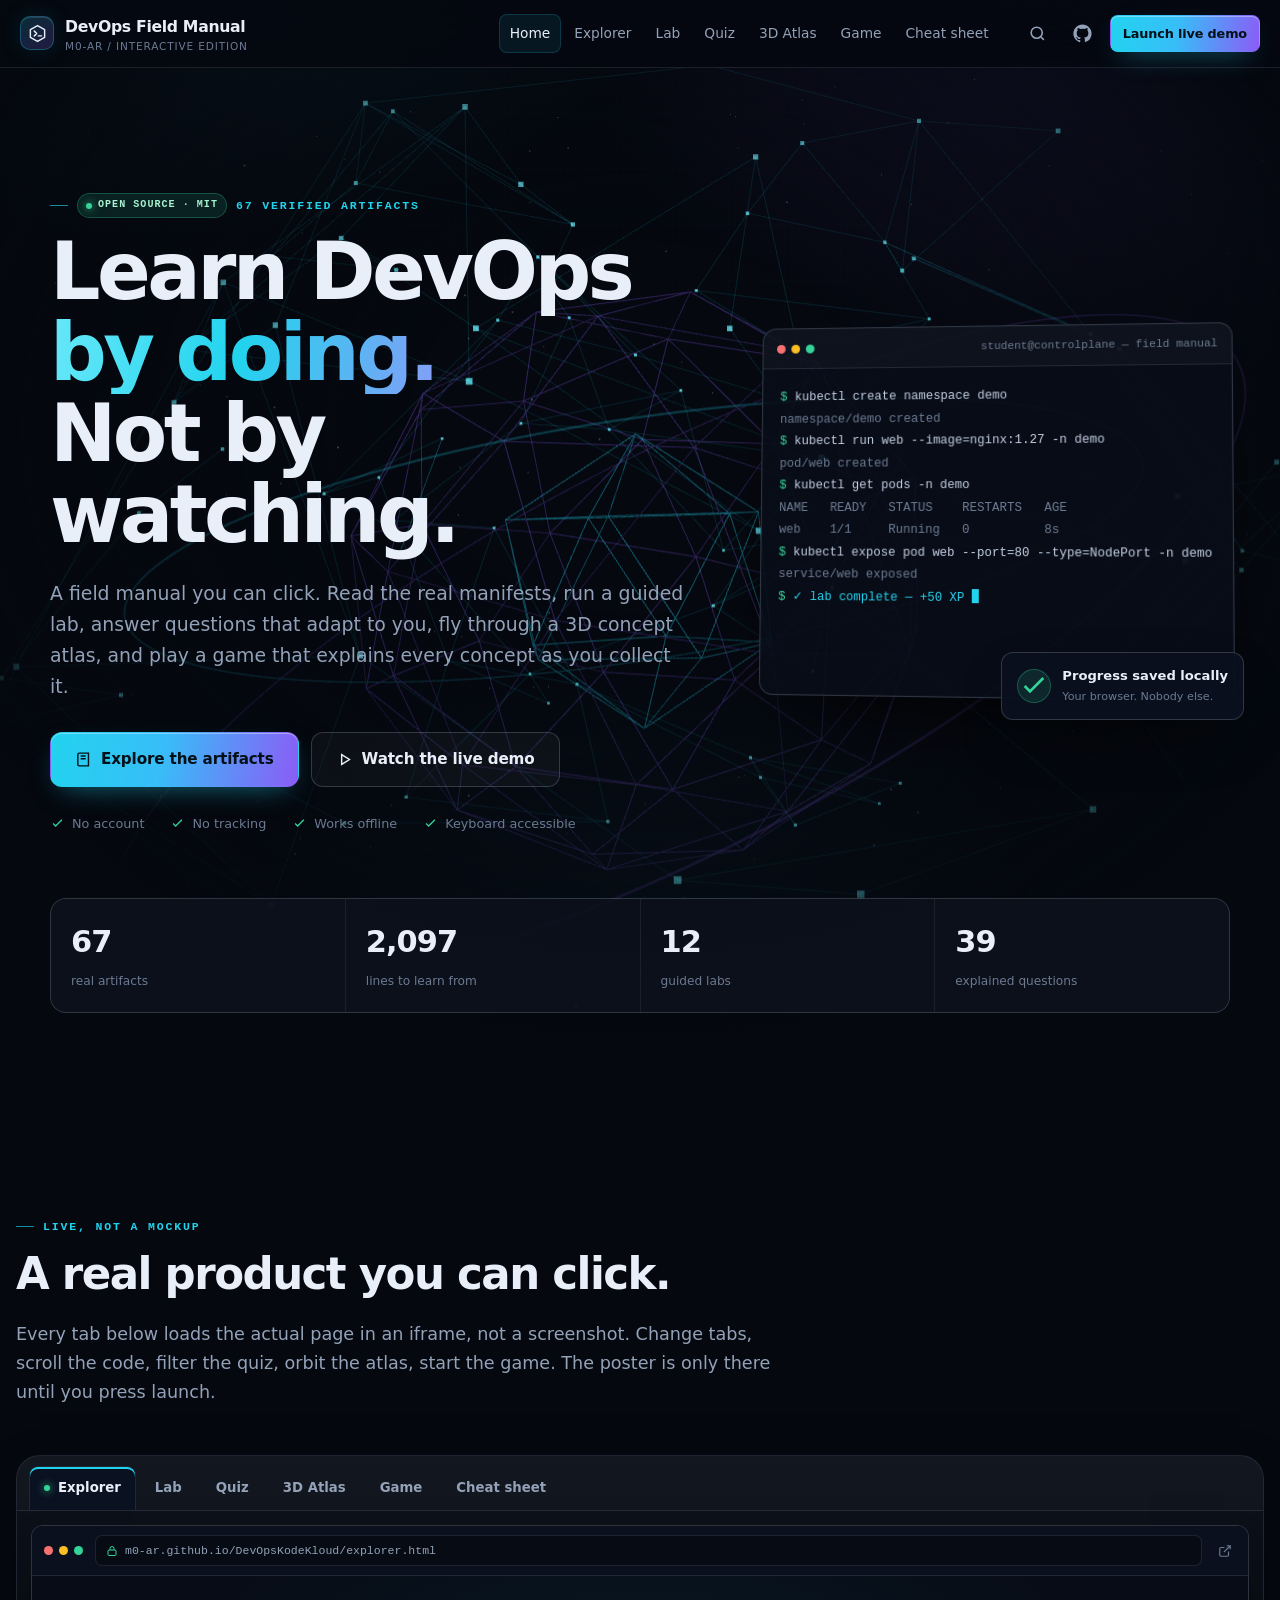
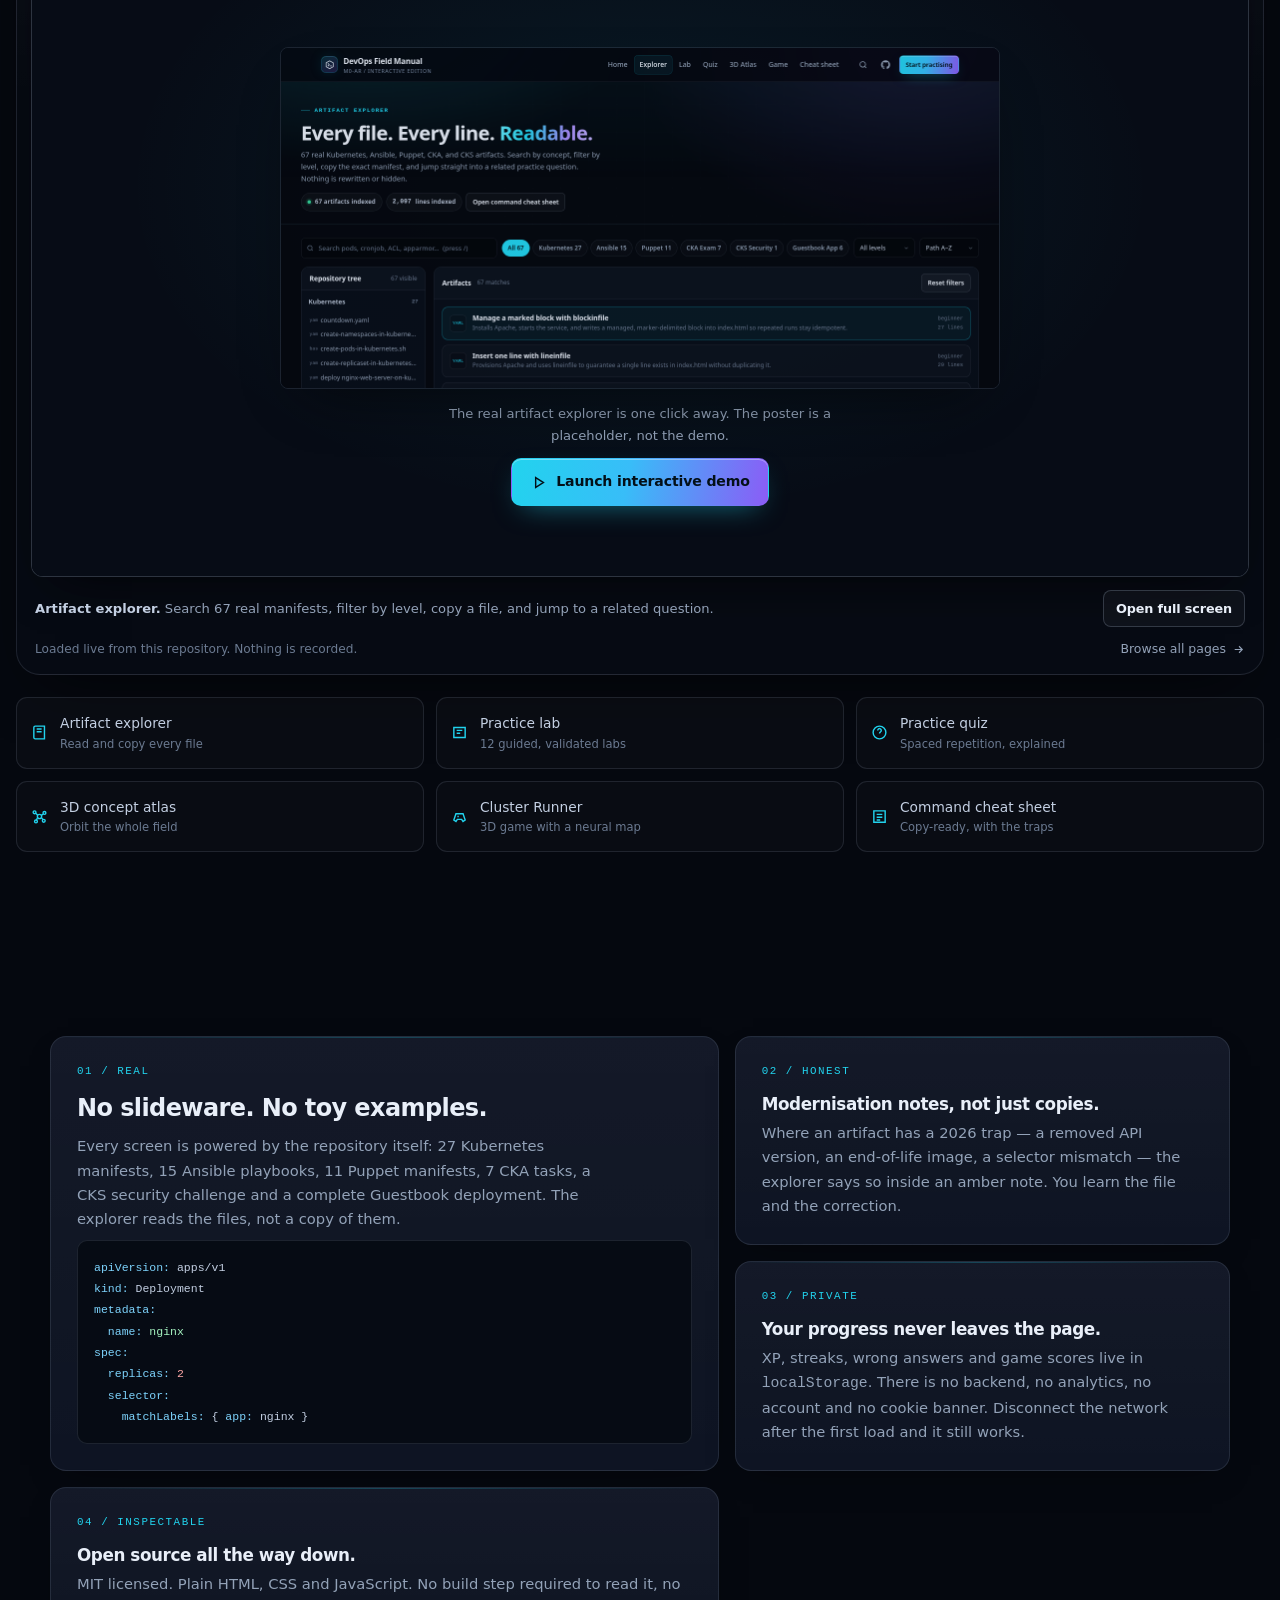
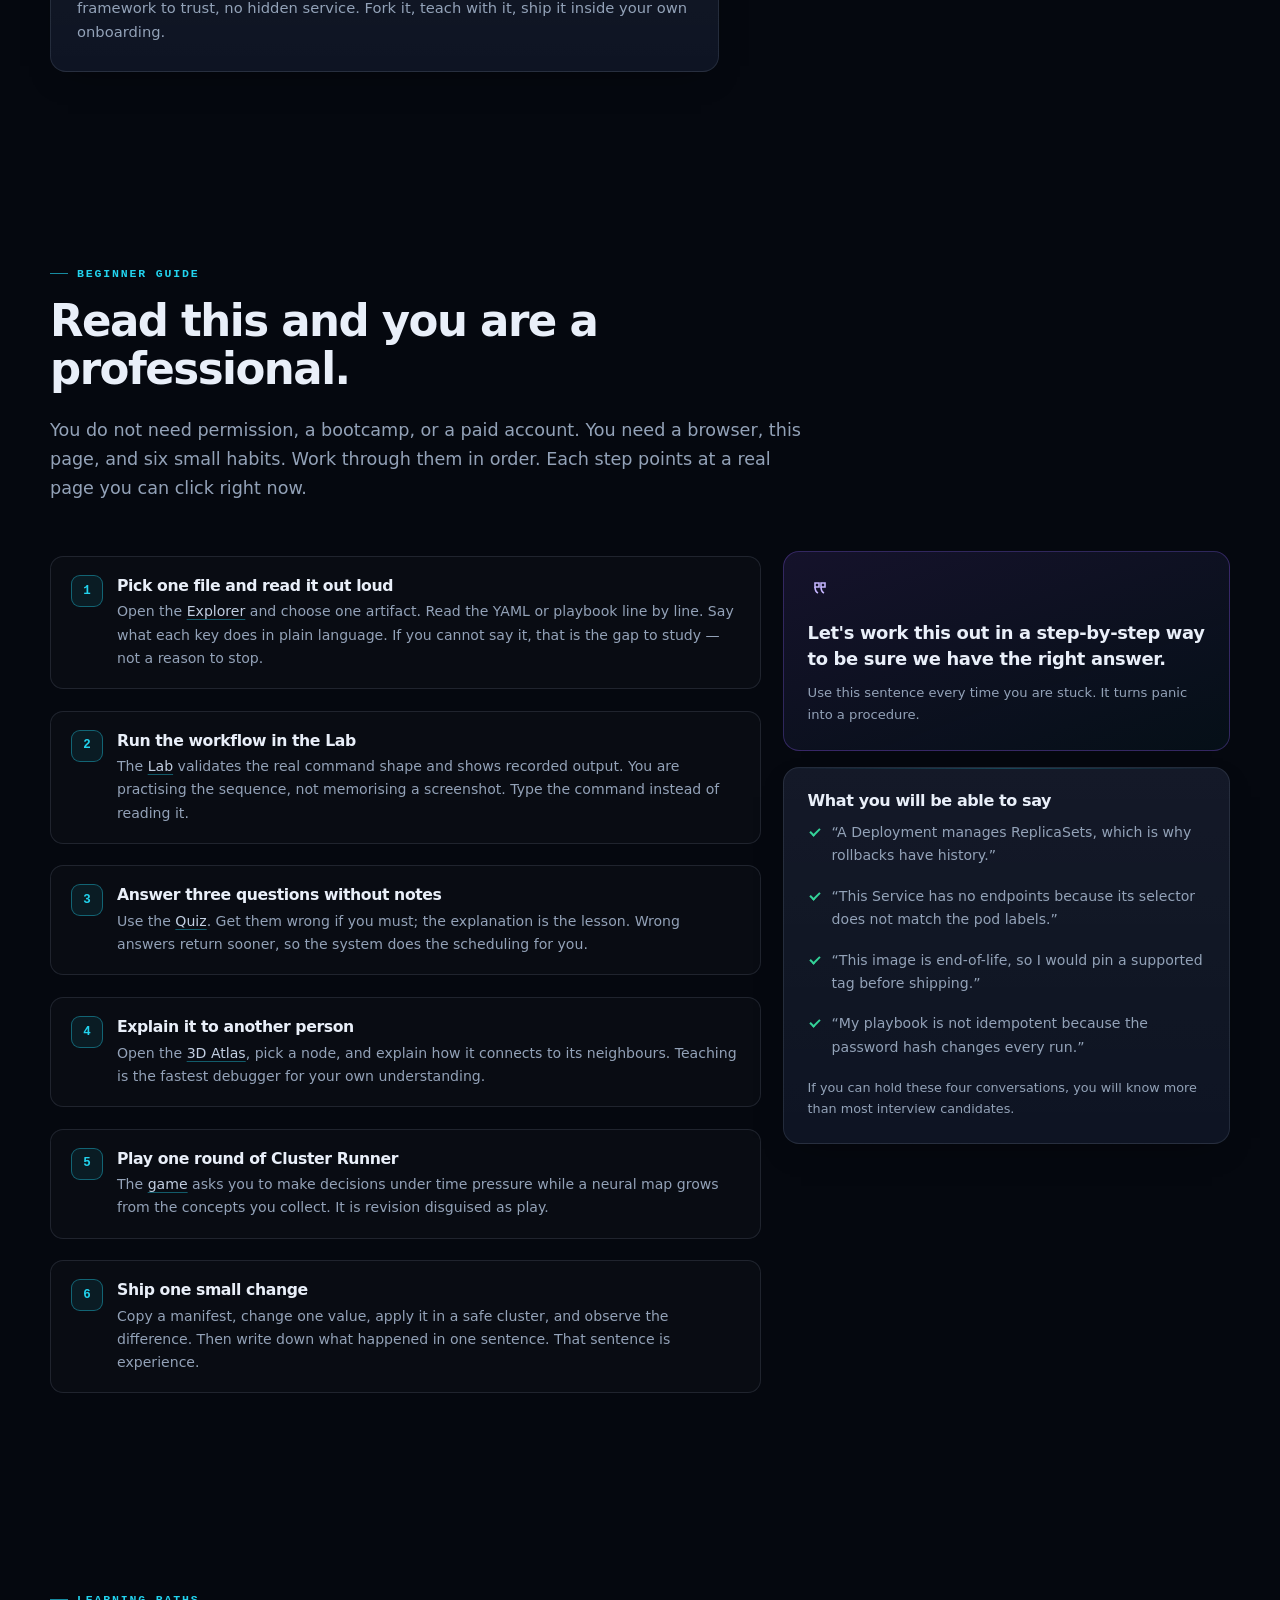
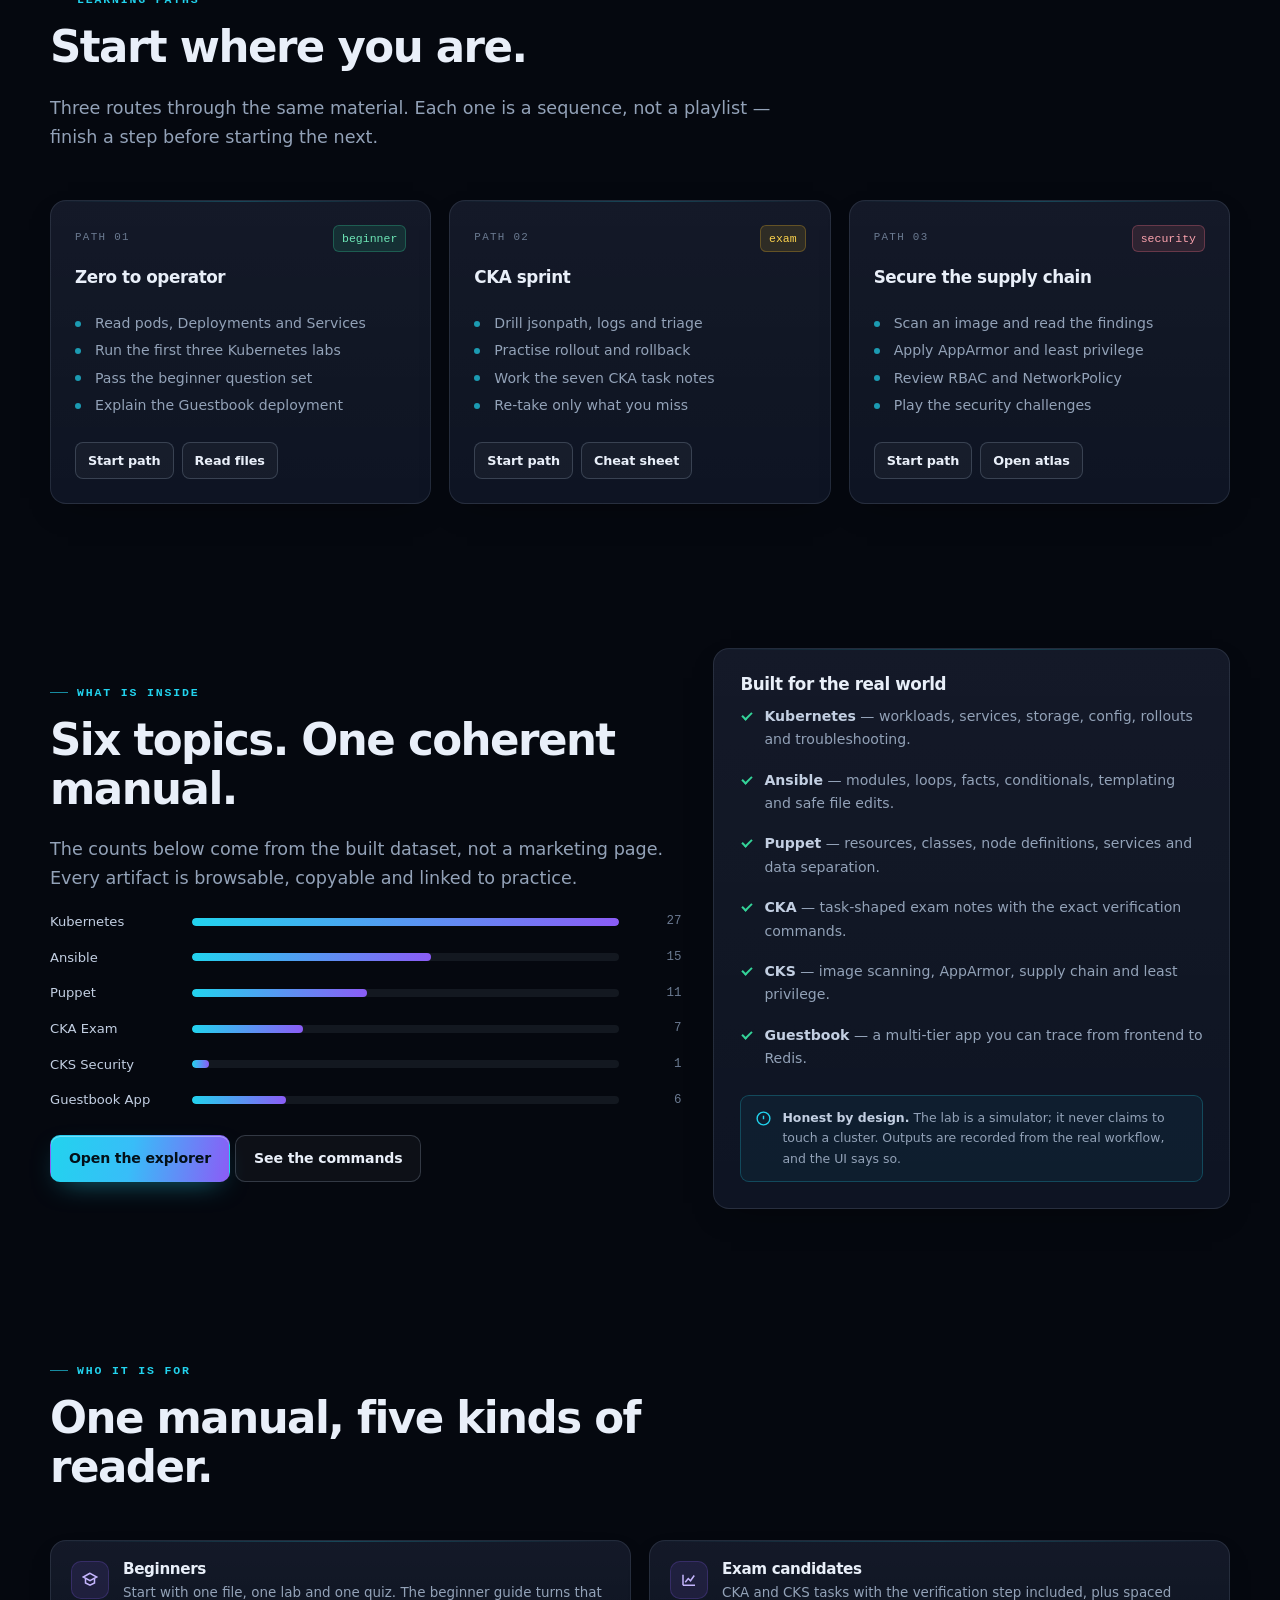
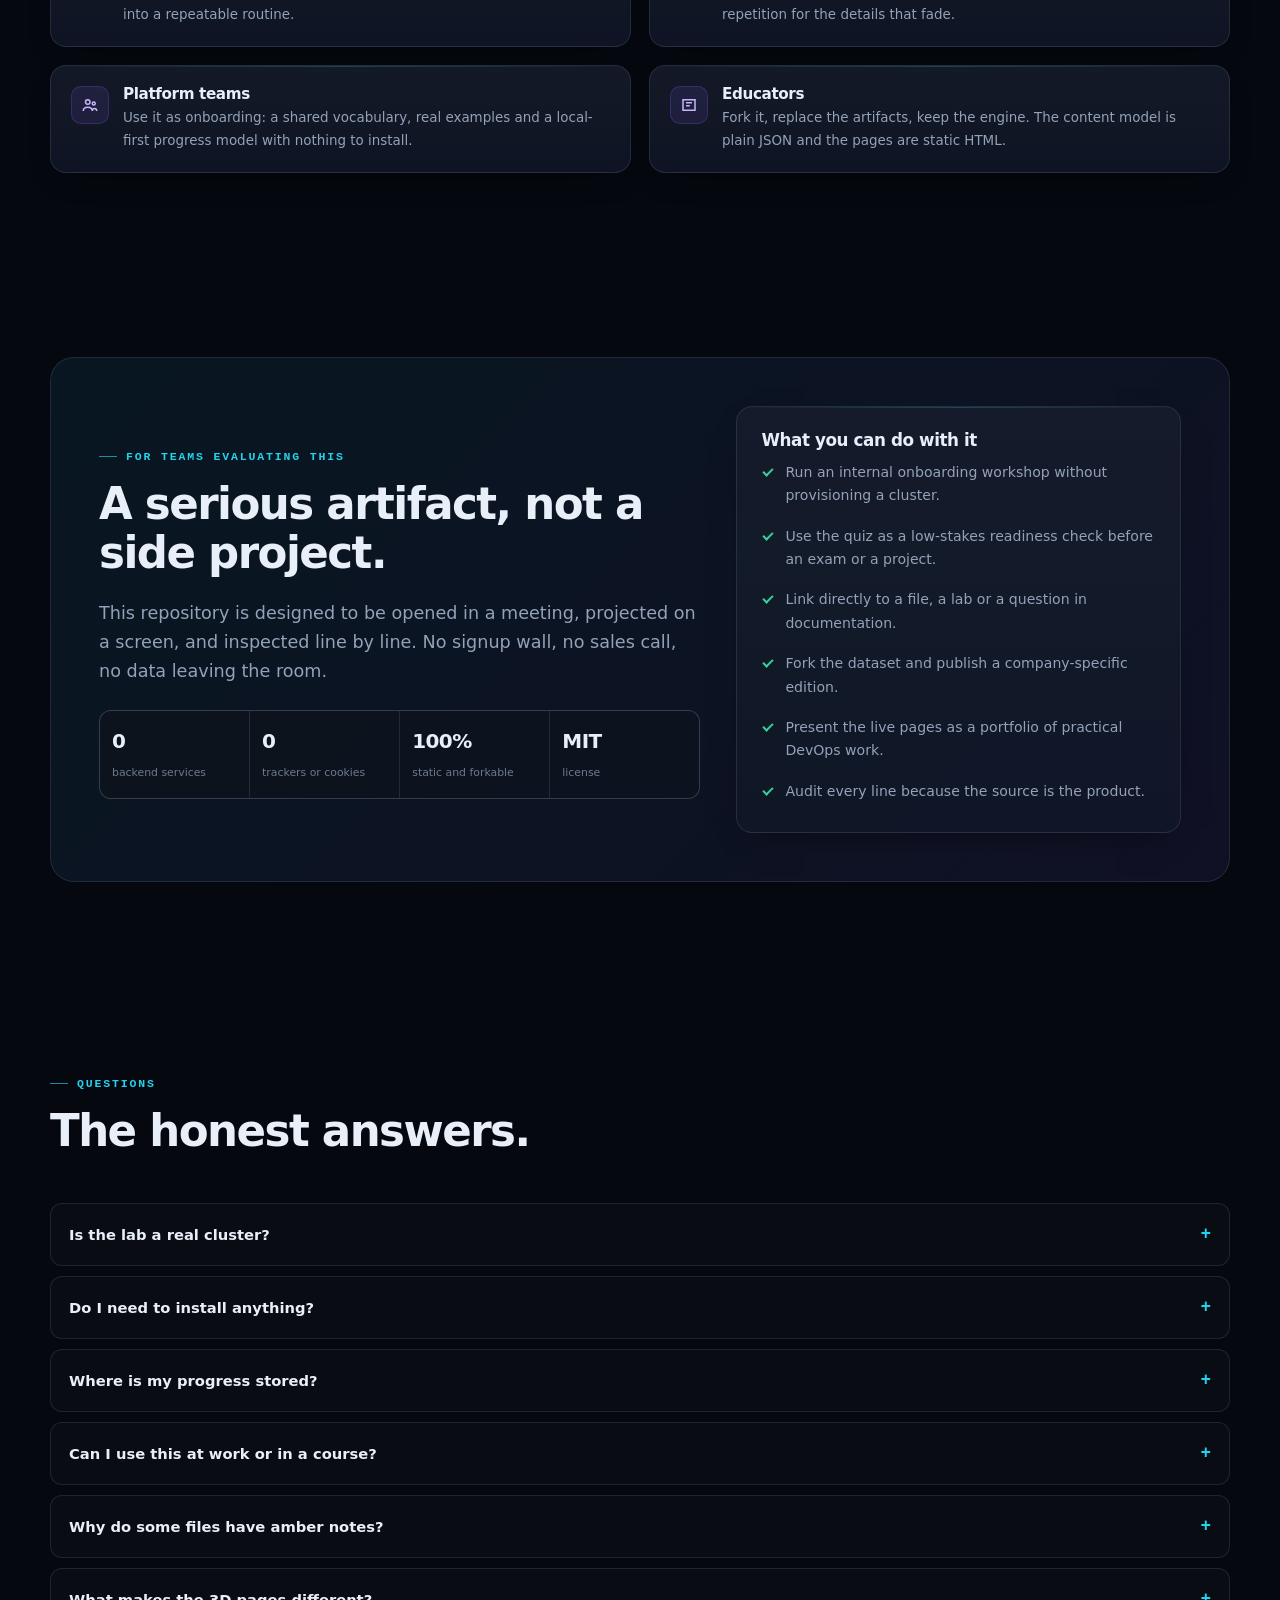
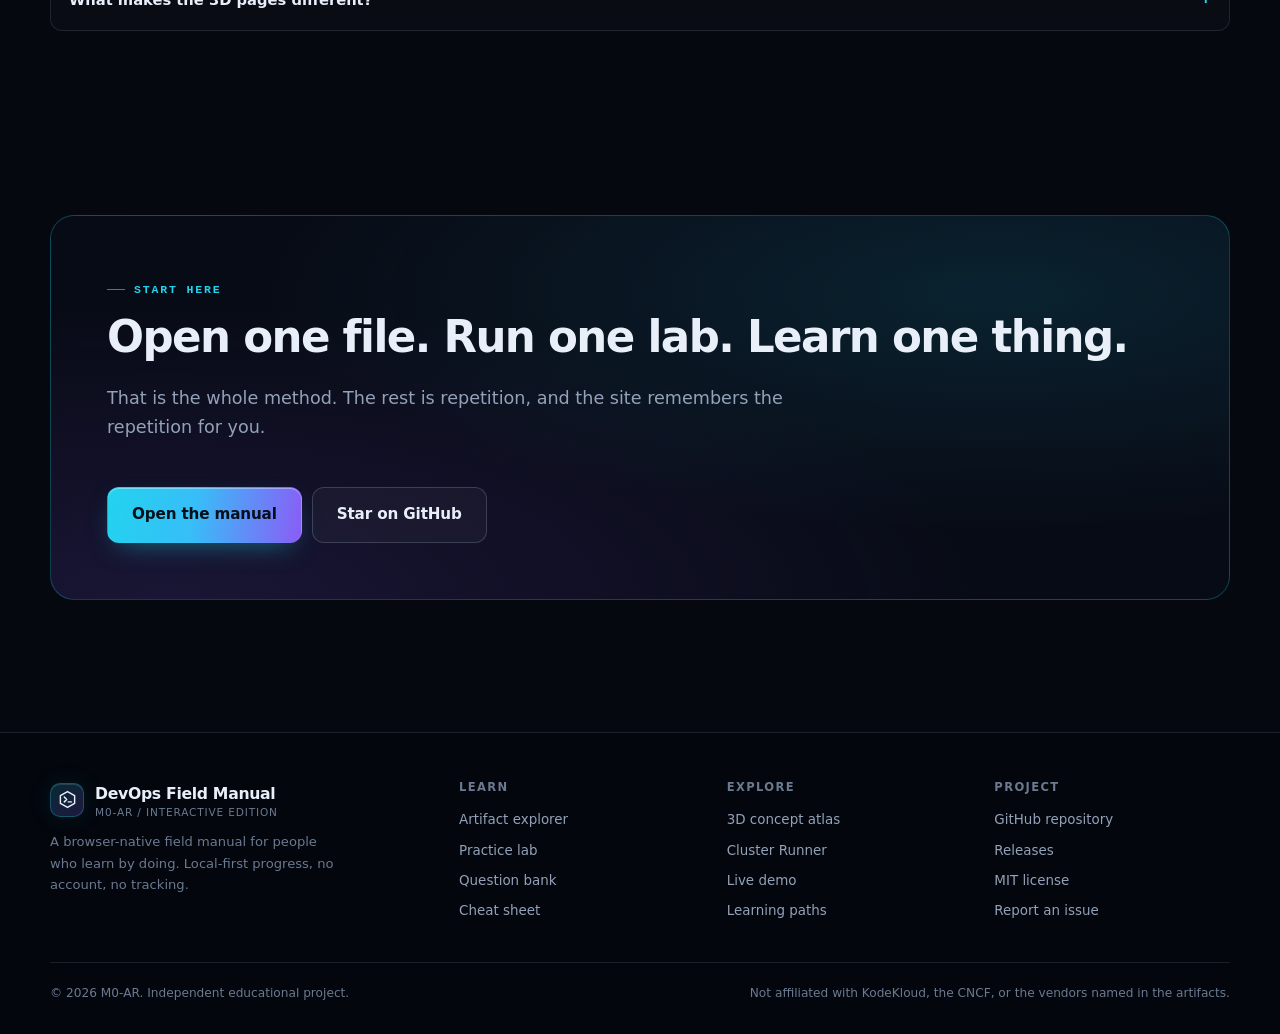
<file: docs/index.html>
<!doctype html>
<html lang="en">
<head>
<meta charset="utf-8">
<meta name="viewport" content="width=device-width, initial-scale=1">
<meta http-equiv="Content-Security-Policy" content="default-src 'self'; img-src 'self' data:; style-src 'self' 'unsafe-inline'; script-src 'self'; connect-src 'self'; font-src 'self'; frame-src 'self'; base-uri 'none'; form-action 'none'; object-src 'none'">
<title>DevOps Field Manual — Learn Kubernetes, Ansible and Puppet by doing</title>
<meta name="description" content="An interactive, open-source DevOps field manual built from 67 real Kubernetes, Ansible, Puppet, CKA and CKS artifacts. Live pages, guided labs, spaced-repetition quiz, 3D concept atlas and a game. No account, no tracking.">
<link rel="canonical" href="https://m0-ar.github.io/DevOpsKodeKloud/">
<meta property="og:type" content="website">
<meta property="og:title" content="DevOps Field Manual — Learn by doing">
<meta property="og:description" content="67 real DevOps artifacts. Live explorer, guided lab, spaced-repetition quiz, 3D atlas and a game that builds a neural map of what you learn.">
<meta property="og:url" content="https://m0-ar.github.io/DevOpsKodeKloud/">
<meta property="og:image" content="https://m0-ar.github.io/DevOpsKodeKloud/assets/img/social-preview.png">
<meta property="og:image:width" content="1200">
<meta property="og:image:height" content="630">
<meta name="twitter:card" content="summary_large_image">
<meta name="twitter:title" content="DevOps Field Manual — Learn by doing">
<meta name="twitter:description" content="67 real DevOps artifacts. Live explorer, lab, quiz, 3D atlas and game. Open source, local-first, no account.">
<meta name="twitter:image" content="https://m0-ar.github.io/DevOpsKodeKloud/assets/img/social-preview.png">
<meta name="theme-color" content="#05080f">
<link rel="icon" href="./assets/img/favicon.svg" type="image/svg+xml">
<link rel="stylesheet" href="./assets/css/site.css">
</head>
<body>
<a class="skip-link" href="#main">Skip to content</a>

<header class="site-header">
  <nav class="nav" aria-label="Primary">
    <a class="brand" href="./index.html">
      <span class="brand-mark" aria-hidden="true">
        <svg viewBox="0 0 24 24" fill="none" stroke="currentColor" stroke-width="1.8" stroke-linecap="round" stroke-linejoin="round"><path d="M12 2 21 7v10l-9 5-9-5V7l9-5Z"/><path d="m8 9 3 3-3 3"/><path d="M13 15h4"/></svg>
      </span>
      <span>DevOps Field Manual<small>M0-AR / interactive edition</small></span>
    </a>
    <button class="menu-btn" type="button" aria-label="Toggle navigation" aria-controls="nav-links" aria-expanded="false">
      <svg viewBox="0 0 24 24" fill="none" stroke="currentColor" stroke-width="2" aria-hidden="true"><path d="M4 7h16M4 12h16M4 17h16"/></svg>
    </button>
    <div class="nav-links" id="nav-links">
      <a href="./index.html" aria-current="page">Home</a>
      <a href="./explorer.html">Explorer</a>
      <a href="./lab.html">Lab</a>
      <a href="./quiz.html">Quiz</a>
      <a href="./atlas.html">3D Atlas</a>
      <a href="./game.html">Game</a>
      <a href="./cheatsheet.html">Cheat sheet</a>
    </div>
    <div class="nav-actions">
      <a class="nav-github" href="https://github.com/M0-AR/DevOpsKodeKloud" target="_blank" rel="noopener" aria-label="View source on GitHub">
        <svg viewBox="0 0 24 24" fill="currentColor" aria-hidden="true"><path d="M12 .5C5.73.5.5 5.73.5 12c0 5.08 3.29 9.39 7.86 10.91.58.11.79-.25.79-.56 0-.28-.01-1.02-.02-2-3.2.7-3.88-1.54-3.88-1.54-.53-1.33-1.28-1.69-1.28-1.69-1.05-.72.08-.71.08-.71 1.16.08 1.77 1.19 1.77 1.19 1.03 1.77 2.7 1.26 3.36.96.1-.75.4-1.26.73-1.55-2.55-.29-5.23-1.28-5.23-5.68 0-1.26.45-2.28 1.19-3.09-.12-.29-.52-1.46.11-3.05 0 0 .97-.31 3.18 1.18a11.1 11.1 0 0 1 5.79 0c2.2-1.49 3.17-1.18 3.17-1.18.63 1.59.23 2.76.11 3.05.74.81 1.19 1.83 1.19 3.09 0 4.41-2.69 5.38-5.25 5.66.41.35.78 1.05.78 2.12 0 1.53-.01 2.76-.01 3.14 0 .31.21.67.8.56A11.51 11.51 0 0 0 23.5 12C23.5 5.73 18.27.5 12 .5Z"/></svg>
      </a>
      <a class="btn btn-primary btn-sm" href="#live-demo">Launch live demo</a>
    </div>
  </nav>
</header>

<main id="main">
  <section class="hero">
    <canvas class="hero-canvas" id="hero-canvas" aria-hidden="true"></canvas>
    <div class="container">
      <div class="hero-grid">
        <div>
          <div class="eyebrow"><span class="live-badge"><i></i> open source · MIT</span> 67 verified artifacts</div>
          <h1>
            <span class="line">Learn DevOps</span>
            <span class="line gradient-text">by doing.</span>
            <span class="line">Not by watching.</span>
          </h1>
          <p class="lede">A field manual you can click. Read the real manifests, run a guided lab, answer questions that adapt to you, fly through a 3D concept atlas, and play a game that explains every concept as you collect it.</p>
          <div class="hero-actions">
            <a class="btn btn-primary btn-lg" href="./explorer.html">
              <svg viewBox="0 0 24 24" fill="none" stroke="currentColor" stroke-width="2" aria-hidden="true"><path d="M4 19.5V5a2 2 0 0 1 2-2h13v18H6a2 2 0 0 1-2-2Z"/><path d="M8 7h7M8 11h7"/></svg>
              Explore the artifacts
            </a>
            <a class="btn btn-ghost btn-lg" href="#live-demo">
              <svg viewBox="0 0 24 24" fill="none" stroke="currentColor" stroke-width="2" aria-hidden="true"><path d="m8 5 11 7-11 7V5Z"/></svg>
              Watch the live demo
            </a>
          </div>
          <div class="hero-proof">
            <span><svg viewBox="0 0 24 24" fill="none" stroke="currentColor" stroke-width="2" aria-hidden="true"><path d="m5 12 4 4 10-10"/></svg> No account</span>
            <span><svg viewBox="0 0 24 24" fill="none" stroke="currentColor" stroke-width="2" aria-hidden="true"><path d="m5 12 4 4 10-10"/></svg> No tracking</span>
            <span><svg viewBox="0 0 24 24" fill="none" stroke="currentColor" stroke-width="2" aria-hidden="true"><path d="m5 12 4 4 10-10"/></svg> Works offline</span>
            <span><svg viewBox="0 0 24 24" fill="none" stroke="currentColor" stroke-width="2" aria-hidden="true"><path d="m5 12 4 4 10-10"/></svg> Keyboard accessible</span>
          </div>
        </div>

        <div class="hero-visual">
          <div class="terminal-card" aria-label="Sample lab session">
            <div class="terminal-bar">
              <span class="dots" aria-hidden="true"><i></i><i></i><i></i></span>
              <span class="terminal-title">student@controlplane — field manual</span>
            </div>
            <div class="terminal-body" id="hero-term" aria-hidden="true">
              <div><span class="p">$</span> <span class="c">kubectl create namespace demo</span></div>
              <div class="o">namespace/demo created</div>
              <div><span class="p">$</span> <span class="c">kubectl run web --image=nginx:1.27 -n demo</span></div>
              <div class="o">pod/web created</div>
              <div><span class="p">$</span> <span class="c">kubectl get pods -n demo</span></div>
              <div class="o">NAME&nbsp;&nbsp;&nbsp;READY&nbsp;&nbsp;&nbsp;STATUS&nbsp;&nbsp;&nbsp;&nbsp;RESTARTS&nbsp;&nbsp;&nbsp;AGE</div>
              <div class="o">web&nbsp;&nbsp;&nbsp;&nbsp;1/1&nbsp;&nbsp;&nbsp;&nbsp;&nbsp;Running&nbsp;&nbsp;&nbsp;0&nbsp;&nbsp;&nbsp;&nbsp;&nbsp;&nbsp;&nbsp;&nbsp;&nbsp;&nbsp;8s</div>
              <div><span class="p">$</span> <span class="c">kubectl expose pod web --port=80 --type=NodePort -n demo</span></div>
              <div class="o">service/web exposed</div>
              <div><span class="p">$</span> <span class="hl">✓ lab complete — +50 XP</span> <span class="cursor"></span></div>
            </div>
          </div>
          <div class="hero-float">
            <span class="ring" aria-hidden="true"><svg viewBox="0 0 24 24" fill="none" stroke="currentColor" stroke-width="2"><path d="m5 12 4 4 10-10"/></svg></span>
            <div><b>Progress saved locally</b><span>Your browser. Nobody else.</span></div>
          </div>
        </div>
      </div>

      <div class="stat-strip" aria-label="Project statistics">
        <div class="stat"><b data-stat="files">67</b><span>real artifacts</span></div>
        <div class="stat"><b data-stat="lines">2,097</b><span>lines to learn from</span></div>
        <div class="stat"><b data-stat="labs">12</b><span>guided labs</span></div>
        <div class="stat"><b data-stat="questions">39</b><span>explained questions</span></div>
      </div>
    </div>
  </section>

  <section class="section demo-section" id="live-demo">
    <div class="container-wide">
      <div class="section-head">
        <div class="eyebrow">Live, not a mockup</div>
        <h2 class="h2">A real product you can click.</h2>
        <p class="lede">Every tab below loads the actual page in an iframe, not a screenshot. Change tabs, scroll the code, filter the quiz, orbit the atlas, start the game. The poster is only there until you press launch.</p>
      </div>

      <div class="demo-shell">
        <div class="demo-tabs" role="tablist" aria-label="Product screens">
          <button class="demo-tab" role="tab" id="tab-explorer" aria-controls="demo-panel" aria-selected="true" tabindex="0" data-page="explorer.html" data-title="Artifact explorer" data-url="m0-ar.github.io/DevOpsKodeKloud/explorer.html" data-poster="./assets/img/screens/explorer.png" data-caption="Search 67 real manifests, filter by level, copy a file, and jump to a related question.">
            <span class="live-dot" aria-hidden="true"></span> Explorer
          </button>
          <button class="demo-tab" role="tab" id="tab-lab" aria-controls="demo-panel" aria-selected="false" tabindex="-1" data-page="lab.html" data-title="Guided lab" data-url="m0-ar.github.io/DevOpsKodeKloud/lab.html" data-poster="./assets/img/screens/lab.png" data-caption="Type real commands into a simulator that validates each step and explains why it works.">
            Lab
          </button>
          <button class="demo-tab" role="tab" id="tab-quiz" aria-controls="demo-panel" aria-selected="false" tabindex="-1" data-page="quiz.html" data-title="Spaced-repetition quiz" data-url="m0-ar.github.io/DevOpsKodeKloud/quiz.html" data-poster="./assets/img/screens/quiz.png" data-caption="Answer explained questions. Wrong answers return sooner; correct answers return later.">
            Quiz
          </button>
          <button class="demo-tab" role="tab" id="tab-atlas" aria-controls="demo-panel" aria-selected="false" tabindex="-1" data-page="atlas.html" data-title="3D concept atlas" data-url="m0-ar.github.io/DevOpsKodeKloud/atlas.html" data-poster="./assets/img/screens/atlas.png" data-caption="Orbit a live 3D map of every concept. Click a node to read it and open the source file.">
            3D Atlas
          </button>
          <button class="demo-tab" role="tab" id="tab-game" aria-controls="demo-panel" aria-selected="false" tabindex="-1" data-page="game.html" data-title="Cluster Runner" data-url="m0-ar.github.io/DevOpsKodeKloud/game.html" data-poster="./assets/img/screens/game.png" data-caption="Fly a 3D cluster, collect concepts, answer challenges, and watch a neural map grow as you learn.">
            Game
          </button>
          <button class="demo-tab" role="tab" id="tab-cheatsheet" aria-controls="demo-panel" aria-selected="false" tabindex="-1" data-page="cheatsheet.html" data-title="Command cheat sheet" data-url="m0-ar.github.io/DevOpsKodeKloud/cheatsheet.html" data-poster="./assets/img/screens/cheatsheet.png" data-caption="Copy-ready kubectl, Ansible, Puppet and security commands with notes on the traps.">
            Cheat sheet
          </button>
        </div>

        <div class="demo-body">
          <div class="browser">
            <div class="browser-bar">
              <span class="dots" aria-hidden="true"><i></i><i></i><i></i></span>
              <div class="browser-url">
                <svg viewBox="0 0 24 24" fill="none" stroke="currentColor" stroke-width="2" aria-hidden="true"><rect x="4" y="10" width="16" height="11" rx="2"/><path d="M8 10V7a4 4 0 0 1 8 0v3"/></svg>
                <span id="demo-url">m0-ar.github.io/DevOpsKodeKloud/explorer.html</span>
              </div>
              <div class="browser-actions">
                <a id="demo-open" href="./explorer.html" aria-label="Open this page full screen" title="Open full screen">
                  <svg viewBox="0 0 24 24" fill="none" stroke="currentColor" stroke-width="2" aria-hidden="true"><path d="M15 3h6v6M10 14 21 3M18 13v6a2 2 0 0 1-2 2H5a2 2 0 0 1-2-2V8a2 2 0 0 1 2-2h6"/></svg>
                </a>
              </div>
            </div>

            <div class="browser-viewport">
              <div id="demo-panel" role="tabpanel" aria-labelledby="tab-explorer" tabindex="0">
                <div class="demo-poster" id="demo-poster">
                  <img id="demo-poster-img" src="./assets/img/screens/explorer.png" alt="Screenshot of the artifact explorer page" width="1440" height="900" loading="lazy">
                  <div>
                    <p id="demo-poster-text">The real explorer is one click away. The poster is a placeholder, not the demo.</p>
                    <button class="btn btn-primary" type="button" id="demo-launch">
                      <svg viewBox="0 0 24 24" fill="none" stroke="currentColor" stroke-width="2" aria-hidden="true"><path d="m8 5 11 7-11 7V5Z"/></svg>
                      Launch interactive demo
                    </button>
                  </div>
                </div>
                <div class="demo-loading" id="demo-loading" aria-hidden="true">
                  <div><div class="spinner"></div><p>Loading the real page…</p></div>
                </div>
              </div>
            </div>
          </div>

          <div class="demo-caption">
            <p id="demo-caption"><strong>Artifact explorer.</strong> Search 67 real manifests, filter by level, copy a file, and jump to a related question.</p>
            <div class="demo-links">
              <a class="btn btn-ghost btn-sm" id="demo-full" href="./explorer.html">Open full screen</a>
            </div>
          </div>
          <div class="demo-foot">
            <span class="faint" style="font-size:0.76rem">Loaded live from this repository. Nothing is recorded.</span>
            <a href="#pages">Browse all pages
              <svg viewBox="0 0 24 24" fill="none" stroke="currentColor" stroke-width="2" aria-hidden="true"><path d="M5 12h14M13 6l6 6-6 6"/></svg>
            </a>
          </div>
        </div>
      </div>

      <div class="page-index-grid" id="pages">
        <a class="page-link" href="./explorer.html"><svg viewBox="0 0 24 24" fill="none" stroke="currentColor" stroke-width="2" aria-hidden="true"><path d="M4 19.5V5a2 2 0 0 1 2-2h13v18H6a2 2 0 0 1-2-2Z"/><path d="M8 7h7M8 11h7"/></svg><span>Artifact explorer<small>Read and copy every file</small></span></a>
        <a class="page-link" href="./lab.html"><svg viewBox="0 0 24 24" fill="none" stroke="currentColor" stroke-width="2" aria-hidden="true"><path d="M8 9h8M8 13h5"/><path d="M4 5h16v14H4z"/></svg><span>Practice lab<small>12 guided, validated labs</small></span></a>
        <a class="page-link" href="./quiz.html"><svg viewBox="0 0 24 24" fill="none" stroke="currentColor" stroke-width="2" aria-hidden="true"><circle cx="12" cy="12" r="9"/><path d="M9.5 9a2.5 2.5 0 1 1 4 2c-.9.6-1.5 1.2-1.5 2.5"/><path d="M12 17h.01"/></svg><span>Practice quiz<small>Spaced repetition, explained</small></span></a>
        <a class="page-link" href="./atlas.html"><svg viewBox="0 0 24 24" fill="none" stroke="currentColor" stroke-width="2" aria-hidden="true"><circle cx="12" cy="12" r="3"/><circle cx="5" cy="6" r="2"/><circle cx="19" cy="7" r="2"/><circle cx="7" cy="19" r="2"/><circle cx="18" cy="18" r="2"/><path d="M9.5 10 6.5 7.5M14.5 10.5l3-2M9 14l-1.5 3.5M15 14l2 2.5"/></svg><span>3D concept atlas<small>Orbit the whole field</small></span></a>
        <a class="page-link" href="./game.html"><svg viewBox="0 0 24 24" fill="none" stroke="currentColor" stroke-width="2" aria-hidden="true"><path d="M7 8h10l3 9-3 2-2-3H9l-2 3-3-2 3-9Z"/><path d="M9 12h2M10 11v2M15 12h.01M17 14h.01"/></svg><span>Cluster Runner<small>3D game with a neural map</small></span></a>
        <a class="page-link" href="./cheatsheet.html"><svg viewBox="0 0 24 24" fill="none" stroke="currentColor" stroke-width="2" aria-hidden="true"><path d="M4 4h16v16H4z"/><path d="M8 9h8M8 13h8M8 17h5"/></svg><span>Command cheat sheet<small>Copy-ready, with the traps</small></span></a>
      </div>
    </div>
  </section>

  <section class="section section-tight">
    <div class="container">
      <div class="bento">
        <article class="card feature-card bento-main reveal">
          <span class="num">01 / REAL</span>
          <h2 class="h3">No slideware. No toy examples.</h2>
          <p>Every screen is powered by the repository itself: 27 Kubernetes manifests, 15 Ansible playbooks, 11 Puppet manifests, 7 CKA tasks, a CKS security challenge and a complete Guestbook deployment. The explorer reads the files, not a copy of them.</p>
          <div class="bento-code" aria-hidden="true">
            <div><span class="tok-key">apiVersion:</span> apps/v1</div>
            <div><span class="tok-key">kind:</span> Deployment</div>
            <div><span class="tok-key">metadata:</span></div>
            <div>&nbsp;&nbsp;<span class="tok-key">name:</span> <span class="tok-str">nginx</span></div>
            <div><span class="tok-key">spec:</span></div>
            <div>&nbsp;&nbsp;<span class="tok-key">replicas:</span> <span class="tok-num">2</span></div>
            <div>&nbsp;&nbsp;<span class="tok-key">selector:</span></div>
            <div>&nbsp;&nbsp;&nbsp;&nbsp;<span class="tok-key">matchLabels:</span> { <span class="tok-key">app:</span> nginx }</div>
          </div>
        </article>

        <article class="card feature-card reveal">
          <span class="num">02 / HONEST</span>
          <h3>Modernisation notes, not just copies.</h3>
          <p>Where an artifact has a 2026 trap — a removed API version, an end-of-life image, a selector mismatch — the explorer says so inside an amber note. You learn the file and the correction.</p>
        </article>

        <article class="card feature-card reveal">
          <span class="num">03 / PRIVATE</span>
          <h3>Your progress never leaves the page.</h3>
          <p>XP, streaks, wrong answers and game scores live in <code>localStorage</code>. There is no backend, no analytics, no account and no cookie banner. Disconnect the network after the first load and it still works.</p>
        </article>

        <article class="card feature-card reveal">
          <span class="num">04 / INSPECTABLE</span>
          <h3>Open source all the way down.</h3>
          <p>MIT licensed. Plain HTML, CSS and JavaScript. No build step required to read it, no framework to trust, no hidden service. Fork it, teach with it, ship it inside your own onboarding.</p>
        </article>
      </div>
    </div>
  </section>

  <section class="section" id="beginner-guide">
    <div class="container">
      <div class="section-head">
        <div class="eyebrow">Beginner guide</div>
        <h2 class="h2">Read this and you are a professional.</h2>
        <p class="lede">You do not need permission, a bootcamp, or a paid account. You need a browser, this page, and six small habits. Work through them in order. Each step points at a real page you can click right now.</p>
      </div>

      <div class="guide-grid">
        <ol class="step-list">
          <li>
            <span class="step-n">1</span>
            <div><h3>Pick one file and read it out loud</h3><p>Open the <a href="./explorer.html">Explorer</a> and choose one artifact. Read the YAML or playbook line by line. Say what each key does in plain language. If you cannot say it, that is the gap to study — not a reason to stop.</p></div>
          </li>
          <li>
            <span class="step-n">2</span>
            <div><h3>Run the workflow in the Lab</h3><p>The <a href="./lab.html">Lab</a> validates the real command shape and shows recorded output. You are practising the sequence, not memorising a screenshot. Type the command instead of reading it.</p></div>
          </li>
          <li>
            <span class="step-n">3</span>
            <div><h3>Answer three questions without notes</h3><p>Use the <a href="./quiz.html">Quiz</a>. Get them wrong if you must; the explanation is the lesson. Wrong answers return sooner, so the system does the scheduling for you.</p></div>
          </li>
          <li>
            <span class="step-n">4</span>
            <div><h3>Explain it to another person</h3><p>Open the <a href="./atlas.html">3D Atlas</a>, pick a node, and explain how it connects to its neighbours. Teaching is the fastest debugger for your own understanding.</p></div>
          </li>
          <li>
            <span class="step-n">5</span>
            <div><h3>Play one round of Cluster Runner</h3><p>The <a href="./game.html">game</a> asks you to make decisions under time pressure while a neural map grows from the concepts you collect. It is revision disguised as play.</p></div>
          </li>
          <li>
            <span class="step-n">6</span>
            <div><h3>Ship one small change</h3><p>Copy a manifest, change one value, apply it in a safe cluster, and observe the difference. Then write down what happened in one sentence. That sentence is experience.</p></div>
          </li>
        </ol>

        <aside class="guide-aside">
          <div class="quote-card">
            <svg viewBox="0 0 24 24" fill="none" stroke="currentColor" stroke-width="1.6" aria-hidden="true"><path d="M7 7h4v4H7zM13 7h4v4h-4z"/><path d="M7 11c0 3 1 5 3 6M13 11c0 3 1 5 3 6"/></svg>
            <blockquote>Let's work this out in a step-by-step way to be sure we have the right answer.</blockquote>
            <p>Use this sentence every time you are stuck. It turns panic into a procedure.</p>
          </div>
          <div class="card guide-card">
            <h3>What you will be able to say</h3>
            <ul class="check-list">
              <li>“A Deployment manages ReplicaSets, which is why rollbacks have history.”</li>
              <li>“This Service has no endpoints because its selector does not match the pod labels.”</li>
              <li>“This image is end-of-life, so I would pin a supported tag before shipping.”</li>
              <li>“My playbook is not idempotent because the password hash changes every run.”</li>
            </ul>
            <p class="faint" style="font-size:0.8rem;margin:14px 0 0">If you can hold these four conversations, you will know more than most interview candidates.</p>
          </div>
        </aside>
      </div>
    </div>
  </section>

  <section class="section section-tight" id="learning-paths">
    <div class="container">
      <div class="section-head">
        <div class="eyebrow">Learning paths</div>
        <h2 class="h2">Start where you are.</h2>
        <p class="lede">Three routes through the same material. Each one is a sequence, not a playlist — finish a step before starting the next.</p>
      </div>
      <div class="grid grid-3">
        <article class="card path-card card-hover reveal">
          <div class="path-top"><span class="path-step">Path 01</span><span class="tag level-beginner">beginner</span></div>
          <h3>Zero to operator</h3>
          <ul>
            <li>Read pods, Deployments and Services</li>
            <li>Run the first three Kubernetes labs</li>
            <li>Pass the beginner question set</li>
            <li>Explain the Guestbook deployment</li>
          </ul>
          <div class="path-foot"><a class="btn btn-ghost btn-sm" href="./lab.html?lab=first-contact">Start path</a><a class="btn btn-ghost btn-sm" href="./explorer.html">Read files</a></div>
        </article>
        <article class="card path-card card-hover reveal">
          <div class="path-top"><span class="path-step">Path 02</span><span class="tag level-intermediate">exam</span></div>
          <h3>CKA sprint</h3>
          <ul>
            <li>Drill jsonpath, logs and triage</li>
            <li>Practise rollout and rollback</li>
            <li>Work the seven CKA task notes</li>
            <li>Re-take only what you miss</li>
          </ul>
          <div class="path-foot"><a class="btn btn-ghost btn-sm" href="./quiz.html?topic=exam">Start path</a><a class="btn btn-ghost btn-sm" href="./cheatsheet.html#cheat-cka">Cheat sheet</a></div>
        </article>
        <article class="card path-card card-hover reveal">
          <div class="path-top"><span class="path-step">Path 03</span><span class="tag level-advanced">security</span></div>
          <h3>Secure the supply chain</h3>
          <ul>
            <li>Scan an image and read the findings</li>
            <li>Apply AppArmor and least privilege</li>
            <li>Review RBAC and NetworkPolicy</li>
            <li>Play the security challenges</li>
          </ul>
          <div class="path-foot"><a class="btn btn-ghost btn-sm" href="./quiz.html?topic=security">Start path</a><a class="btn btn-ghost btn-sm" href="./atlas.html">Open atlas</a></div>
        </article>
      </div>
    </div>
  </section>

  <section class="section section-tight" id="inside">
    <div class="container">
      <div class="inside-grid">
        <div>
          <div class="eyebrow">What is inside</div>
          <h2 class="h2">Six topics. One coherent manual.</h2>
          <p class="lede">The counts below come from the built dataset, not a marketing page. Every artifact is browsable, copyable and linked to practice.</p>
          <div class="coverage" id="coverage" aria-label="Coverage by category"></div>
          <div class="page-actions" style="margin-top:24px">
            <a class="btn btn-primary" href="./explorer.html">Open the explorer</a>
            <a class="btn btn-ghost" href="./cheatsheet.html">See the commands</a>
          </div>
        </div>
        <div class="card inside-card">
          <h3>Built for the real world</h3>
          <ul class="check-list">
            <li><b>Kubernetes</b> — workloads, services, storage, config, rollouts and troubleshooting.</li>
            <li><b>Ansible</b> — modules, loops, facts, conditionals, templating and safe file edits.</li>
            <li><b>Puppet</b> — resources, classes, node definitions, services and data separation.</li>
            <li><b>CKA</b> — task-shaped exam notes with the exact verification commands.</li>
            <li><b>CKS</b> — image scanning, AppArmor, supply chain and least privilege.</li>
            <li><b>Guestbook</b> — a multi-tier app you can trace from frontend to Redis.</li>
          </ul>
          <div class="inside-note">
            <svg viewBox="0 0 24 24" fill="none" stroke="currentColor" stroke-width="2" aria-hidden="true"><circle cx="12" cy="12" r="9"/><path d="M12 8v5M12 16h.01"/></svg>
            <p><b>Honest by design.</b> The lab is a simulator; it never claims to touch a cluster. Outputs are recorded from the real workflow, and the UI says so.</p>
          </div>
        </div>
      </div>
    </div>
  </section>

  <section class="section section-tight" id="audience">
    <div class="container">
      <div class="section-head">
        <div class="eyebrow">Who it is for</div>
        <h2 class="h2">One manual, five kinds of reader.</h2>
      </div>
      <div class="grid grid-2">
        <article class="card audience-card reveal"><span class="who" aria-hidden="true"><svg viewBox="0 0 24 24" fill="none" stroke="currentColor" stroke-width="2"><path d="M12 3 3 8l9 5 9-5-9-5Z"/><path d="M6 10v6l6 3 6-3v-6"/></svg></span><div><h3>Beginners</h3><p>Start with one file, one lab and one quiz. The beginner guide turns that into a repeatable routine.</p></div></article>
        <article class="card audience-card reveal"><span class="who" aria-hidden="true"><svg viewBox="0 0 24 24" fill="none" stroke="currentColor" stroke-width="2"><path d="M4 19V5M4 19h16"/><path d="m7 15 4-5 3 3 5-7"/></svg></span><div><h3>Exam candidates</h3><p>CKA and CKS tasks with the verification step included, plus spaced repetition for the details that fade.</p></div></article>
        <article class="card audience-card reveal"><span class="who" aria-hidden="true"><svg viewBox="0 0 24 24" fill="none" stroke="currentColor" stroke-width="2"><circle cx="9" cy="8" r="3"/><circle cx="17" cy="10" r="2"/><path d="M3 20c0-3 2.5-5 6-5s6 2 6 5M15 20c0-2 1-3.5 3-3.5s3 1.5 3 3.5"/></svg></span><div><h3>Platform teams</h3><p>Use it as onboarding: a shared vocabulary, real examples and a local-first progress model with nothing to install.</p></div></article>
        <article class="card audience-card reveal"><span class="who" aria-hidden="true"><svg viewBox="0 0 24 24" fill="none" stroke="currentColor" stroke-width="2"><path d="M4 5h16v14H4z"/><path d="M8 9h8M8 13h5"/></svg></span><div><h3>Educators</h3><p>Fork it, replace the artifacts, keep the engine. The content model is plain JSON and the pages are static HTML.</p></div></article>
      </div>
    </div>
  </section>

  <section class="section" id="teams">
    <div class="container">
      <div class="teams-shell">
        <div>
          <div class="eyebrow">For teams evaluating this</div>
          <h2 class="h2">A serious artifact, not a side project.</h2>
          <p class="lede">This repository is designed to be opened in a meeting, projected on a screen, and inspected line by line. No signup wall, no sales call, no data leaving the room.</p>
          <div class="metric-row">
            <div class="metric"><b>0</b><span>backend services</span></div>
            <div class="metric"><b>0</b><span>trackers or cookies</span></div>
            <div class="metric"><b>100%</b><span>static and forkable</span></div>
            <div class="metric"><b>MIT</b><span>license</span></div>
          </div>
        </div>
        <div class="card teams-card">
          <h3>What you can do with it</h3>
          <ul class="check-list">
            <li>Run an internal onboarding workshop without provisioning a cluster.</li>
            <li>Use the quiz as a low-stakes readiness check before an exam or a project.</li>
            <li>Link directly to a file, a lab or a question in documentation.</li>
            <li>Fork the dataset and publish a company-specific edition.</li>
            <li>Present the live pages as a portfolio of practical DevOps work.</li>
            <li>Audit every line because the source is the product.</li>
          </ul>
        </div>
      </div>
    </div>
  </section>

  <section class="section section-tight" id="faq">
    <div class="container">
      <div class="section-head"><div class="eyebrow">Questions</div><h2 class="h2">The honest answers.</h2></div>
      <div class="faq">
        <details><summary>Is the lab a real cluster?</summary><p>No. It is a browser simulator with recorded output and local validation. That is a deliberate safety choice: you can practise destructive-looking commands without a cloud bill or a broken environment. Every lab says this in the terminal header.</p></details>
        <details><summary>Do I need to install anything?</summary><p>Not to use the site. Open the live demo, or open <code>docs/index.html</code> in a browser. If you want the exact same local server, run <code>python3 -m http.server</code> inside <code>docs</code>.</p></details>
        <details><summary>Where is my progress stored?</summary><p>In your browser's <code>localStorage</code>, under a single key. Clearing site data resets it. Nothing is sent anywhere, because there is nowhere to send it.</p></details>
        <details><summary>Can I use this at work or in a course?</summary><p>Yes. It is MIT licensed. Attribution is appreciated but not required. Do not imply endorsement by KodeKloud, the CNCF, or the vendors named inside the artifacts.</p></details>
        <details><summary>Why do some files have amber notes?</summary><p>Because the repository is honest about age. A manifest can be a great teaching example and still contain a removed API version, an end-of-life image, or a selector mismatch. The note explains what to change before production.</p></details>
        <details><summary>What makes the 3D pages different?</summary><p>They are real WebGL scenes, not videos. The atlas is generated from the artifact dataset; the game builds a visible neural map from the concepts you collect. Both pause when the tab is hidden and respect reduced-motion settings.</p></details>
      </div>
    </div>
  </section>

  <section class="section">
    <div class="container">
      <div class="cta-shell">
        <div>
          <div class="eyebrow">Start here</div>
          <h2 class="h2">Open one file. Run one lab. Learn one thing.</h2>
          <p class="lede">That is the whole method. The rest is repetition, and the site remembers the repetition for you.</p>
        </div>
        <div class="cta-actions">
          <a class="btn btn-primary btn-lg" href="./explorer.html">Open the manual</a>
          <a class="btn btn-ghost btn-lg" href="https://github.com/M0-AR/DevOpsKodeKloud" target="_blank" rel="noopener">Star on GitHub</a>
        </div>
      </div>
    </div>
  </section>
</main>

<footer class="site-footer">
  <div class="container">
    <div class="footer-grid">
      <div class="footer-brand">
        <a class="brand" href="./index.html"><span class="brand-mark" aria-hidden="true"><svg viewBox="0 0 24 24" fill="none" stroke="currentColor" stroke-width="1.8" stroke-linecap="round" stroke-linejoin="round"><path d="M12 2 21 7v10l-9 5-9-5V7l9-5Z"/><path d="m8 9 3 3-3 3"/><path d="M13 15h4"/></svg></span><span>DevOps Field Manual<small>M0-AR / interactive edition</small></span></a>
        <p>A browser-native field manual for people who learn by doing. Local-first progress, no account, no tracking.</p>
      </div>
      <div class="footer-col"><h4>Learn</h4><a href="./explorer.html">Artifact explorer</a><a href="./lab.html">Practice lab</a><a href="./quiz.html">Question bank</a><a href="./cheatsheet.html">Cheat sheet</a></div>
      <div class="footer-col"><h4>Explore</h4><a href="./atlas.html">3D concept atlas</a><a href="./game.html">Cluster Runner</a><a href="./index.html#live-demo">Live demo</a><a href="./index.html#learning-paths">Learning paths</a></div>
      <div class="footer-col"><h4>Project</h4><a href="https://github.com/M0-AR/DevOpsKodeKloud" target="_blank" rel="noopener">GitHub repository</a><a href="https://github.com/M0-AR/DevOpsKodeKloud/releases" target="_blank" rel="noopener">Releases</a><a href="https://github.com/M0-AR/DevOpsKodeKloud/blob/master/LICENSE" target="_blank" rel="noopener">MIT license</a><a href="https://github.com/M0-AR/DevOpsKodeKloud/issues" target="_blank" rel="noopener">Report an issue</a></div>
    </div>
    <div class="footer-bottom"><span>© <span data-year>2026</span> M0-AR. Independent educational project.</span><span>Not affiliated with KodeKloud, the CNCF, or the vendors named in the artifacts.</span></div>
  </div>
</footer>

<script src="./assets/js/site.js" defer></script>
<script src="./assets/js/index.js" defer></script>
<script type="module" src="./assets/js/hero3d.js"></script>
</body>
</html>
</file>
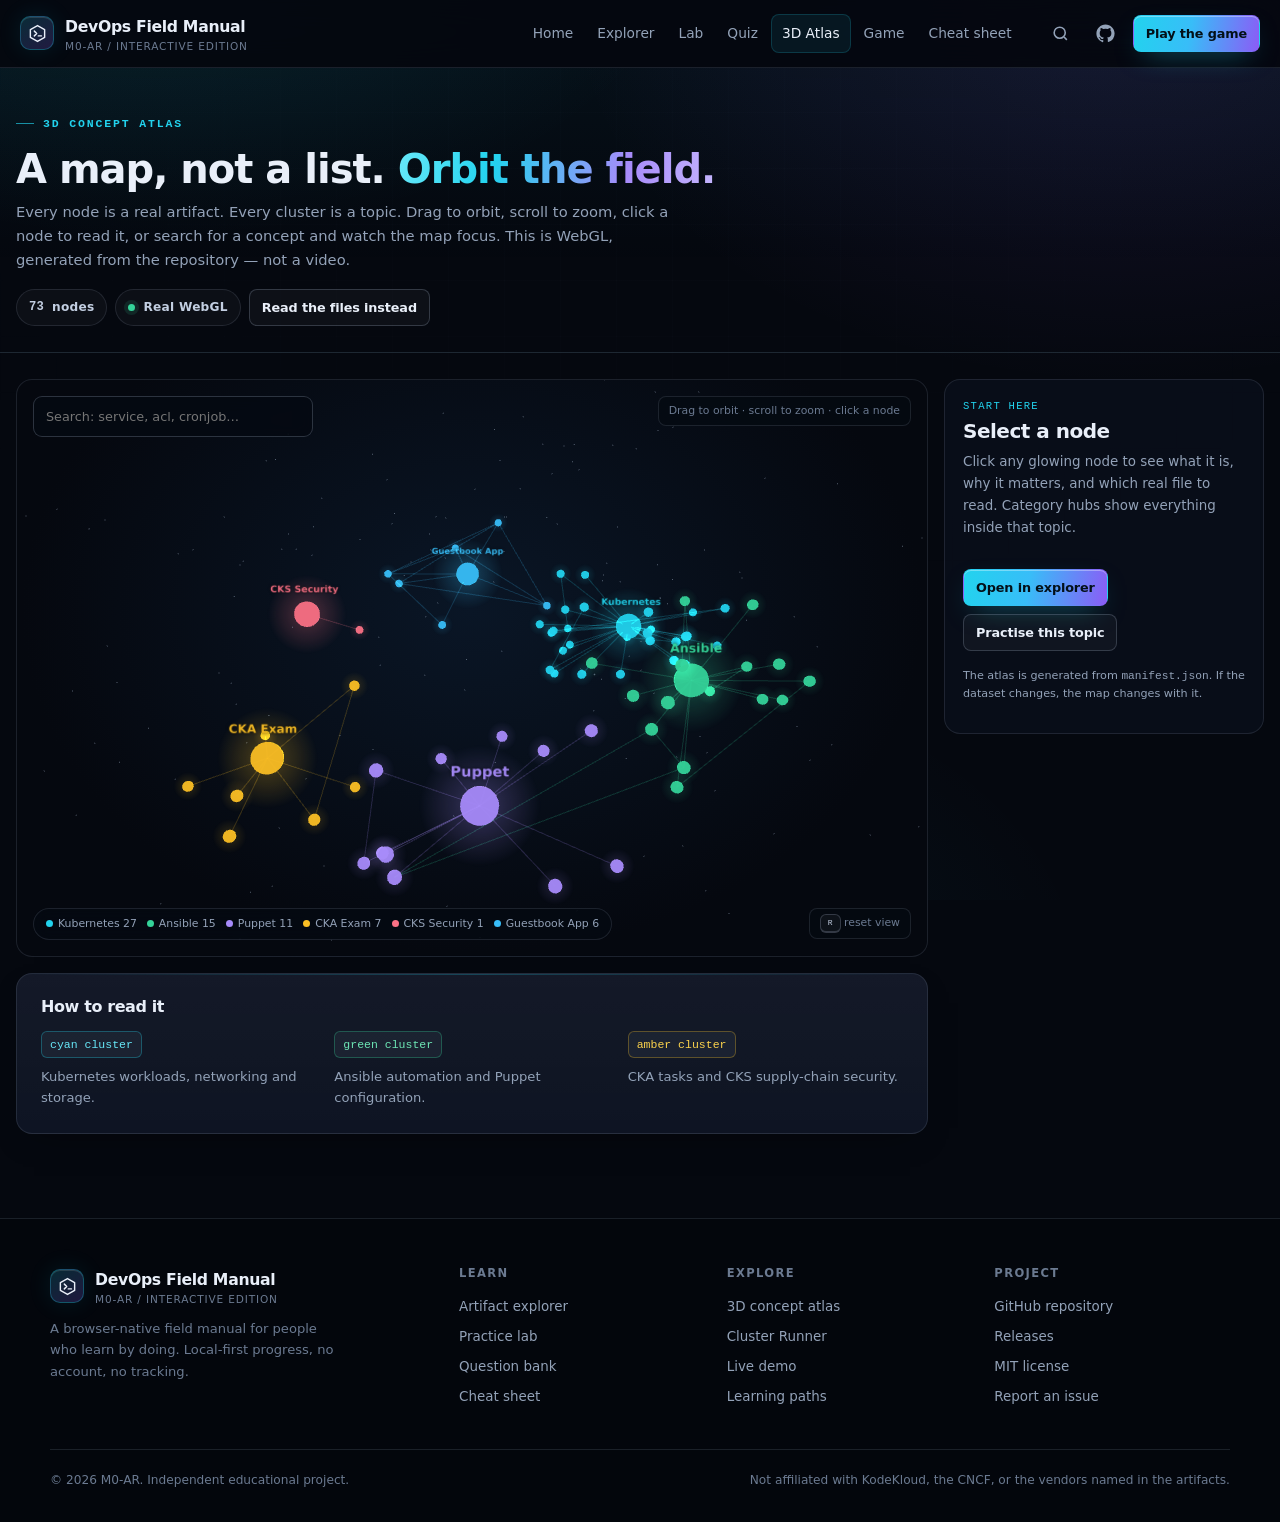
<file: docs/atlas.html>
<!doctype html>
<html lang="en">
<head>
<meta charset="utf-8">
<meta name="viewport" content="width=device-width, initial-scale=1">
<meta http-equiv="Content-Security-Policy" content="default-src 'self'; img-src 'self' data:; style-src 'self' 'unsafe-inline'; script-src 'self'; connect-src 'self'; font-src 'self'; frame-src 'self'; base-uri 'none'; form-action 'none'; object-src 'none'">
<title>3D Concept Atlas — DevOps Field Manual</title>
<meta name="description" content="Orbit a live 3D map of all 67 DevOps artifacts. Every node is a real file; every cluster is a topic. Click to read the concept and open the source.">
<link rel="canonical" href="https://m0-ar.github.io/DevOpsKodeKloud/atlas.html">
<meta property="og:type" content="website">
<meta property="og:title" content="3D Concept Atlas — DevOps Field Manual">
<meta property="og:description" content="A real WebGL map of 67 DevOps artifacts. Orbit, search, click, learn.">
<meta property="og:image" content="https://m0-ar.github.io/DevOpsKodeKloud/assets/img/social-preview.png">
<meta name="twitter:card" content="summary_large_image">
<link rel="icon" href="./assets/img/favicon.svg" type="image/svg+xml">
<link rel="stylesheet" href="./assets/css/site.css">
</head>
<body>
<a class="skip-link" href="#main">Skip to content</a>

<header class="site-header">
  <nav class="nav" aria-label="Primary">
    <a class="brand" href="./index.html"><span class="brand-mark" aria-hidden="true"><svg viewBox="0 0 24 24" fill="none" stroke="currentColor" stroke-width="1.8" stroke-linecap="round" stroke-linejoin="round"><path d="M12 2 21 7v10l-9 5-9-5V7l9-5Z"/><path d="m8 9 3 3-3 3"/><path d="M13 15h4"/></svg></span><span>DevOps Field Manual<small>M0-AR / interactive edition</small></span></a>
    <button class="menu-btn" type="button" aria-label="Toggle navigation" aria-controls="nav-links" aria-expanded="false"><svg viewBox="0 0 24 24" fill="none" stroke="currentColor" stroke-width="2" aria-hidden="true"><path d="M4 7h16M4 12h16M4 17h16"/></svg></button>
    <div class="nav-links" id="nav-links">
      <a href="./index.html">Home</a>
      <a href="./explorer.html">Explorer</a>
      <a href="./lab.html">Lab</a>
      <a href="./quiz.html">Quiz</a>
      <a href="./atlas.html" aria-current="page">3D Atlas</a>
      <a href="./game.html">Game</a>
      <a href="./cheatsheet.html">Cheat sheet</a>
    </div>
    <div class="nav-actions">
      <a class="nav-github" href="https://github.com/M0-AR/DevOpsKodeKloud" target="_blank" rel="noopener" aria-label="View source on GitHub"><svg viewBox="0 0 24 24" fill="currentColor" aria-hidden="true"><path d="M12 .5C5.73.5.5 5.73.5 12c0 5.08 3.29 9.39 7.86 10.91.58.11.79-.25.79-.56 0-.28-.01-1.02-.02-2-3.2.7-3.88-1.54-3.88-1.54-.53-1.33-1.28-1.69-1.28-1.69-1.05-.72.08-.71.08-.71 1.16.08 1.77 1.19 1.77 1.19 1.03 1.77 2.7 1.26 3.36.96.1-.75.4-1.26.73-1.55-2.55-.29-5.23-1.28-5.23-5.68 0-1.26.45-2.28 1.19-3.09-.12-.29-.52-1.46.11-3.05 0 0 .97-.31 3.18 1.18a11.1 11.1 0 0 1 5.79 0c2.2-1.49 3.17-1.18 3.17-1.18.63 1.59.23 2.76.11 3.05.74.81 1.19 1.83 1.19 3.09 0 4.41-2.69 5.38-5.25 5.66.41.35.78 1.05.78 2.12 0 1.53-.01 2.76-.01 3.14 0 .31.21.67.8.56A11.51 11.51 0 0 0 23.5 12C23.5 5.73 18.27.5 12 .5Z"/></svg></a>
      <a class="btn btn-primary btn-sm" href="./game.html">Play the game</a>
    </div>
  </nav>
</header>

<main id="main">
  <section class="page-hero">
    <div class="container-wide">
      <div class="eyebrow">3D concept atlas</div>
      <h1>A map, not a list. <span class="gradient-text">Orbit the field.</span></h1>
      <p>Every node is a real artifact. Every cluster is a topic. Drag to orbit, scroll to zoom, click a node to read it, or search for a concept and watch the map focus. This is WebGL, generated from the repository — not a video.</p>
      <div class="page-actions">
        <span class="pill"><span class="mono" id="atlas-nodes">—</span> nodes</span>
        <span class="pill"><span class="dot" aria-hidden="true"></span>Real WebGL</span>
        <a class="btn btn-ghost btn-sm" href="./explorer.html">Read the files instead</a>
      </div>
    </div>
  </section>

  <section class="app-main">
    <div class="container-wide">
      <div class="atlas-layout">
        <div>
          <div class="atlas-wrap">
            <canvas class="atlas-canvas" id="atlas-canvas" aria-label="3D map of DevOps concepts. Use the search field or the accessible list below."></canvas>
            <div class="atlas-overlay">
              <div class="row">
                <div class="atlas-search">
                  <label class="sr-only" for="atlas-search">Search the atlas</label>
                  <input id="atlas-search" type="search" placeholder="Search: service, acl, cronjob…" autocomplete="off" spellcheck="false">
                </div>
                <div class="atlas-hint" id="atlas-hover">Drag to orbit · scroll to zoom · click a node</div>
              </div>
              <div class="row">
                <div class="atlas-legend" id="atlas-legend"></div>
                <div class="atlas-hint"><span class="kbd">R</span> reset view</div>
              </div>
            </div>
          </div>
          <div class="atlas-fallback" id="atlas-fallback" hidden>
            <p><b>Your browser could not start WebGL.</b> The full atlas is still available as an accessible list below. Every link opens the real artifact.</p>
            <div id="atlas-fallback-list"></div>
          </div>

          <div class="card" style="margin-top:16px">
            <h3 style="font-size:1rem">How to read it</h3>
            <div class="grid grid-3" style="margin-top:14px">
              <div><span class="tag" style="color:#67e8f9;border-color:rgba(34,211,238,.3)">cyan cluster</span><p class="muted" style="font-size:0.82rem;margin-top:8px">Kubernetes workloads, networking and storage.</p></div>
              <div><span class="tag" style="color:#6ee7b7;border-color:rgba(52,211,153,.3)">green cluster</span><p class="muted" style="font-size:0.82rem;margin-top:8px">Ansible automation and Puppet configuration.</p></div>
              <div><span class="tag" style="color:#fcd34d;border-color:rgba(251,191,36,.3)">amber cluster</span><p class="muted" style="font-size:0.82rem;margin-top:8px">CKA tasks and CKS supply-chain security.</p></div>
            </div>
          </div>
        </div>

        <aside class="panel node-info" aria-live="polite">
          <div class="node-kind" id="node-kind">Start here</div>
          <h2 id="node-title">Select a node</h2>
          <p id="node-desc">Click any glowing node to see what it is, why it matters, and which real file to read. Category hubs show everything inside that topic.</p>
          <div class="node-files" id="node-files"></div>
          <div style="margin-top:16px;display:flex;gap:8px;flex-wrap:wrap">
            <a class="btn btn-primary btn-sm" id="node-open" href="./explorer.html">Open in explorer</a>
            <a class="btn btn-ghost btn-sm" href="./quiz.html">Practise this topic</a>
          </div>
          <p class="faint" style="font-size:0.7rem;margin-top:16px">The atlas is generated from <code>manifest.json</code>. If the dataset changes, the map changes with it.</p>
        </aside>
      </div>
    </div>
  </section>
</main>

<footer class="site-footer">
  <div class="container">
    <div class="footer-grid">
      <div class="footer-brand"><a class="brand" href="./index.html"><span class="brand-mark" aria-hidden="true"><svg viewBox="0 0 24 24" fill="none" stroke="currentColor" stroke-width="1.8" stroke-linecap="round" stroke-linejoin="round"><path d="M12 2 21 7v10l-9 5-9-5V7l9-5Z"/><path d="m8 9 3 3-3 3"/><path d="M13 15h4"/></svg></span><span>DevOps Field Manual<small>M0-AR / interactive edition</small></span></a><p>A browser-native field manual for people who learn by doing. Local-first progress, no account, no tracking.</p></div>
      <div class="footer-col"><h4>Learn</h4><a href="./explorer.html">Artifact explorer</a><a href="./lab.html">Practice lab</a><a href="./quiz.html">Question bank</a><a href="./cheatsheet.html">Cheat sheet</a></div>
      <div class="footer-col"><h4>Explore</h4><a href="./atlas.html">3D concept atlas</a><a href="./game.html">Cluster Runner</a><a href="./index.html#live-demo">Live demo</a><a href="./index.html#learning-paths">Learning paths</a></div>
      <div class="footer-col"><h4>Project</h4><a href="https://github.com/M0-AR/DevOpsKodeKloud" target="_blank" rel="noopener">GitHub repository</a><a href="https://github.com/M0-AR/DevOpsKodeKloud/releases" target="_blank" rel="noopener">Releases</a><a href="https://github.com/M0-AR/DevOpsKodeKloud/blob/master/LICENSE" target="_blank" rel="noopener">MIT license</a><a href="https://github.com/M0-AR/DevOpsKodeKloud/issues" target="_blank" rel="noopener">Report an issue</a></div>
    </div>
    <div class="footer-bottom"><span>© <span data-year>2026</span> M0-AR. Independent educational project.</span><span>Not affiliated with KodeKloud, the CNCF, or the vendors named in the artifacts.</span></div>
  </div>
</footer>

<script src="./assets/js/site.js" defer></script>
<script type="module" src="./assets/js/atlas.js"></script>
</body>
</html>
</file>
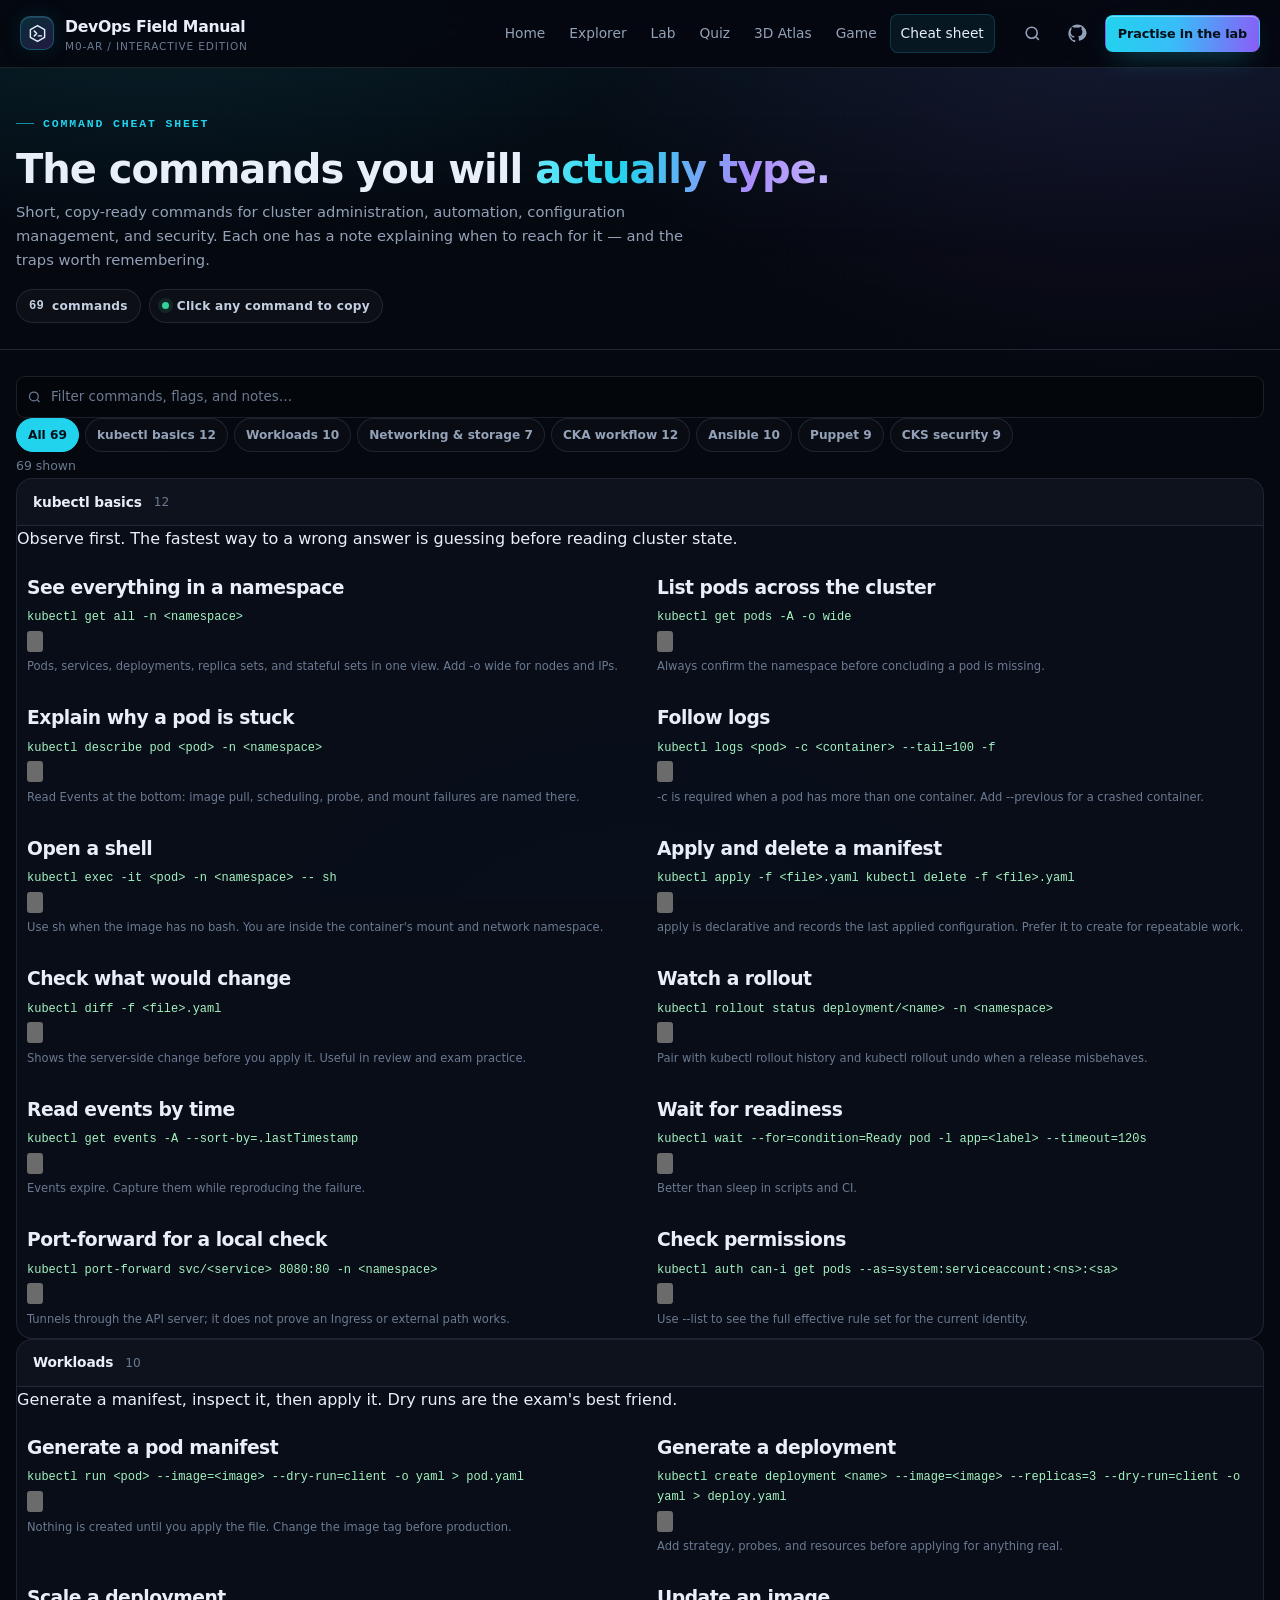
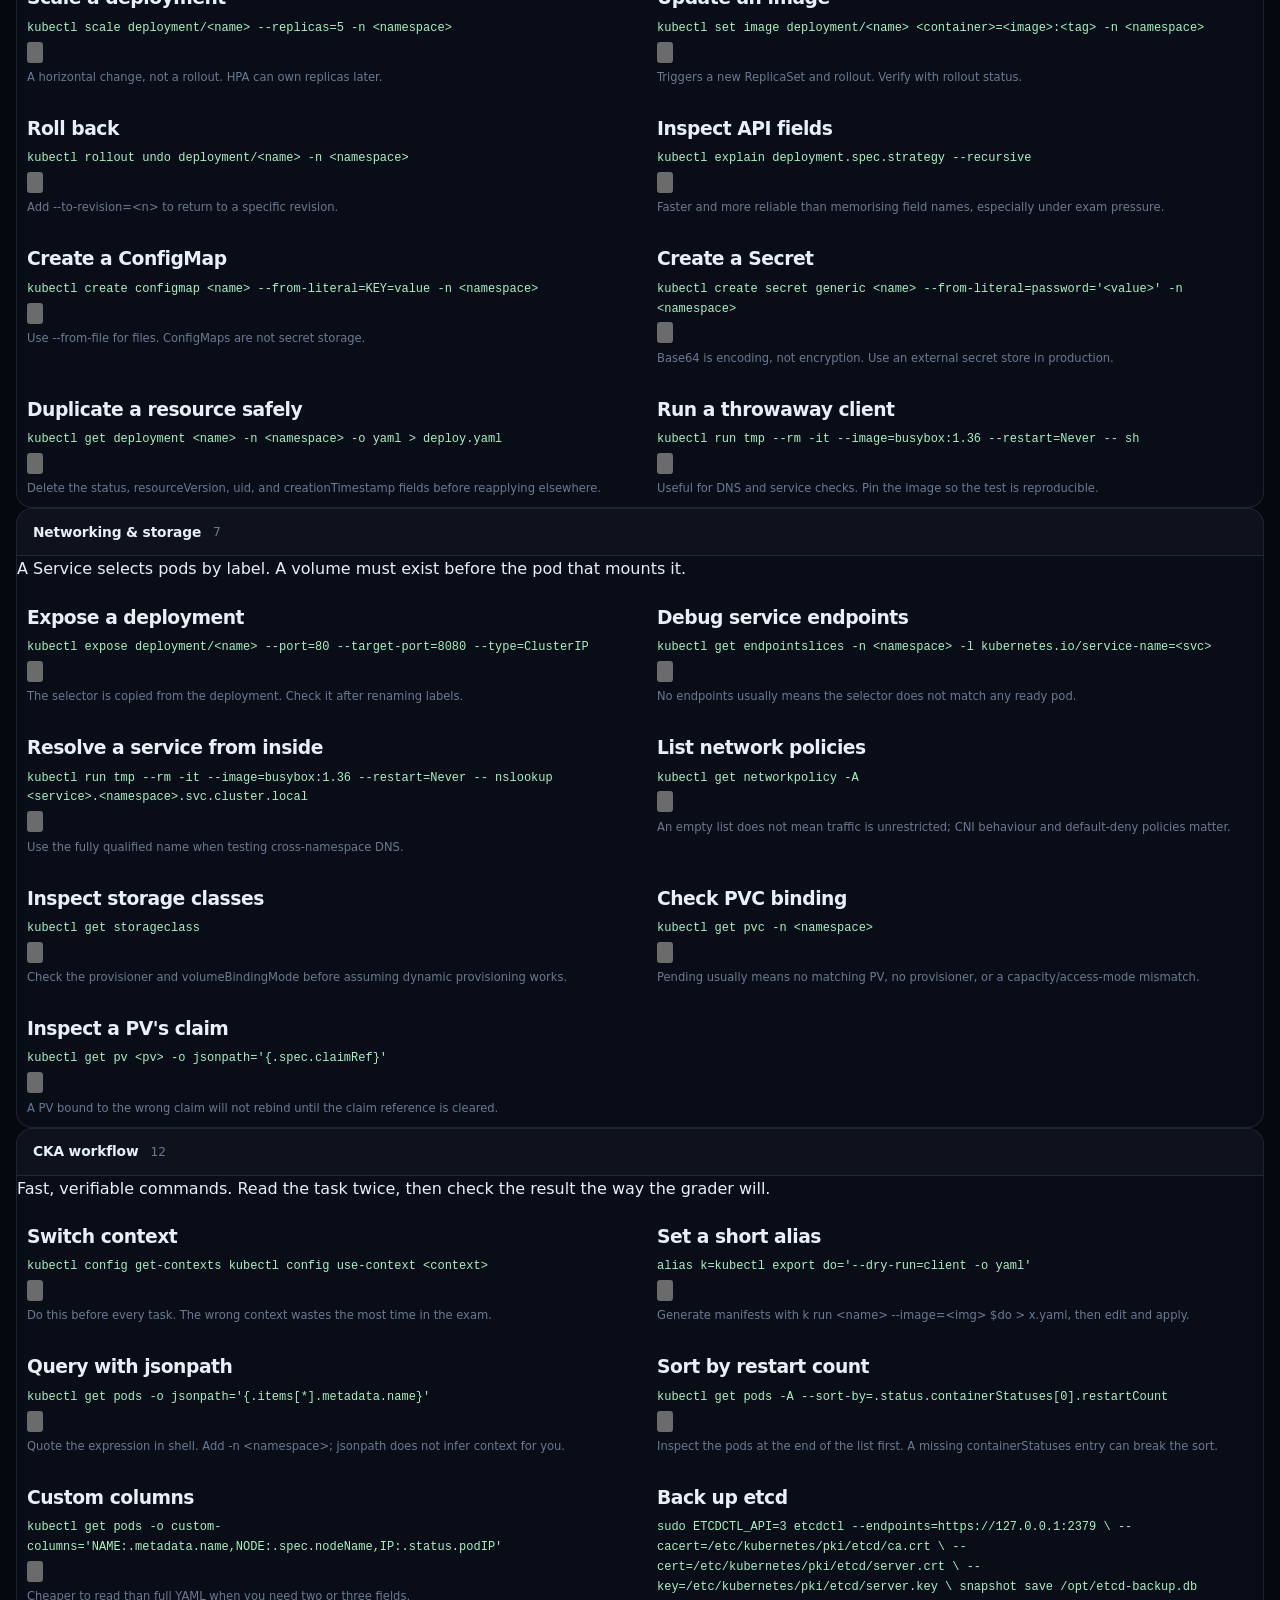
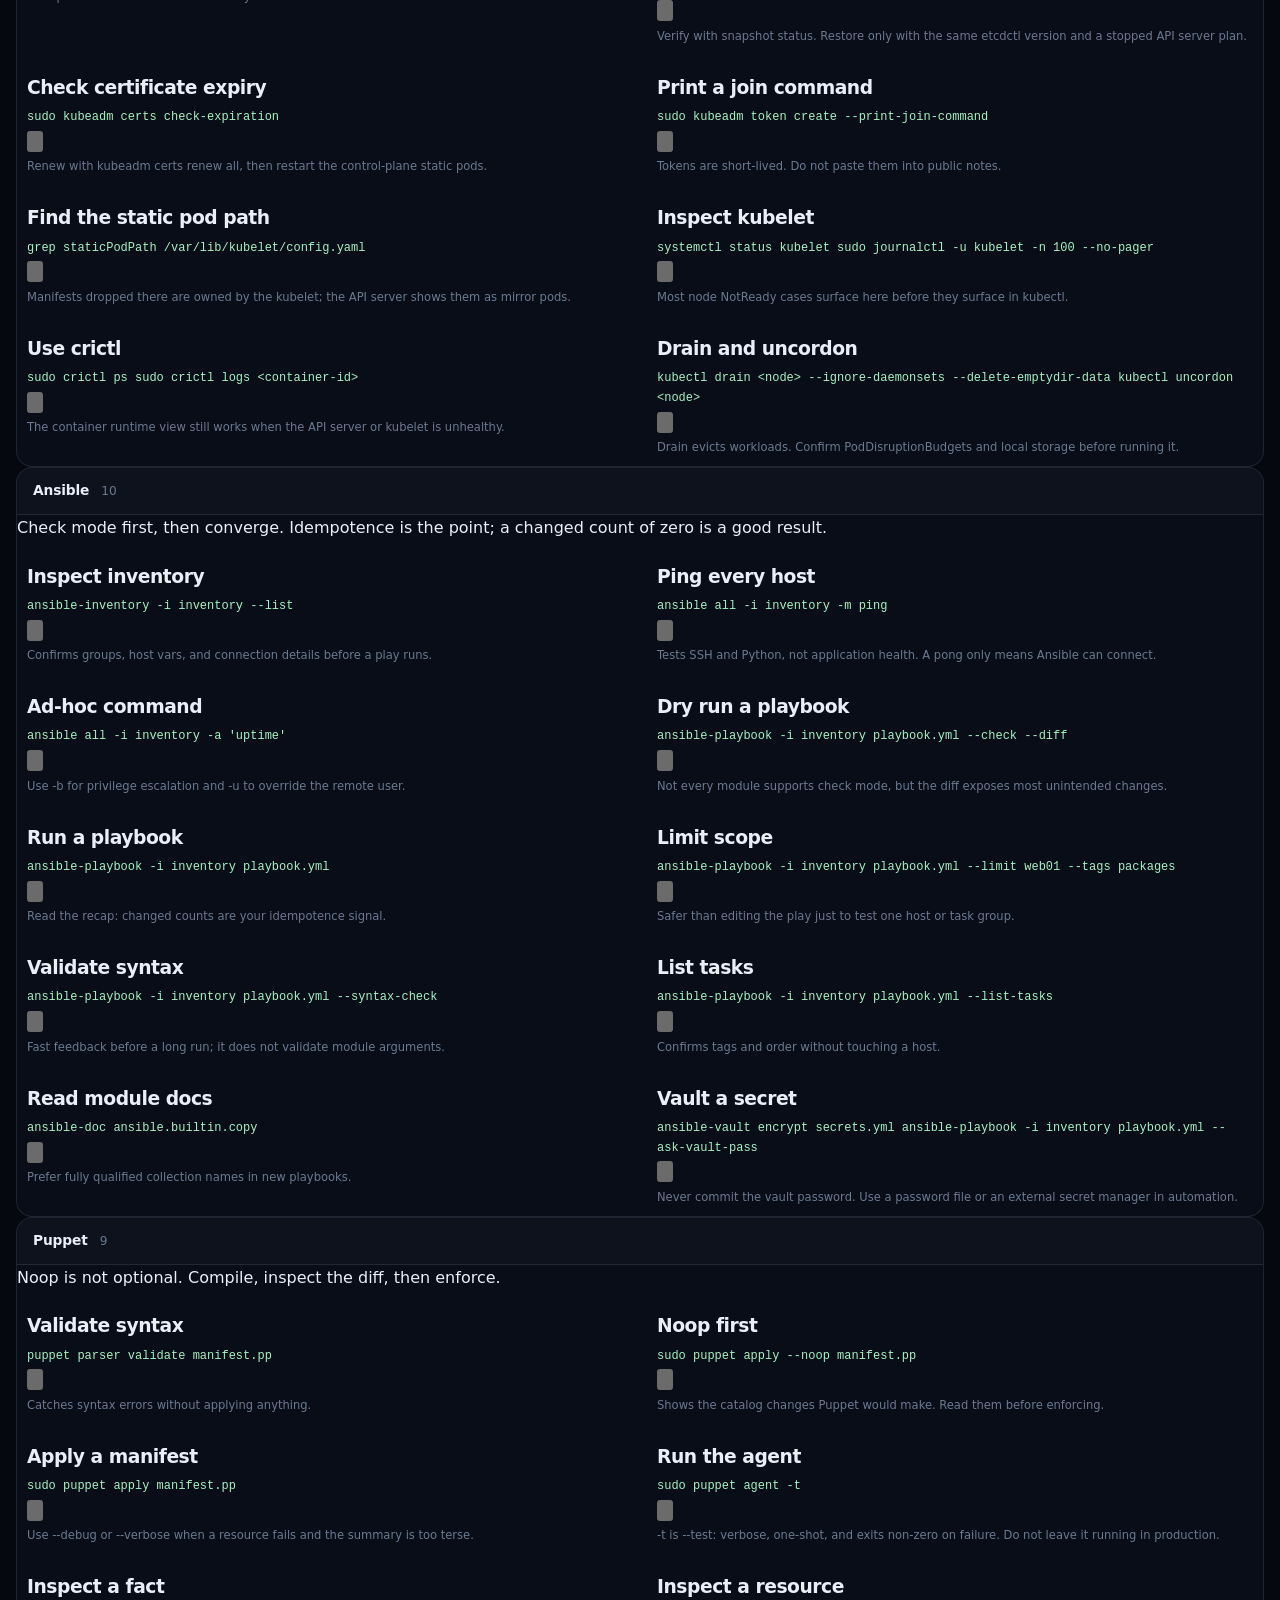
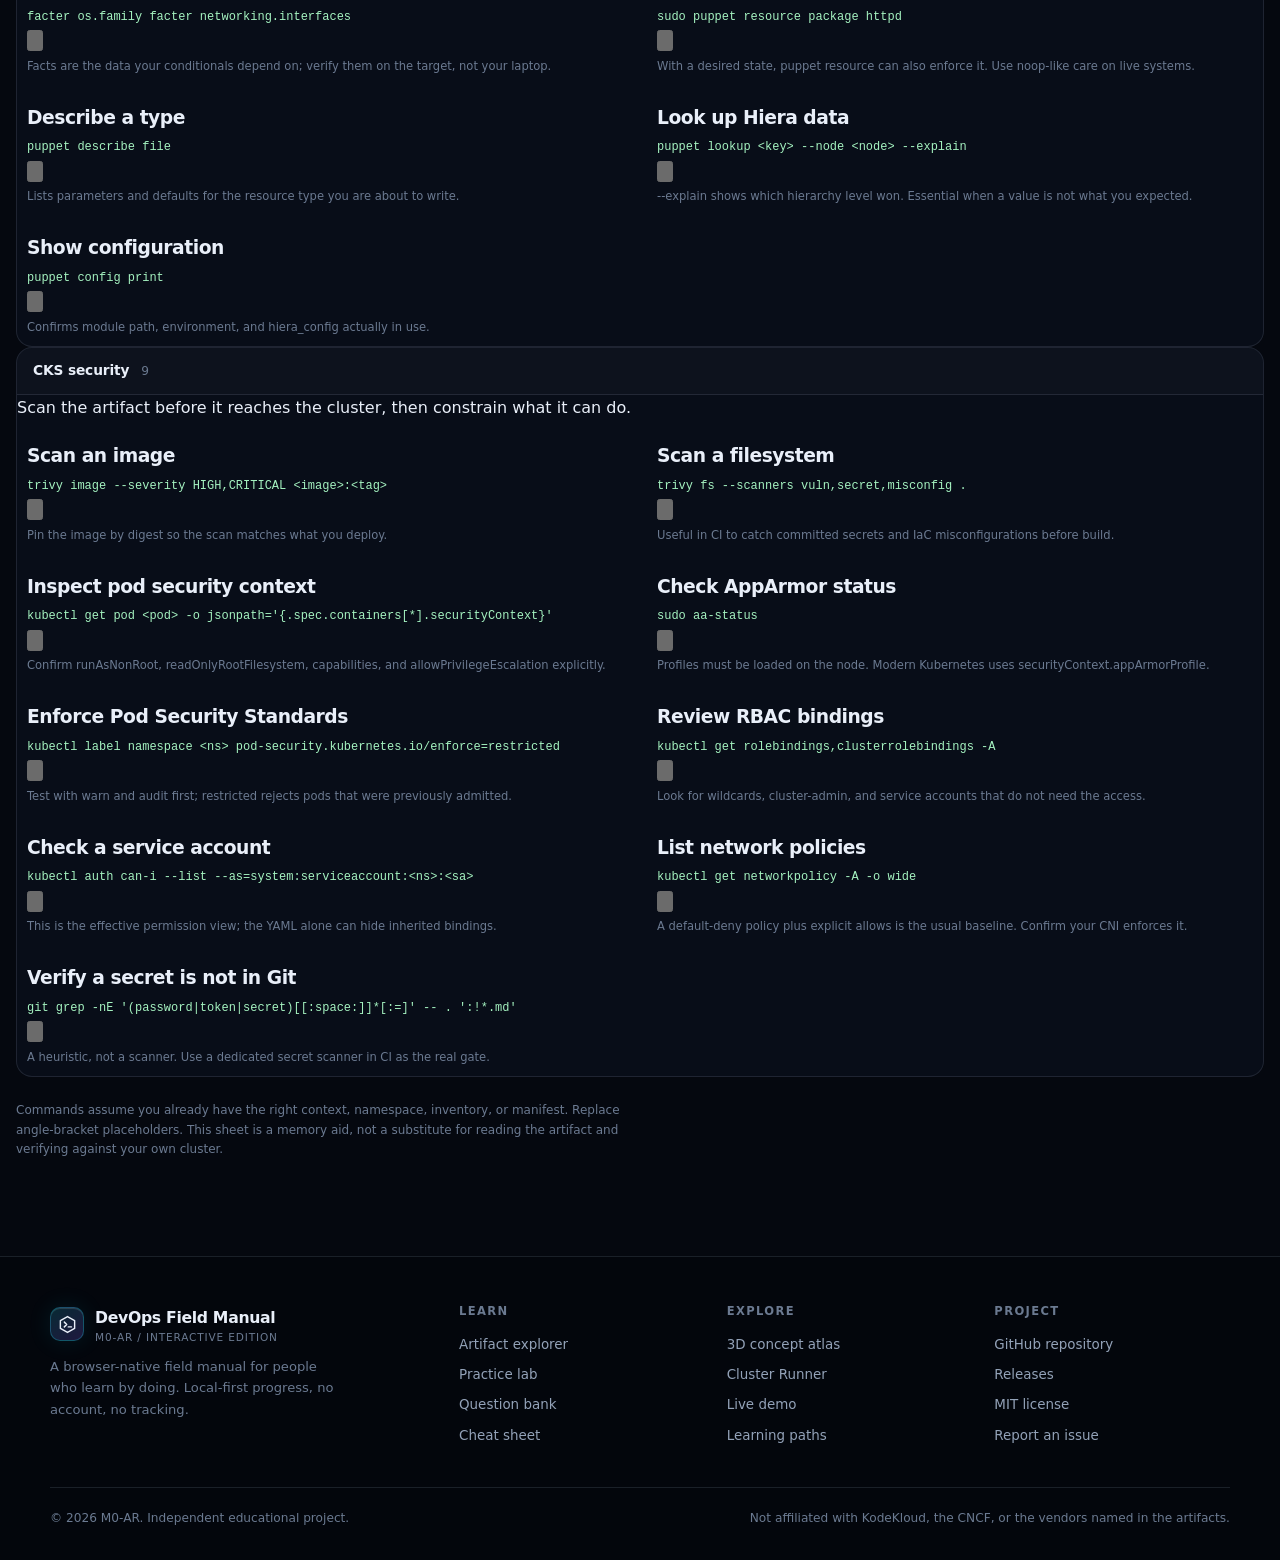
<file: docs/cheatsheet.html>
<!doctype html>
<html lang="en">
<head>
<meta charset="utf-8">
<meta name="viewport" content="width=device-width, initial-scale=1">
<meta http-equiv="Content-Security-Policy" content="default-src 'self'; img-src 'self' data:; style-src 'self' 'unsafe-inline'; script-src 'self'; connect-src 'self'; font-src 'self'; frame-src 'self'; base-uri 'none'; form-action 'none'; object-src 'none'">
<title>Command Cheat Sheet — DevOps Field Manual</title>
<meta name="description" content="Copy-ready kubectl, Ansible, Puppet, CKA, and CKS commands with short notes on when to use each one.">
<link rel="canonical" href="https://m0-ar.github.io/DevOpsKodeKloud/cheatsheet.html">
<meta property="og:type" content="website">
<meta property="og:title" content="Command Cheat Sheet — DevOps Field Manual">
<meta property="og:description" content="Copy-ready commands for Kubernetes, Ansible, Puppet, CKA, and CKS.">
<meta property="og:image" content="https://m0-ar.github.io/DevOpsKodeKloud/assets/img/social-preview.png">
<meta name="twitter:card" content="summary_large_image">
<link rel="icon" href="./assets/img/favicon.svg" type="image/svg+xml">
<link rel="stylesheet" href="./assets/css/site.css">
</head>
<body>
<a class="skip-link" href="#main">Skip to content</a>

<header class="site-header">
  <nav class="nav" aria-label="Primary">
    <a class="brand" href="./index.html"><span class="brand-mark" aria-hidden="true"><svg viewBox="0 0 24 24" fill="none" stroke="currentColor" stroke-width="1.8" stroke-linecap="round" stroke-linejoin="round"><path d="M12 2 21 7v10l-9 5-9-5V7l9-5Z"/><path d="m8 9 3 3-3 3"/><path d="M13 15h4"/></svg></span><span>DevOps Field Manual<small>M0-AR / interactive edition</small></span></a>
    <button class="menu-btn" type="button" aria-label="Toggle navigation" aria-controls="nav-links" aria-expanded="false"><svg viewBox="0 0 24 24" fill="none" stroke="currentColor" stroke-width="2" aria-hidden="true"><path d="M4 7h16M4 12h16M4 17h16"/></svg></button>
    <div class="nav-links" id="nav-links">
      <a href="./index.html">Home</a>
      <a href="./explorer.html">Explorer</a>
      <a href="./lab.html">Lab</a>
      <a href="./quiz.html">Quiz</a>
      <a href="./atlas.html">3D Atlas</a>
      <a href="./game.html">Game</a>
      <a href="./cheatsheet.html" aria-current="page">Cheat sheet</a>
    </div>
    <div class="nav-actions">
      <a class="nav-github" href="https://github.com/M0-AR/DevOpsKodeKloud" target="_blank" rel="noopener" aria-label="View source on GitHub"><svg viewBox="0 0 24 24" fill="currentColor" aria-hidden="true"><path d="M12 .5C5.73.5.5 5.73.5 12c0 5.08 3.29 9.39 7.86 10.91.58.11.79-.25.79-.56 0-.28-.01-1.02-.02-2-3.2.7-3.88-1.54-3.88-1.54-.53-1.33-1.28-1.69-1.28-1.69-.53-1.33-1.28-1.69-1.28-1.69-1.05-.72.08-.71.08-.71 1.16.08 1.77 1.19 1.77 1.19 1.03 1.77 2.7 1.26 3.36.96.1-.75.4-1.26.73-1.55-2.55-.29-5.23-1.28-5.23-5.68 0-1.26.45-2.28 1.19-3.09-.12-.29-.52-1.46.11-3.05 0 0 .97-.31 3.18 1.18a11.1 11.1 0 0 1 5.79 0c2.2-1.49 3.17-1.18 3.17-1.18.63 1.59.23 2.76.11 3.05.74.81 1.19 1.83 1.19 3.09 0 4.41-2.69 5.38-5.25 5.66.41.35.78 1.05.78 2.12 0 1.53-.01 2.76-.01 3.14 0 .31.21.67.8.56A11.51 11.51 0 0 0 23.5 12C23.5 5.73 18.27.5 12 .5Z"/></svg></a>
      <a class="btn btn-primary btn-sm" href="./lab.html">Practise in the lab</a>
    </div>
  </nav>
</header>

<main id="main">
  <section class="page-hero">
    <div class="container-wide">
      <div class="eyebrow">Command cheat sheet</div>
      <h1>The commands you will <span class="gradient-text">actually type.</span></h1>
      <p>Short, copy-ready commands for cluster administration, automation, configuration management, and security. Each one has a note explaining when to reach for it — and the traps worth remembering.</p>
      <div class="page-actions">
        <span class="pill"><span class="mono" id="cheat-count">—</span> commands</span>
        <span class="pill"><span class="dot" aria-hidden="true"></span>Click any command to copy</span>
      </div>
    </div>
  </section>

  <section class="app-main">
    <div class="container-wide">
      <div class="cheat-toolbar">
        <div class="search-field">
          <svg viewBox="0 0 24 24" fill="none" stroke="currentColor" stroke-width="2" aria-hidden="true"><circle cx="11" cy="11" r="7"/><path d="m20 20-3.5-3.5"/></svg>
          <label class="sr-only" for="cheat-search">Search commands</label>
          <input id="cheat-search" type="search" placeholder="Filter commands, flags, and notes…" autocomplete="off" spellcheck="false">
        </div>
        <div class="chips" id="cheat-chips" role="group" aria-label="Filter by section"></div>
        <span class="faint" id="cheat-visible" style="font-size:0.78rem;margin-left:auto"></span>
      </div>
      <div id="cheat-sections"></div>
      <div class="empty-state" id="cheat-empty" hidden>No commands match that filter.</div>
      <p class="faint" style="font-size:0.75rem;margin-top:24px;max-width:80ch">Commands assume you already have the right context, namespace, inventory, or manifest. Replace angle-bracket placeholders. This sheet is a memory aid, not a substitute for reading the artifact and verifying against your own cluster.</p>
    </div>
  </section>
</main>

<footer class="site-footer">
  <div class="container">
    <div class="footer-grid">
      <div class="footer-brand"><a class="brand" href="./index.html"><span class="brand-mark" aria-hidden="true"><svg viewBox="0 0 24 24" fill="none" stroke="currentColor" stroke-width="1.8" stroke-linecap="round" stroke-linejoin="round"><path d="M12 2 21 7v10l-9 5-9-5V7l9-5Z"/><path d="m8 9 3 3-3 3"/><path d="M13 15h4"/></svg></span><span>DevOps Field Manual<small>M0-AR / interactive edition</small></span></a><p>A browser-native field manual for people who learn by doing. Local-first progress, no account, no tracking.</p></div>
      <div class="footer-col"><h4>Learn</h4><a href="./explorer.html">Artifact explorer</a><a href="./lab.html">Practice lab</a><a href="./quiz.html">Question bank</a><a href="./cheatsheet.html">Cheat sheet</a></div>
      <div class="footer-col"><h4>Explore</h4><a href="./atlas.html">3D concept atlas</a><a href="./game.html">Cluster Runner</a><a href="./index.html#live-demo">Live demo</a><a href="./index.html#learning-paths">Learning paths</a></div>
      <div class="footer-col"><h4>Project</h4><a href="https://github.com/M0-AR/DevOpsKodeKloud" target="_blank" rel="noopener">GitHub repository</a><a href="https://github.com/M0-AR/DevOpsKodeKloud/releases" target="_blank" rel="noopener">Releases</a><a href="https://github.com/M0-AR/DevOpsKodeKloud/blob/master/LICENSE" target="_blank" rel="noopener">MIT license</a><a href="https://github.com/M0-AR/DevOpsKodeKloud/issues" target="_blank" rel="noopener">Report an issue</a></div>
    </div>
    <div class="footer-bottom"><span>© <span data-year>2026</span> M0-AR. Independent educational project.</span><span>Not affiliated with KodeKloud, the CNCF, or the vendors named in the artifacts.</span></div>
  </div>
</footer>

<script src="./assets/js/site.js" defer></script>
<script src="./assets/js/cheatsheet.js" defer></script>
</body>
</html>
</file>
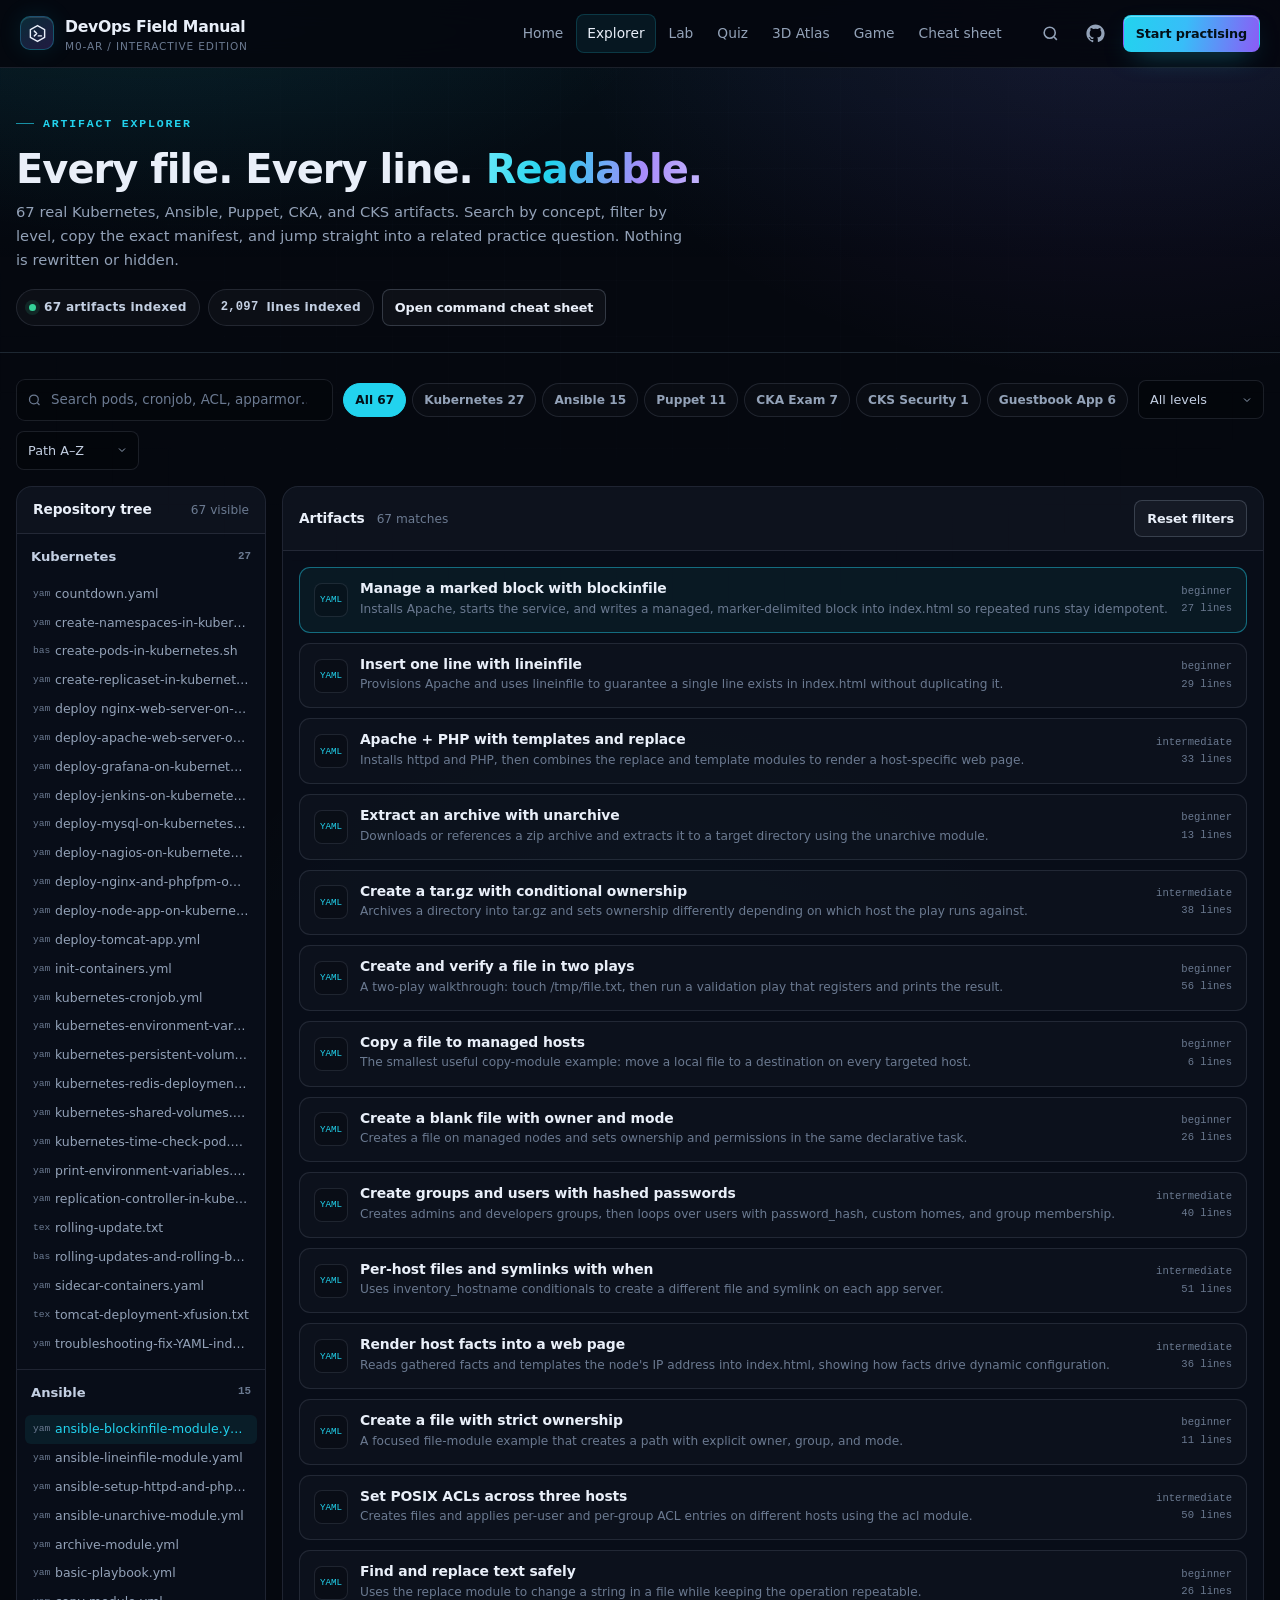
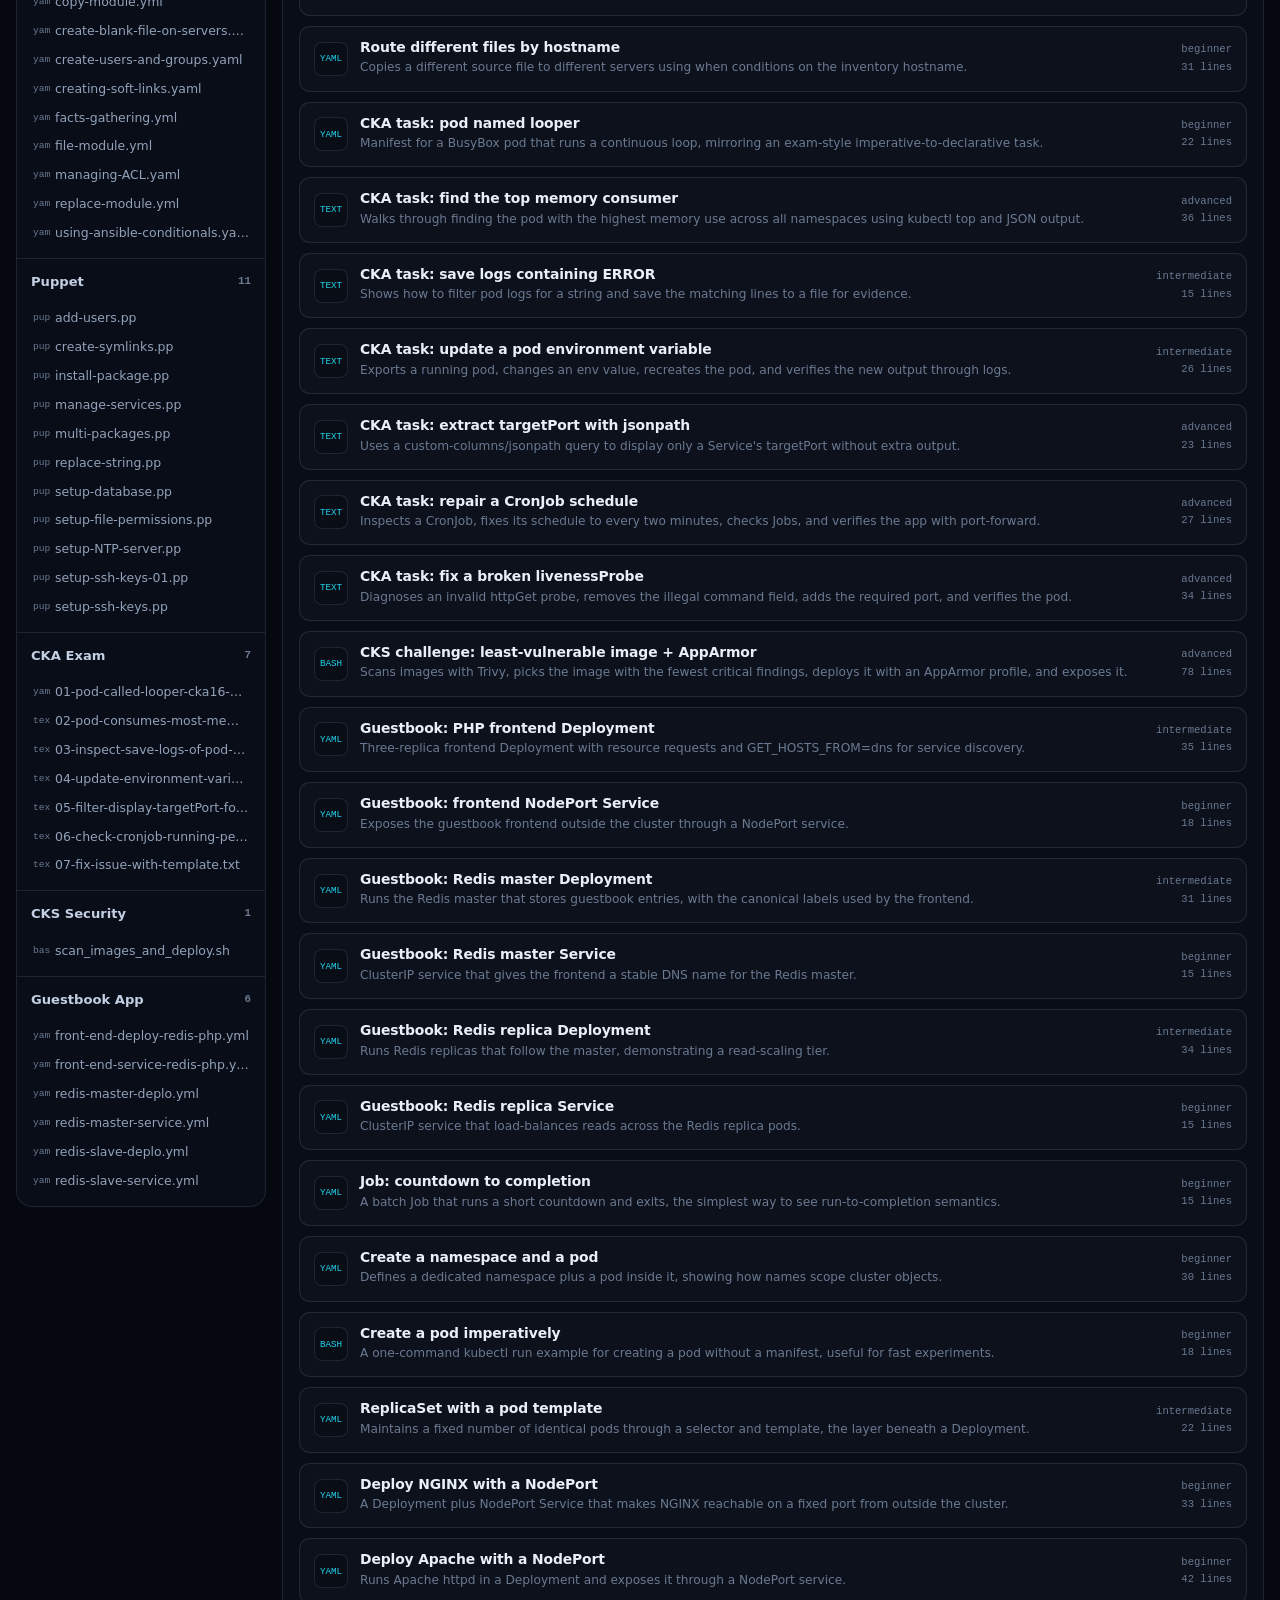
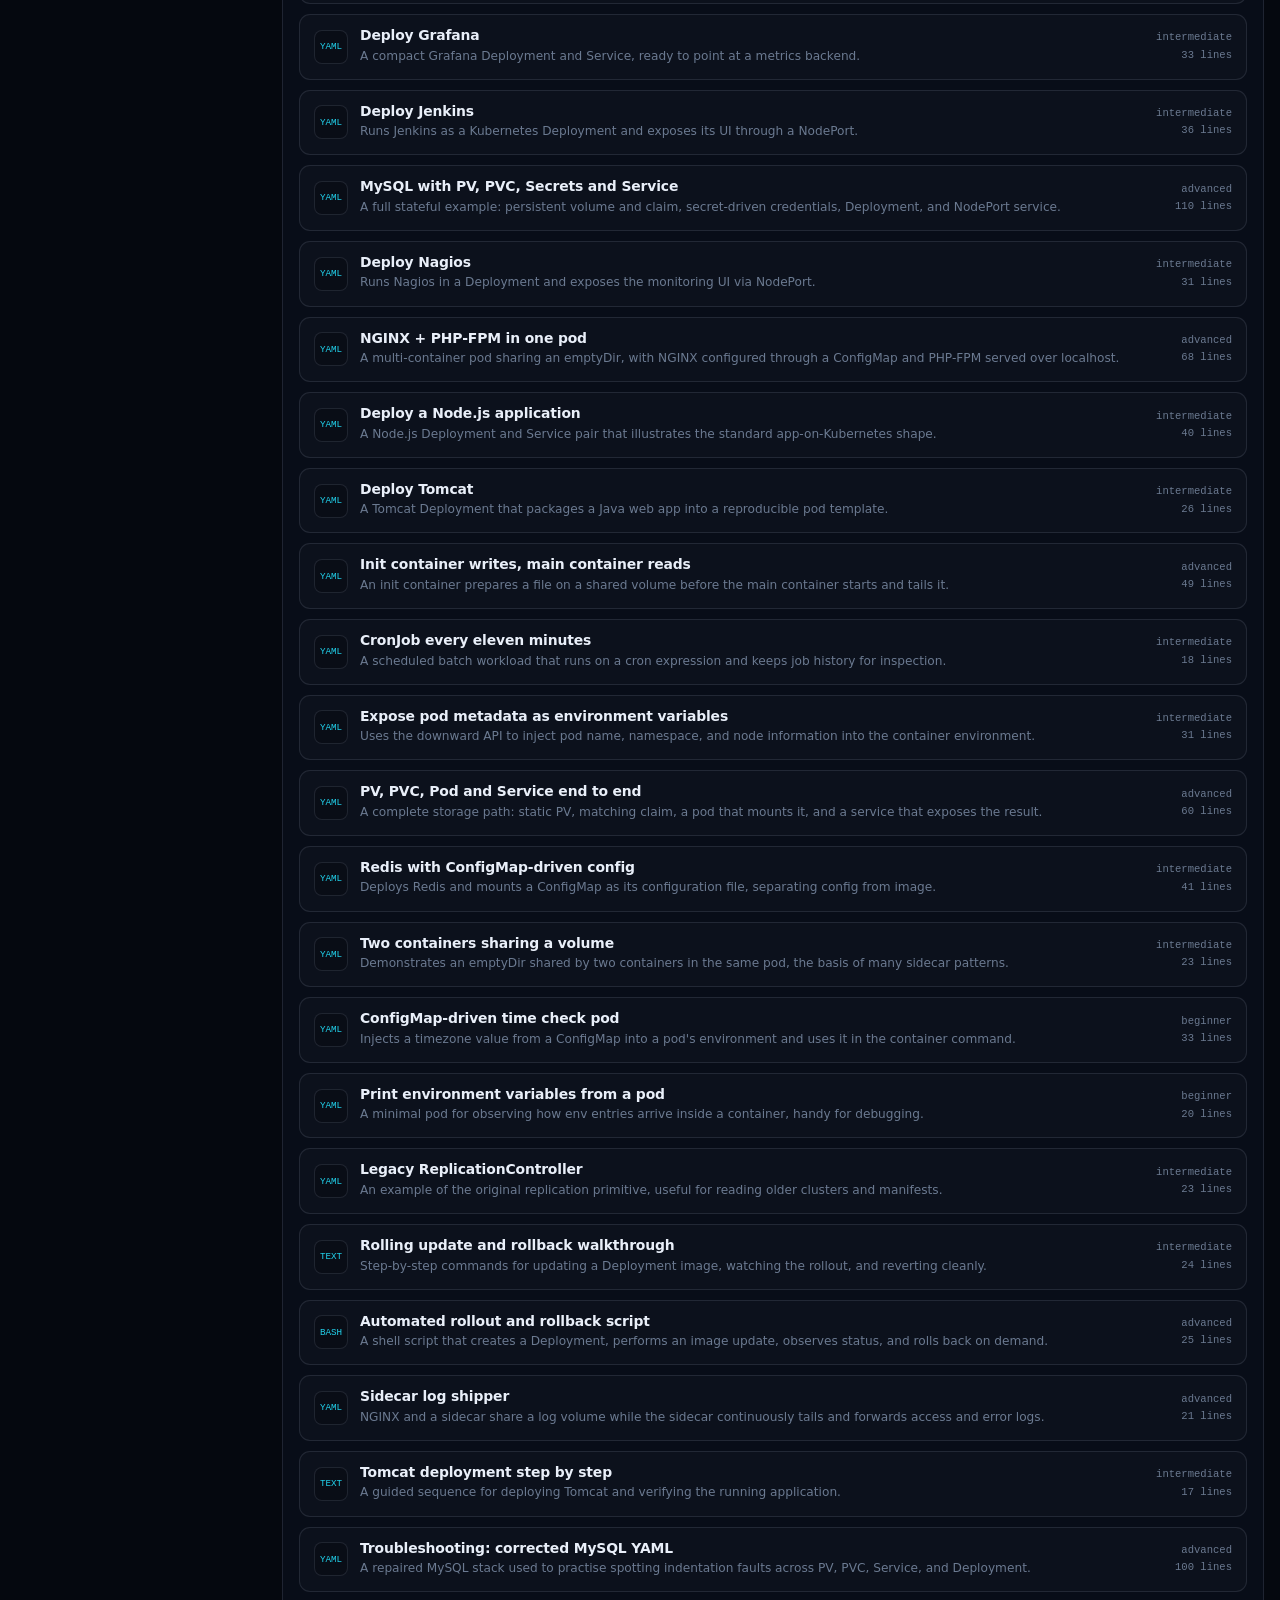
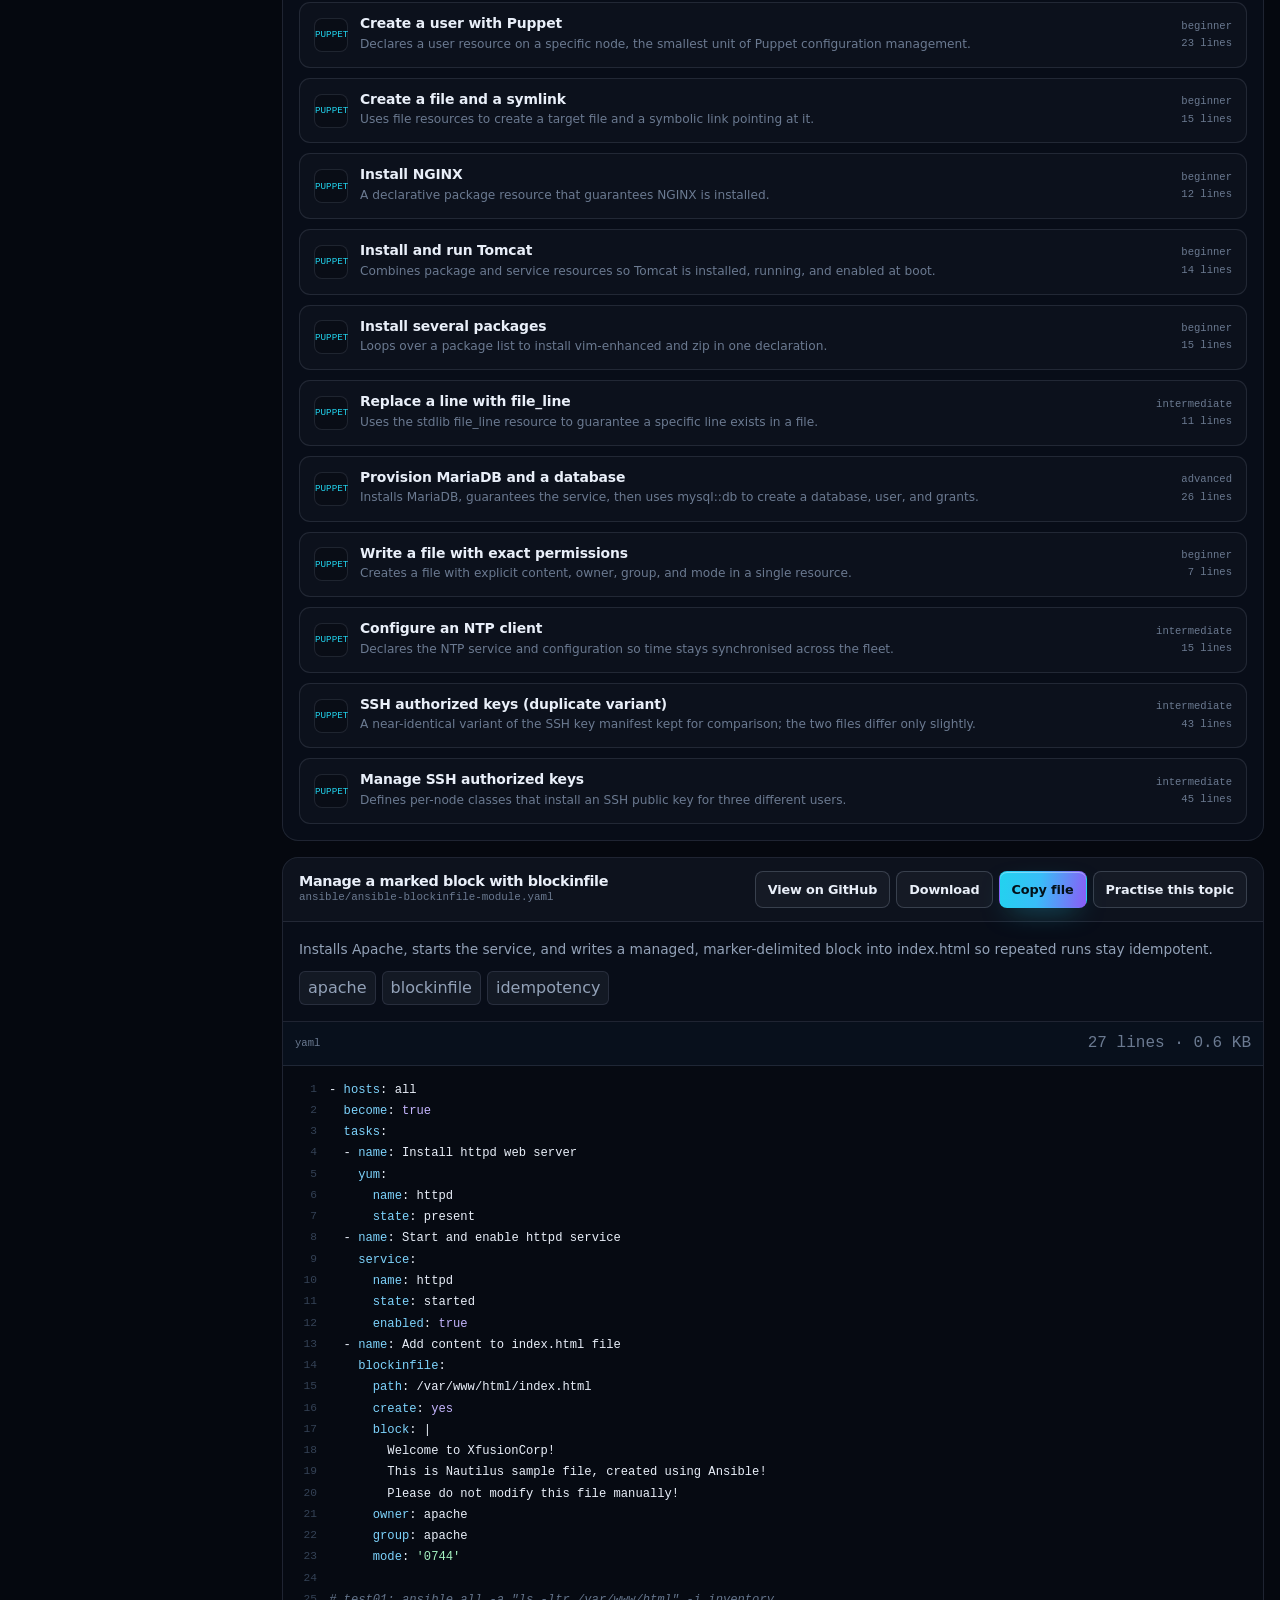
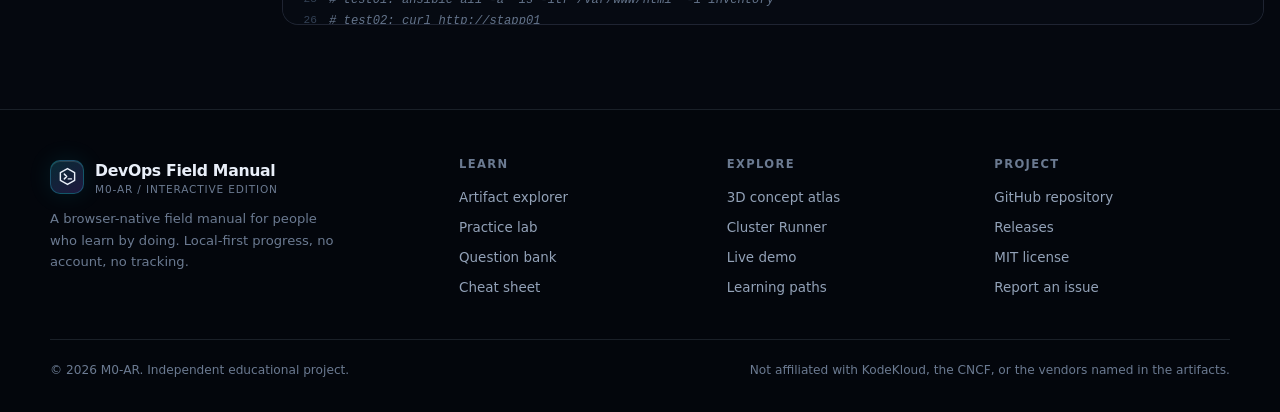
<file: docs/explorer.html>
<!doctype html>
<html lang="en">
<head>
<meta charset="utf-8">
<meta name="viewport" content="width=device-width, initial-scale=1">
<meta http-equiv="Content-Security-Policy" content="default-src 'self'; img-src 'self' data:; style-src 'self' 'unsafe-inline'; script-src 'self'; connect-src 'self'; font-src 'self'; frame-src 'self'; base-uri 'none'; form-action 'none'; object-src 'none'">
<title>Artifact Explorer — DevOps Field Manual</title>
<meta name="description" content="Search and read all 67 Kubernetes, Ansible, Puppet, CKA, and CKS artifacts in the DevOps Field Manual. Copy, download, and follow each file to a related practice question.">
<link rel="canonical" href="https://m0-ar.github.io/DevOpsKodeKloud/explorer.html">
<meta property="og:type" content="website">
<meta property="og:title" content="Artifact Explorer — DevOps Field Manual">
<meta property="og:description" content="Every manifest, playbook, and exam note in one searchable, readable interface.">
<meta property="og:image" content="https://m0-ar.github.io/DevOpsKodeKloud/assets/img/social-preview.png">
<meta name="twitter:card" content="summary_large_image">
<link rel="icon" href="./assets/img/favicon.svg" type="image/svg+xml">
<link rel="stylesheet" href="./assets/css/site.css">
</head>
<body>
<a class="skip-link" href="#main">Skip to content</a>

<header class="site-header">
  <nav class="nav" aria-label="Primary">
    <a class="brand" href="./index.html">
      <span class="brand-mark" aria-hidden="true">
        <svg viewBox="0 0 24 24" fill="none" stroke="currentColor" stroke-width="1.8" stroke-linecap="round" stroke-linejoin="round"><path d="M12 2 21 7v10l-9 5-9-5V7l9-5Z"/><path d="m8 9 3 3-3 3"/><path d="M13 15h4"/></svg>
      </span>
      <span>DevOps Field Manual<small>M0-AR / interactive edition</small></span>
    </a>
    <button class="menu-btn" type="button" aria-label="Toggle navigation" aria-controls="nav-links" aria-expanded="false">
      <svg viewBox="0 0 24 24" fill="none" stroke="currentColor" stroke-width="2" aria-hidden="true"><path d="M4 7h16M4 12h16M4 17h16"/></svg>
    </button>
    <div class="nav-links" id="nav-links">
      <a href="./index.html">Home</a>
      <a href="./explorer.html" aria-current="page">Explorer</a>
      <a href="./lab.html">Lab</a>
      <a href="./quiz.html">Quiz</a>
      <a href="./atlas.html">3D Atlas</a>
      <a href="./game.html">Game</a>
      <a href="./cheatsheet.html">Cheat sheet</a>
    </div>
    <div class="nav-actions">
      <a class="nav-github" href="https://github.com/M0-AR/DevOpsKodeKloud" target="_blank" rel="noopener" aria-label="View source on GitHub">
        <svg viewBox="0 0 24 24" fill="currentColor" aria-hidden="true"><path d="M12 .5C5.73.5.5 5.73.5 12c0 5.08 3.29 9.39 7.86 10.91.58.11.79-.25.79-.56 0-.28-.01-1.02-.02-2-3.2.7-3.88-1.54-3.88-1.54-.53-1.33-1.28-1.69-1.28-1.69-1.05-.72.08-.71.08-.71 1.16.08 1.77 1.19 1.77 1.19 1.03 1.77 2.7 1.26 3.36.96.1-.75.4-1.26.73-1.55-2.55-.29-5.23-1.28-5.23-5.68 0-1.26.45-2.28 1.19-3.09-.12-.29-.52-1.46.11-3.05 0 0 .97-.31 3.18 1.18a11.1 11.1 0 0 1 5.79 0c2.2-1.49 3.17-1.18 3.17-1.18.63 1.59.23 2.76.11 3.05.74.81 1.19 1.83 1.19 3.09 0 4.41-2.69 5.38-5.25 5.66.41.35.78 1.05.78 2.12 0 1.53-.01 2.76-.01 3.14 0 .31.21.67.8.56A11.51 11.51 0 0 0 23.5 12C23.5 5.73 18.27.5 12 .5Z"/></svg>
      </a>
      <a class="btn btn-primary btn-sm" href="./quiz.html">Start practising</a>
    </div>
  </nav>
</header>

<main id="main">
  <section class="page-hero">
    <div class="container-wide">
      <div class="eyebrow">Artifact explorer</div>
      <h1>Every file. Every line. <span class="gradient-text">Readable.</span></h1>
      <p>67 real Kubernetes, Ansible, Puppet, CKA, and CKS artifacts. Search by concept, filter by level, copy the exact manifest, and jump straight into a related practice question. Nothing is rewritten or hidden.</p>
      <div class="page-actions">
        <span class="pill"><span class="dot" aria-hidden="true"></span><span id="artifact-total">Loading artifacts…</span></span>
        <span class="pill"><span class="mono" id="artifact-lines">—</span> lines indexed</span>
        <a class="btn btn-ghost btn-sm" href="./cheatsheet.html">Open command cheat sheet</a>
      </div>
    </div>
  </section>

  <section class="app-main">
    <div class="container-wide">
      <div class="toolbar">
        <div class="search-field">
          <svg viewBox="0 0 24 24" fill="none" stroke="currentColor" stroke-width="2" aria-hidden="true"><circle cx="11" cy="11" r="7"/><path d="m20 20-3.5-3.5"/></svg>
          <label class="sr-only" for="search">Search artifacts</label>
          <input id="search" type="search" placeholder="Search pods, cronjob, ACL, apparmor…  (press /)" autocomplete="off" spellcheck="false">
        </div>
        <div class="chips" id="category-chips" role="group" aria-label="Filter by category"></div>
        <label class="sr-only" for="level">Filter by level</label>
        <select class="select" id="level">
          <option value="all">All levels</option>
          <option value="beginner">Beginner</option>
          <option value="intermediate">Intermediate</option>
          <option value="advanced">Advanced</option>
        </select>
        <label class="sr-only" for="sort">Sort artifacts</label>
        <select class="select" id="sort">
          <option value="path">Path A–Z</option>
          <option value="title">Title A–Z</option>
          <option value="lines">Longest first</option>
        </select>
      </div>

      <div class="explorer-layout">
        <aside class="panel side-panel" aria-label="Artifact tree">
          <div class="panel-head"><h2>Repository tree</h2><span class="spacer"></span><span class="explorer-count" id="tree-count"></span></div>
          <div id="tree"></div>
        </aside>

        <div>
          <div class="panel">
            <div class="panel-head">
              <h2>Artifacts</h2>
              <span class="explorer-count" id="result-count">—</span>
              <span class="spacer"></span>
              <button class="btn btn-ghost btn-sm" type="button" id="clear-filters">Reset filters</button>
            </div>
            <div class="panel-body">
              <div class="artifact-grid" id="artifact-list" role="list"></div>
              <div class="empty-state" id="empty" hidden>
                <svg viewBox="0 0 24 24" fill="none" stroke="currentColor" stroke-width="1.5" aria-hidden="true"><circle cx="11" cy="11" r="7"/><path d="m20 20-3.5-3.5"/></svg>
                No artifacts match those filters. Try a broader term or reset.
              </div>
            </div>
          </div>

          <div class="panel viewer" id="viewer" hidden>
            <div class="viewer-head">
              <div>
                <h2 id="viewer-title">—</h2>
                <div class="path" id="viewer-path">—</div>
              </div>
              <div class="viewer-actions">
                <a class="btn btn-ghost btn-sm" id="viewer-github" href="#" target="_blank" rel="noopener">View on GitHub</a>
                <button class="btn btn-ghost btn-sm" type="button" id="viewer-download">Download</button>
                <button class="btn btn-primary btn-sm" type="button" id="viewer-copy">Copy file</button>
              </div>
            </div>
            <div class="viewer-desc">
              <p id="viewer-desc">—</p>
              <div class="tags" id="viewer-tags"></div>
            </div>
            <div id="viewer-note"></div>
            <div id="viewer-validations"></div>
            <div class="code-wrap">
              <div class="code-toolbar"><span class="lang" id="viewer-lang">yaml</span><span class="faint mono" id="viewer-lines"></span></div>
              <pre class="code-block" tabindex="0" aria-label="File contents"><code id="viewer-code"></code></pre>
            </div>
          </div>
        </div>
      </div>
    </div>
  </section>
</main>

<footer class="site-footer">
  <div class="container">
    <div class="footer-grid">
      <div class="footer-brand">
        <a class="brand" href="./index.html">
          <span class="brand-mark" aria-hidden="true"><svg viewBox="0 0 24 24" fill="none" stroke="currentColor" stroke-width="1.8" stroke-linecap="round" stroke-linejoin="round"><path d="M12 2 21 7v10l-9 5-9-5V7l9-5Z"/><path d="m8 9 3 3-3 3"/><path d="M13 15h4"/></svg></span>
          <span>DevOps Field Manual<small>M0-AR / interactive edition</small></span>
        </a>
        <p>A browser-native field manual for people who learn by doing. Local-first progress, no account, no tracking.</p>
      </div>
      <div class="footer-col"><h4>Learn</h4><a href="./explorer.html">Artifact explorer</a><a href="./lab.html">Practice lab</a><a href="./quiz.html">Question bank</a><a href="./cheatsheet.html">Cheat sheet</a></div>
      <div class="footer-col"><h4>Explore</h4><a href="./atlas.html">3D concept atlas</a><a href="./game.html">Cluster Runner</a><a href="./index.html#live-demo">Live demo</a><a href="./index.html#learning-paths">Learning paths</a></div>
      <div class="footer-col"><h4>Project</h4><a href="https://github.com/M0-AR/DevOpsKodeKloud" target="_blank" rel="noopener">GitHub repository</a><a href="https://github.com/M0-AR/DevOpsKodeKloud/releases" target="_blank" rel="noopener">Releases</a><a href="https://github.com/M0-AR/DevOpsKodeKloud/blob/master/LICENSE" target="_blank" rel="noopener">MIT license</a><a href="https://github.com/M0-AR/DevOpsKodeKloud/issues" target="_blank" rel="noopener">Report an issue</a></div>
    </div>
    <div class="footer-bottom"><span>© <span data-year>2026</span> M0-AR. Independent educational project.</span><span>Not affiliated with KodeKloud, the CNCF, or the vendors named in the artifacts.</span></div>
  </div>
</footer>

<script src="./assets/js/site.js" defer></script>
<script src="./assets/js/explorer.js" defer></script>
</body>
</html>
</file>
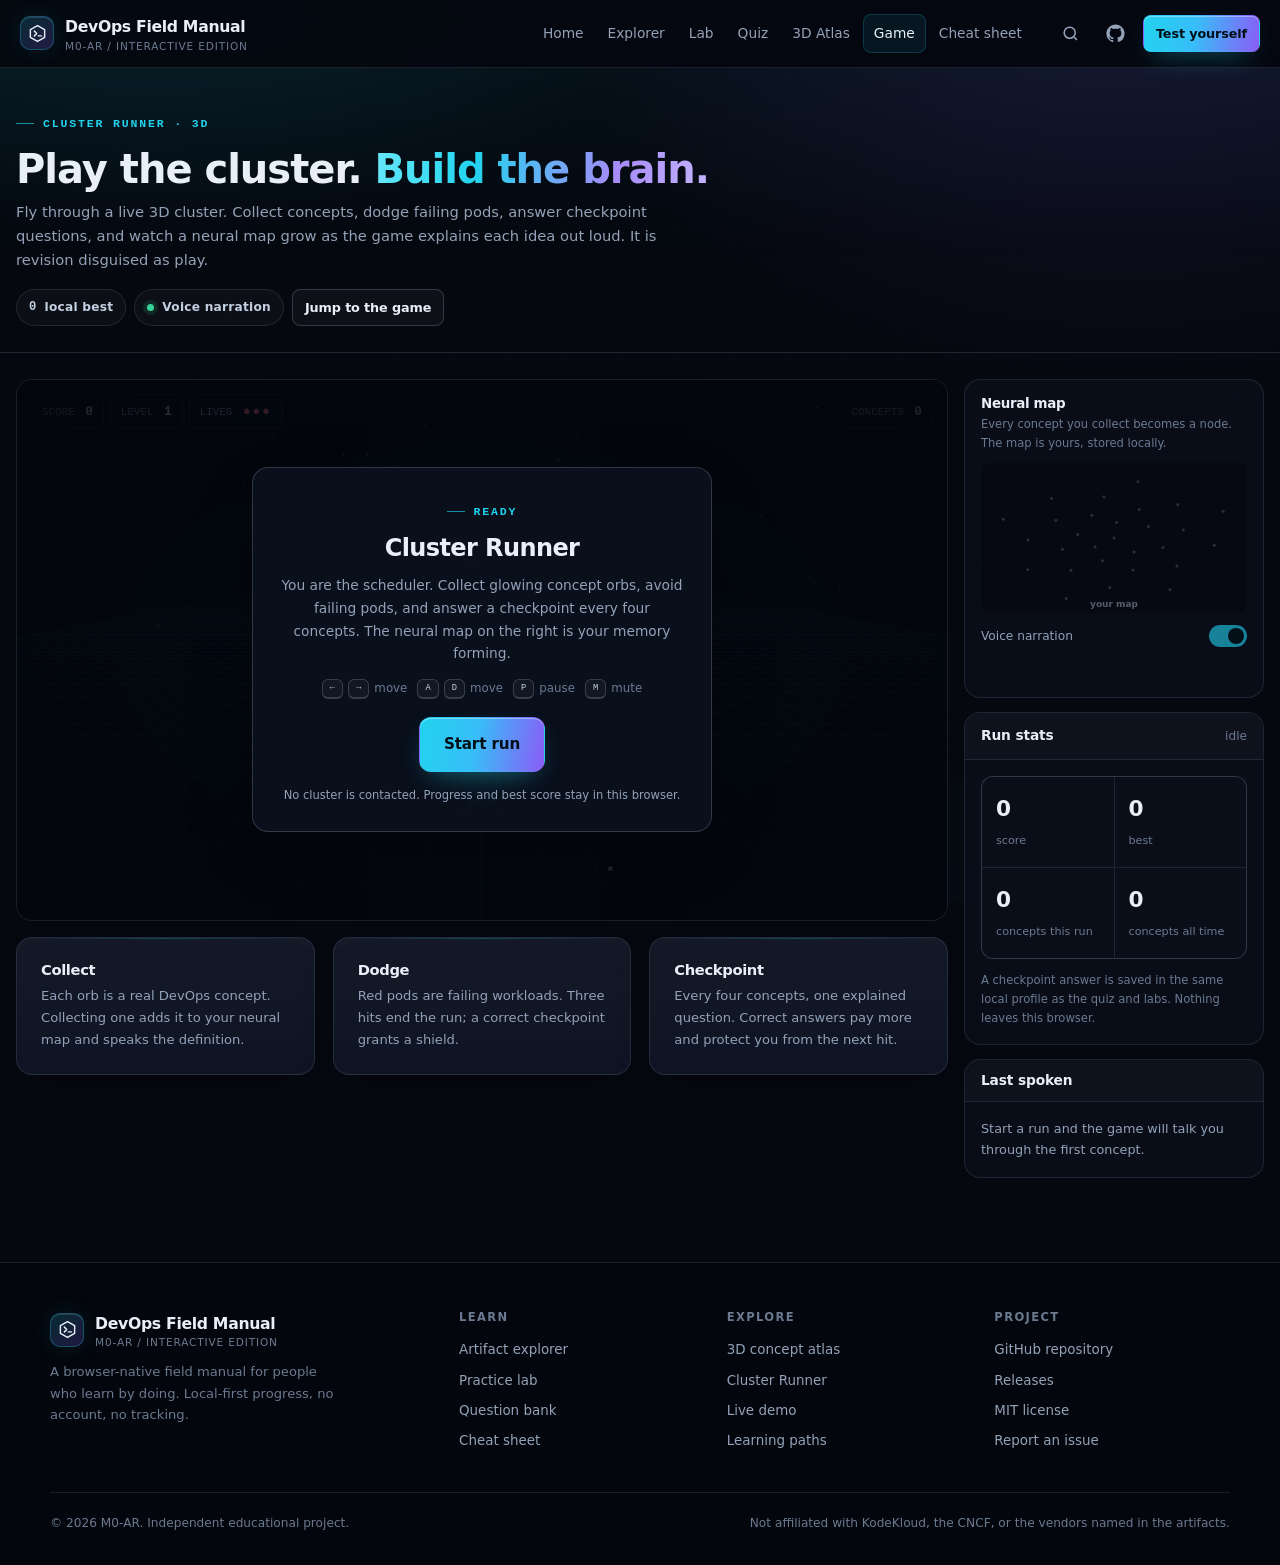
<file: docs/game.html>
<!doctype html>
<html lang="en">
<head>
<meta charset="utf-8">
<meta name="viewport" content="width=device-width, initial-scale=1">
<meta http-equiv="Content-Security-Policy" content="default-src 'self'; img-src 'self' data:; style-src 'self' 'unsafe-inline'; script-src 'self'; connect-src 'self'; font-src 'self'; frame-src 'self'; base-uri 'none'; form-action 'none'; object-src 'none'">
<title>Cluster Runner — a 3D DevOps game with a neural map</title>
<meta name="description" content="Fly a 3D cluster, collect concepts, dodge failing pods, answer checkpoints, and watch a neural map grow while the game explains what you learned.">
<link rel="canonical" href="https://m0-ar.github.io/DevOpsKodeKloud/game.html">
<meta property="og:type" content="website">
<meta property="og:title" content="Cluster Runner — a 3D DevOps game">
<meta property="og:description" content="Collect concepts, dodge failing pods, answer checkpoints, and build a neural map of DevOps as you play.">
<meta property="og:image" content="https://m0-ar.github.io/DevOpsKodeKloud/assets/img/social-preview.png">
<meta name="twitter:card" content="summary_large_image">
<link rel="icon" href="./assets/img/favicon.svg" type="image/svg+xml">
<link rel="stylesheet" href="./assets/css/site.css">
</head>
<body>
<a class="skip-link" href="#main">Skip to content</a>

<header class="site-header">
  <nav class="nav" aria-label="Primary">
    <a class="brand" href="./index.html"><span class="brand-mark" aria-hidden="true"><svg viewBox="0 0 24 24" fill="none" stroke="currentColor" stroke-width="1.8" stroke-linecap="round" stroke-linejoin="round"><path d="M12 2 21 7v10l-9 5-9-5V7l9-5Z"/><path d="m8 9 3 3-3 3"/><path d="M13 15h4"/></svg></span><span>DevOps Field Manual<small>M0-AR / interactive edition</small></span></a>
    <button class="menu-btn" type="button" aria-label="Toggle navigation" aria-controls="nav-links" aria-expanded="false"><svg viewBox="0 0 24 24" fill="none" stroke="currentColor" stroke-width="2" aria-hidden="true"><path d="M4 7h16M4 12h16M4 17h16"/></svg></button>
    <div class="nav-links" id="nav-links">
      <a href="./index.html">Home</a>
      <a href="./explorer.html">Explorer</a>
      <a href="./lab.html">Lab</a>
      <a href="./quiz.html">Quiz</a>
      <a href="./atlas.html">3D Atlas</a>
      <a href="./game.html" aria-current="page">Game</a>
      <a href="./cheatsheet.html">Cheat sheet</a>
    </div>
    <div class="nav-actions">
      <a class="nav-github" href="https://github.com/M0-AR/DevOpsKodeKloud" target="_blank" rel="noopener" aria-label="View source on GitHub"><svg viewBox="0 0 24 24" fill="currentColor" aria-hidden="true"><path d="M12 .5C5.73.5.5 5.73.5 12c0 5.08 3.29 9.39 7.86 10.91.58.11.79-.25.79-.56 0-.28-.01-1.02-.02-2-3.2.7-3.88-1.54-3.88-1.54-.53-1.33-1.28-1.69-1.28-1.69-1.05-.72.08-.71.08-.71 1.16.08 1.77 1.19 1.77 1.19 1.03 1.77 2.7 1.26 3.36.96.1-.75.4-1.26.73-1.55-2.55-.29-5.23-1.28-5.23-5.68 0-1.26.45-2.28 1.19-3.09-.12-.29-.52-1.46.11-3.05 0 0 .97-.31 3.18 1.18a11.1 11.1 0 0 1 5.79 0c2.2-1.49 3.17-1.18 3.17-1.18.63 1.59.23 2.76.11 3.05.74.81 1.19 1.83 1.19 3.09 0 4.41-2.69 5.38-5.25 5.66.41.35.78 1.05.78 2.12 0 1.53-.01 2.76-.01 3.14 0 .31.21.67.8.56A11.51 11.51 0 0 0 23.5 12C23.5 5.73 18.27.5 12 .5Z"/></svg></a>
      <a class="btn btn-primary btn-sm" href="./quiz.html">Test yourself</a>
    </div>
  </nav>
</header>

<main id="main">
  <section class="page-hero">
    <div class="container-wide">
      <div class="eyebrow">Cluster Runner · 3D</div>
      <h1>Play the cluster. <span class="gradient-text">Build the brain.</span></h1>
      <p>Fly through a live 3D cluster. Collect concepts, dodge failing pods, answer checkpoint questions, and watch a neural map grow as the game explains each idea out loud. It is revision disguised as play.</p>
      <div class="page-actions">
        <span class="pill"><span class="mono" id="game-best">0</span> local best</span>
        <span class="pill"><span class="dot" aria-hidden="true"></span>Voice narration</span>
        <button class="btn btn-ghost btn-sm" type="button" id="focus-game">Jump to the game</button>
      </div>
    </div>
  </section>

  <section class="app-main" id="game-app">
    <div class="container-wide">
      <div class="game-layout">
        <div>
          <div class="game-stage">
            <canvas class="game-canvas" id="game-canvas" aria-label="Cluster Runner 3D game. Use arrow keys or A and D to change lanes."></canvas>
            <div class="game-hud" aria-hidden="true">
              <div class="hud-group">
                <span class="hud-item">SCORE <b id="hud-score">0</b></span>
                <span class="hud-item">LEVEL <b id="hud-level">1</b></span>
                <span class="hud-item lives">LIVES <b id="hud-lives">●●●</b></span>
              </div>
              <div class="hud-group">
                <span class="hud-item">CONCEPTS <b id="hud-concepts">0</b></span>
                <span class="hud-item" id="hud-shield" hidden>SHIELD <b>ON</b></span>
              </div>
            </div>

            <div class="game-overlay" id="game-start">
              <div class="game-card">
                <div class="eyebrow" style="justify-content:center">Ready</div>
                <h2>Cluster Runner</h2>
                <p>You are the scheduler. Collect glowing concept orbs, avoid failing pods, and answer a checkpoint every four concepts. The neural map on the right is your memory forming.</p>
                <div class="controls">
                  <span><span class="kbd">←</span><span class="kbd">→</span> move</span>
                  <span><span class="kbd">A</span><span class="kbd">D</span> move</span>
                  <span><span class="kbd">P</span> pause</span>
                  <span><span class="kbd">M</span> mute</span>
                </div>
                <button class="btn btn-primary btn-lg" type="button" id="game-start-btn">Start run</button>
                <p class="faint" style="font-size:0.72rem;margin:14px 0 0">No cluster is contacted. Progress and best score stay in this browser.</p>
              </div>
            </div>

            <div class="game-overlay" id="game-challenge" hidden>
              <div class="game-card challenge">
                <div class="ch-kicker" id="ch-kicker">Checkpoint</div>
                <h3 id="ch-question">Question</h3>
                <div class="options" id="ch-options"></div>
                <div class="explanation" id="ch-explain"><div class="verdict" id="ch-verdict"></div><p id="ch-why"></p></div>
                <div style="display:flex;gap:8px;flex-wrap:wrap;margin-top:16px">
                  <button class="btn btn-primary" type="button" id="ch-continue" hidden>Continue run</button>
                  <a class="btn btn-ghost" href="./quiz.html" id="ch-quiz">Open the full quiz</a>
                </div>
              </div>
            </div>

            <div class="game-overlay" id="game-over" hidden>
              <div class="game-card">
                <div class="eyebrow" style="justify-content:center">Run complete</div>
                <h2 id="over-title">Good run.</h2>
                <p id="over-copy">You collected concepts and built a neural map.</p>
                <div class="grid grid-2" style="gap:10px;margin:18px 0">
                  <div class="hud-item">SCORE <b id="over-score">0</b></div>
                  <div class="hud-item">BEST <b id="over-best">0</b></div>
                </div>
                <div id="over-concepts" class="concept-log" style="justify-content:center"></div>
                <div style="display:flex;gap:8px;flex-wrap:wrap;justify-content:center;margin-top:18px">
                  <button class="btn btn-primary" type="button" id="game-again">Play again</button>
                  <a class="btn btn-ghost" href="./atlas.html">Open the atlas</a>
                </div>
              </div>
            </div>

            <div class="mobile-controls">
              <button type="button" id="move-left" aria-label="Move left">←</button>
              <button type="button" id="move-right" aria-label="Move right">→</button>
            </div>
            <div class="game-flash" id="game-flash" aria-hidden="true"></div>
          </div>

          <div class="grid grid-3" style="margin-top:16px">
            <div class="card"><h3 style="font-size:0.92rem">Collect</h3><p class="muted" style="font-size:0.82rem">Each orb is a real DevOps concept. Collecting one adds it to your neural map and speaks the definition.</p></div>
            <div class="card"><h3 style="font-size:0.92rem">Dodge</h3><p class="muted" style="font-size:0.82rem">Red pods are failing workloads. Three hits end the run; a correct checkpoint grants a shield.</p></div>
            <div class="card"><h3 style="font-size:0.92rem">Checkpoint</h3><p class="muted" style="font-size:0.82rem">Every four concepts, one explained question. Correct answers pay more and protect you from the next hit.</p></div>
          </div>
        </div>

        <aside class="game-side">
          <div class="panel neural-panel">
            <h3>Neural map</h3>
            <p>Every concept you collect becomes a node. The map is yours, stored locally.</p>
            <canvas id="neural-canvas" width="320" height="180" aria-label="A growing map of the concepts you have collected"></canvas>
            <div class="speech-row" style="margin-top:12px">
              <span>Voice narration</span>
              <label class="switch"><span class="sr-only">Toggle voice narration</span><input type="checkbox" id="voice-toggle" checked><i aria-hidden="true"></i></label>
            </div>
            <div class="concept-log" id="concept-log" aria-live="polite"></div>
          </div>

          <div class="panel">
            <div class="panel-head"><h3>Run stats</h3><span class="spacer"></span><span class="explorer-count" id="run-status">idle</span></div>
            <div class="panel-body">
              <div class="side-stat">
                <div class="cell"><b id="side-score">0</b><span>score</span></div>
                <div class="cell"><b id="side-best">0</b><span>best</span></div>
                <div class="cell"><b id="side-concepts">0</b><span>concepts this run</span></div>
                <div class="cell"><b id="side-total">0</b><span>concepts all time</span></div>
              </div>
              <p class="faint" style="font-size:0.72rem;margin:12px 0 0">A checkpoint answer is saved in the same local profile as the quiz and labs. Nothing leaves this browser.</p>
            </div>
          </div>

          <div class="panel">
            <div class="panel-head"><h3>Last spoken</h3></div>
            <div class="panel-body">
              <p class="muted" id="speech-log" style="font-size:0.8rem;margin:0;min-height:3.2em">Start a run and the game will talk you through the first concept.</p>
            </div>
          </div>
        </aside>
      </div>
    </div>
  </section>
</main>

<footer class="site-footer">
  <div class="container">
    <div class="footer-grid">
      <div class="footer-brand"><a class="brand" href="./index.html"><span class="brand-mark" aria-hidden="true"><svg viewBox="0 0 24 24" fill="none" stroke="currentColor" stroke-width="1.8" stroke-linecap="round" stroke-linejoin="round"><path d="M12 2 21 7v10l-9 5-9-5V7l9-5Z"/><path d="m8 9 3 3-3 3"/><path d="M13 15h4"/></svg></span><span>DevOps Field Manual<small>M0-AR / interactive edition</small></span></a><p>A browser-native field manual for people who learn by doing. Local-first progress, no account, no tracking.</p></div>
      <div class="footer-col"><h4>Learn</h4><a href="./explorer.html">Artifact explorer</a><a href="./lab.html">Practice lab</a><a href="./quiz.html">Question bank</a><a href="./cheatsheet.html">Cheat sheet</a></div>
      <div class="footer-col"><h4>Explore</h4><a href="./atlas.html">3D concept atlas</a><a href="./game.html">Cluster Runner</a><a href="./index.html#live-demo">Live demo</a><a href="./index.html#learning-paths">Learning paths</a></div>
      <div class="footer-col"><h4>Project</h4><a href="https://github.com/M0-AR/DevOpsKodeKloud" target="_blank" rel="noopener">GitHub repository</a><a href="https://github.com/M0-AR/DevOpsKodeKloud/releases" target="_blank" rel="noopener">Releases</a><a href="https://github.com/M0-AR/DevOpsKodeKloud/blob/master/LICENSE" target="_blank" rel="noopener">MIT license</a><a href="https://github.com/M0-AR/DevOpsKodeKloud/issues" target="_blank" rel="noopener">Report an issue</a></div>
    </div>
    <div class="footer-bottom"><span>© <span data-year>2026</span> M0-AR. Independent educational project.</span><span>Not affiliated with KodeKloud, the CNCF, or the vendors named in the artifacts.</span></div>
  </div>
</footer>

<script src="./assets/js/site.js" defer></script>
<script type="module" src="./assets/js/game.js"></script>
</body>
</html>
</file>
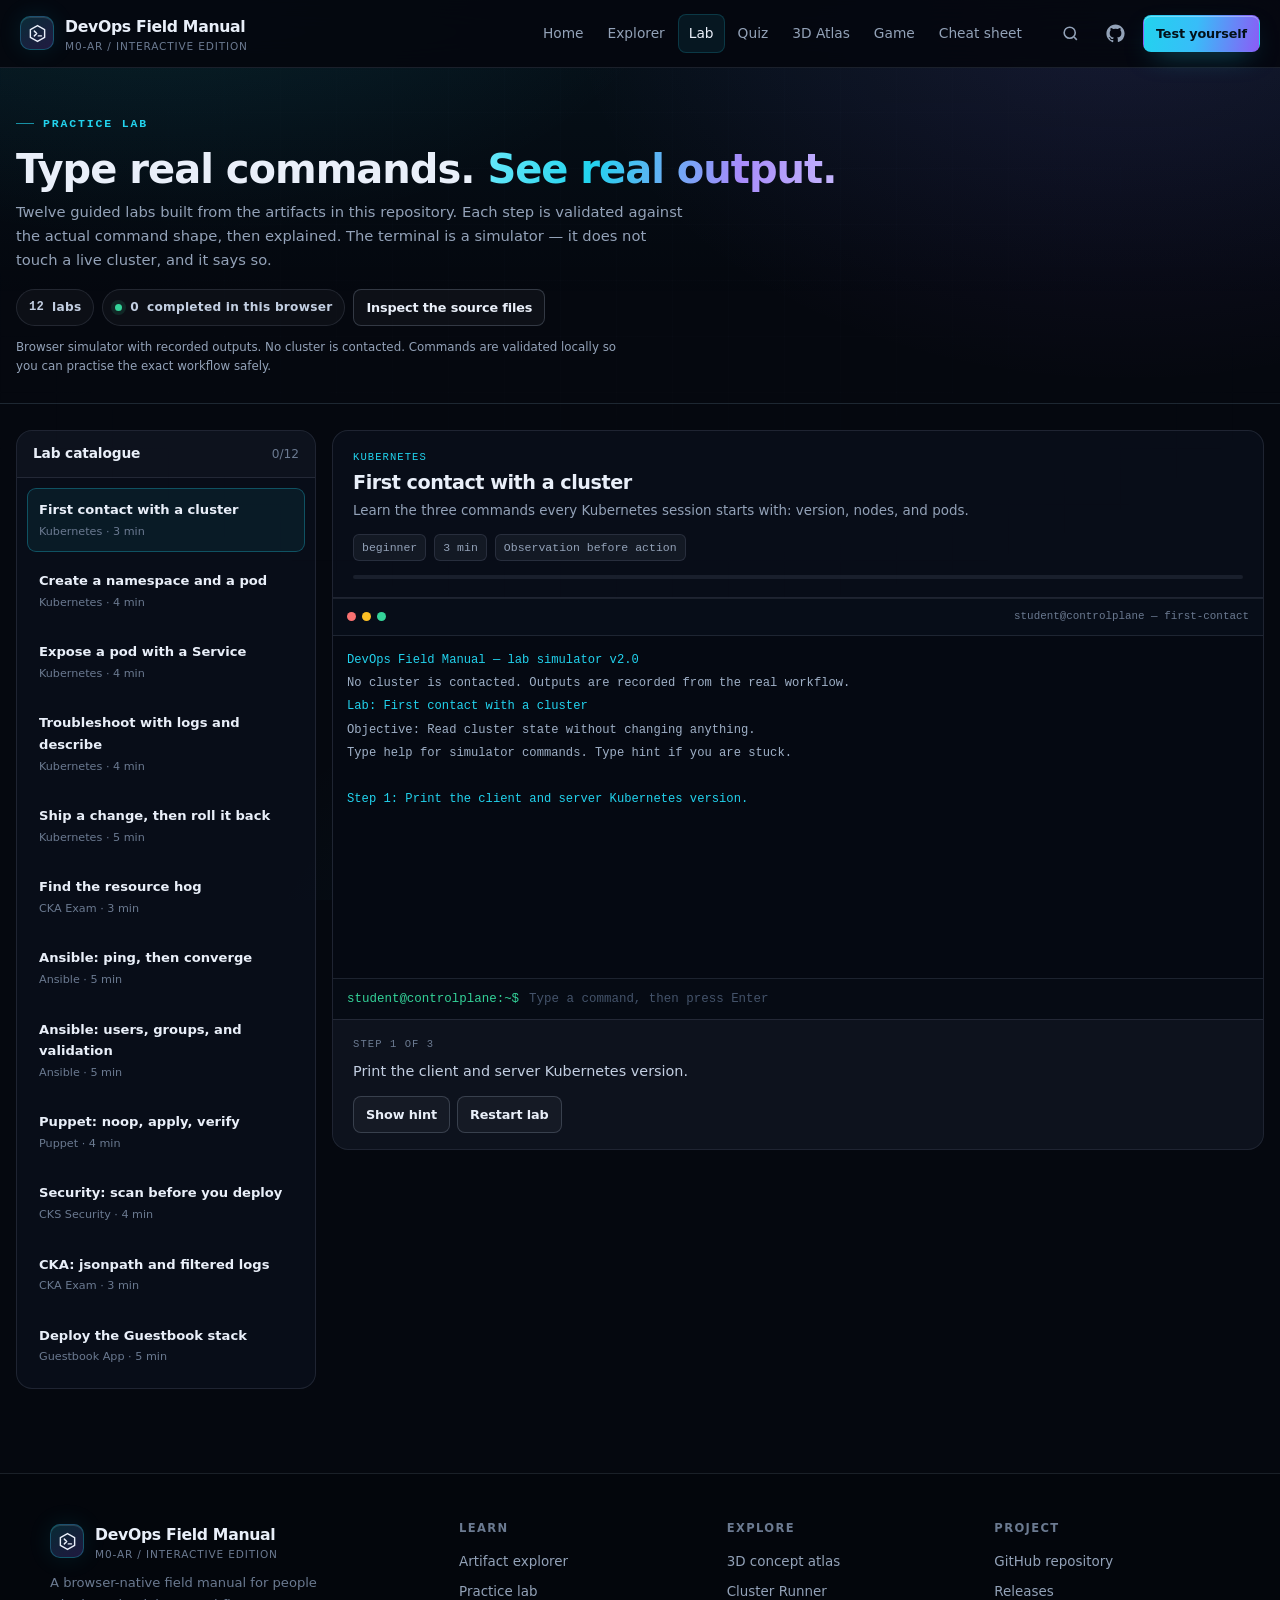
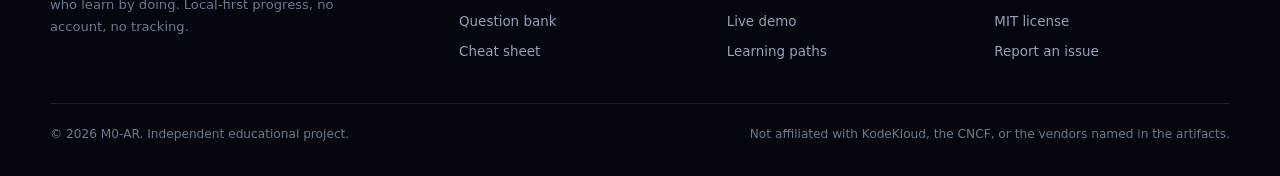
<file: docs/lab.html>
<!doctype html>
<html lang="en">
<head>
<meta charset="utf-8">
<meta name="viewport" content="width=device-width, initial-scale=1">
<meta http-equiv="Content-Security-Policy" content="default-src 'self'; img-src 'self' data:; style-src 'self' 'unsafe-inline'; script-src 'self'; connect-src 'self'; font-src 'self'; frame-src 'self'; base-uri 'none'; form-action 'none'; object-src 'none'">
<title>Practice Lab — DevOps Field Manual</title>
<meta name="description" content="12 guided Kubernetes, Ansible, Puppet, security, and CKA labs in the browser. Type real commands, get realistic output, and learn why each step works.">
<link rel="canonical" href="https://m0-ar.github.io/DevOpsKodeKloud/lab.html">
<meta property="og:type" content="website">
<meta property="og:title" content="Practice Lab — DevOps Field Manual">
<meta property="og:description" content="A browser terminal with 12 guided labs built from the repository's own artifacts.">
<meta property="og:image" content="https://m0-ar.github.io/DevOpsKodeKloud/assets/img/social-preview.png">
<meta name="twitter:card" content="summary_large_image">
<link rel="icon" href="./assets/img/favicon.svg" type="image/svg+xml">
<link rel="stylesheet" href="./assets/css/site.css">
</head>
<body>
<a class="skip-link" href="#main">Skip to content</a>

<header class="site-header">
  <nav class="nav" aria-label="Primary">
    <a class="brand" href="./index.html"><span class="brand-mark" aria-hidden="true"><svg viewBox="0 0 24 24" fill="none" stroke="currentColor" stroke-width="1.8" stroke-linecap="round" stroke-linejoin="round"><path d="M12 2 21 7v10l-9 5-9-5V7l9-5Z"/><path d="m8 9 3 3-3 3"/><path d="M13 15h4"/></svg></span><span>DevOps Field Manual<small>M0-AR / interactive edition</small></span></a>
    <button class="menu-btn" type="button" aria-label="Toggle navigation" aria-controls="nav-links" aria-expanded="false"><svg viewBox="0 0 24 24" fill="none" stroke="currentColor" stroke-width="2" aria-hidden="true"><path d="M4 7h16M4 12h16M4 17h16"/></svg></button>
    <div class="nav-links" id="nav-links">
      <a href="./index.html">Home</a>
      <a href="./explorer.html">Explorer</a>
      <a href="./lab.html" aria-current="page">Lab</a>
      <a href="./quiz.html">Quiz</a>
      <a href="./atlas.html">3D Atlas</a>
      <a href="./game.html">Game</a>
      <a href="./cheatsheet.html">Cheat sheet</a>
    </div>
    <div class="nav-actions">
      <a class="nav-github" href="https://github.com/M0-AR/DevOpsKodeKloud" target="_blank" rel="noopener" aria-label="View source on GitHub"><svg viewBox="0 0 24 24" fill="currentColor" aria-hidden="true"><path d="M12 .5C5.73.5.5 5.73.5 12c0 5.08 3.29 9.39 7.86 10.91.58.11.79-.25.79-.56 0-.28-.01-1.02-.02-2-3.2.7-3.88-1.54-3.88-1.54-.53-1.33-1.28-1.69-1.28-1.69-1.05-.72.08-.71.08-.71 1.16.08 1.77 1.19 1.77 1.19 1.03 1.77 2.7 1.26 3.36.96.1-.75.4-1.26.73-1.55-2.55-.29-5.23-1.28-5.23-5.68 0-1.26.45-2.28 1.19-3.09-.12-.29-.52-1.46.11-3.05 0 0 .97-.31 3.18 1.18a11.1 11.1 0 0 1 5.79 0c2.2-1.49 3.17-1.18 3.17-1.18.63 1.59.23 2.76.11 3.05.74.81 1.19 1.83 1.19 3.09 0 4.41-2.69 5.38-5.25 5.66.41.35.78 1.05.78 2.12 0 1.53-.01 2.76-.01 3.14 0 .31.21.67.8.56A11.51 11.51 0 0 0 23.5 12C23.5 5.73 18.27.5 12 .5Z"/></svg></a>
      <a class="btn btn-primary btn-sm" href="./quiz.html">Test yourself</a>
    </div>
  </nav>
</header>

<main id="main">
  <section class="page-hero">
    <div class="container-wide">
      <div class="eyebrow">Practice lab</div>
      <h1>Type real commands. <span class="gradient-text">See real output.</span></h1>
      <p>Twelve guided labs built from the artifacts in this repository. Each step is validated against the actual command shape, then explained. The terminal is a simulator — it does not touch a live cluster, and it says so.</p>
      <div class="page-actions">
        <span class="pill"><span class="mono" id="lab-total">12</span> labs</span>
        <span class="pill"><span class="dot" aria-hidden="true"></span><span id="lab-done">0</span> completed in this browser</span>
        <a class="btn btn-ghost btn-sm" href="./explorer.html">Inspect the source files</a>
      </div>
      <p class="faint" style="font-size:0.74rem;margin-top:12px;max-width:80ch" id="lab-notice"></p>
    </div>
  </section>

  <section class="app-main">
    <div class="container-wide">
      <div class="lab-layout">
        <aside class="panel side-panel" aria-label="Lab catalogue">
          <div class="panel-head"><h2>Lab catalogue</h2><span class="spacer"></span><span class="explorer-count" id="lab-progress-label">0/12</span></div>
          <div class="lab-list" id="lab-list"></div>
        </aside>

        <div class="panel">
          <div class="lab-head">
            <div class="lab-kicker" id="lab-kicker">Kubernetes</div>
            <h2 id="lab-title">Choose a lab</h2>
            <p id="lab-brief">Select a lab from the catalogue to begin.</p>
            <div class="lab-meta">
              <span class="tag" id="lab-difficulty">beginner</span>
              <span class="tag" id="lab-time">3 min</span>
              <span class="tag" id="lab-concept">concept</span>
            </div>
            <div class="progress-line" style="margin-top:14px"><i id="lab-progress"></i></div>
          </div>

          <div class="terminal">
            <div class="term-head">
              <span class="dots" aria-hidden="true"><i></i><i></i><i></i></span>
              <span class="term-title" id="term-title">student@controlplane — lab simulator</span>
            </div>
            <div class="term-body" id="term-body" role="log" aria-live="polite" aria-label="Lab terminal output"></div>
            <form class="term-form" id="term-form" autocomplete="off">
              <label class="sr-only" for="term-input">Terminal command</label>
              <span class="ps1" aria-hidden="true">student@controlplane:~$</span>
              <input id="term-input" type="text" spellcheck="false" autocapitalize="off" autocomplete="off" placeholder="Type a command, then press Enter" aria-describedby="term-help">
              <span class="sr-only" id="term-help">Press Enter to run. Type help for simulator commands.</span>
            </form>
          </div>

          <div class="lab-task" id="lab-task" hidden>
            <div class="task-label" id="task-label">Step 1 of 3</div>
            <p id="task-text">Task</p>
            <div class="actions">
              <button class="btn btn-ghost btn-sm" type="button" id="hint-btn">Show hint</button>
              <button class="btn btn-ghost btn-sm" type="button" id="restart-lab">Restart lab</button>
            </div>
            <div class="feedback" id="feedback" role="status"></div>
          </div>

          <div class="lab-complete" id="lab-complete" hidden>
            <svg viewBox="0 0 24 24" fill="none" stroke="currentColor" stroke-width="1.8" aria-hidden="true"><circle cx="12" cy="12" r="9"/><path d="m8 12 3 3 5-6"/></svg>
            <h3>Lab complete</h3>
            <p id="complete-copy">You finished every step.</p>
            <div class="actions" style="justify-content:center;display:flex;gap:8px;flex-wrap:wrap;margin-top:14px">
              <button class="btn btn-primary" type="button" id="next-lab">Next lab</button>
              <a class="btn btn-ghost" href="./quiz.html">Answer questions on this topic</a>
            </div>
          </div>
        </div>
      </div>
    </div>
  </section>
</main>

<footer class="site-footer">
  <div class="container">
    <div class="footer-grid">
      <div class="footer-brand"><a class="brand" href="./index.html"><span class="brand-mark" aria-hidden="true"><svg viewBox="0 0 24 24" fill="none" stroke="currentColor" stroke-width="1.8" stroke-linecap="round" stroke-linejoin="round"><path d="M12 2 21 7v10l-9 5-9-5V7l9-5Z"/><path d="m8 9 3 3-3 3"/><path d="M13 15h4"/></svg></span><span>DevOps Field Manual<small>M0-AR / interactive edition</small></span></a><p>A browser-native field manual for people who learn by doing. Local-first progress, no account, no tracking.</p></div>
      <div class="footer-col"><h4>Learn</h4><a href="./explorer.html">Artifact explorer</a><a href="./lab.html">Practice lab</a><a href="./quiz.html">Question bank</a><a href="./cheatsheet.html">Cheat sheet</a></div>
      <div class="footer-col"><h4>Explore</h4><a href="./atlas.html">3D concept atlas</a><a href="./game.html">Cluster Runner</a><a href="./index.html#live-demo">Live demo</a><a href="./index.html#learning-paths">Learning paths</a></div>
      <div class="footer-col"><h4>Project</h4><a href="https://github.com/M0-AR/DevOpsKodeKloud" target="_blank" rel="noopener">GitHub repository</a><a href="https://github.com/M0-AR/DevOpsKodeKloud/releases" target="_blank" rel="noopener">Releases</a><a href="https://github.com/M0-AR/DevOpsKodeKloud/blob/master/LICENSE" target="_blank" rel="noopener">MIT license</a><a href="https://github.com/M0-AR/DevOpsKodeKloud/issues" target="_blank" rel="noopener">Report an issue</a></div>
    </div>
    <div class="footer-bottom"><span>© <span data-year>2026</span> M0-AR. Independent educational project.</span><span>Not affiliated with KodeKloud, the CNCF, or the vendors named in the artifacts.</span></div>
  </div>
</footer>

<script src="./assets/js/site.js" defer></script>
<script src="./assets/js/lab.js" defer></script>
</body>
</html>
</file>
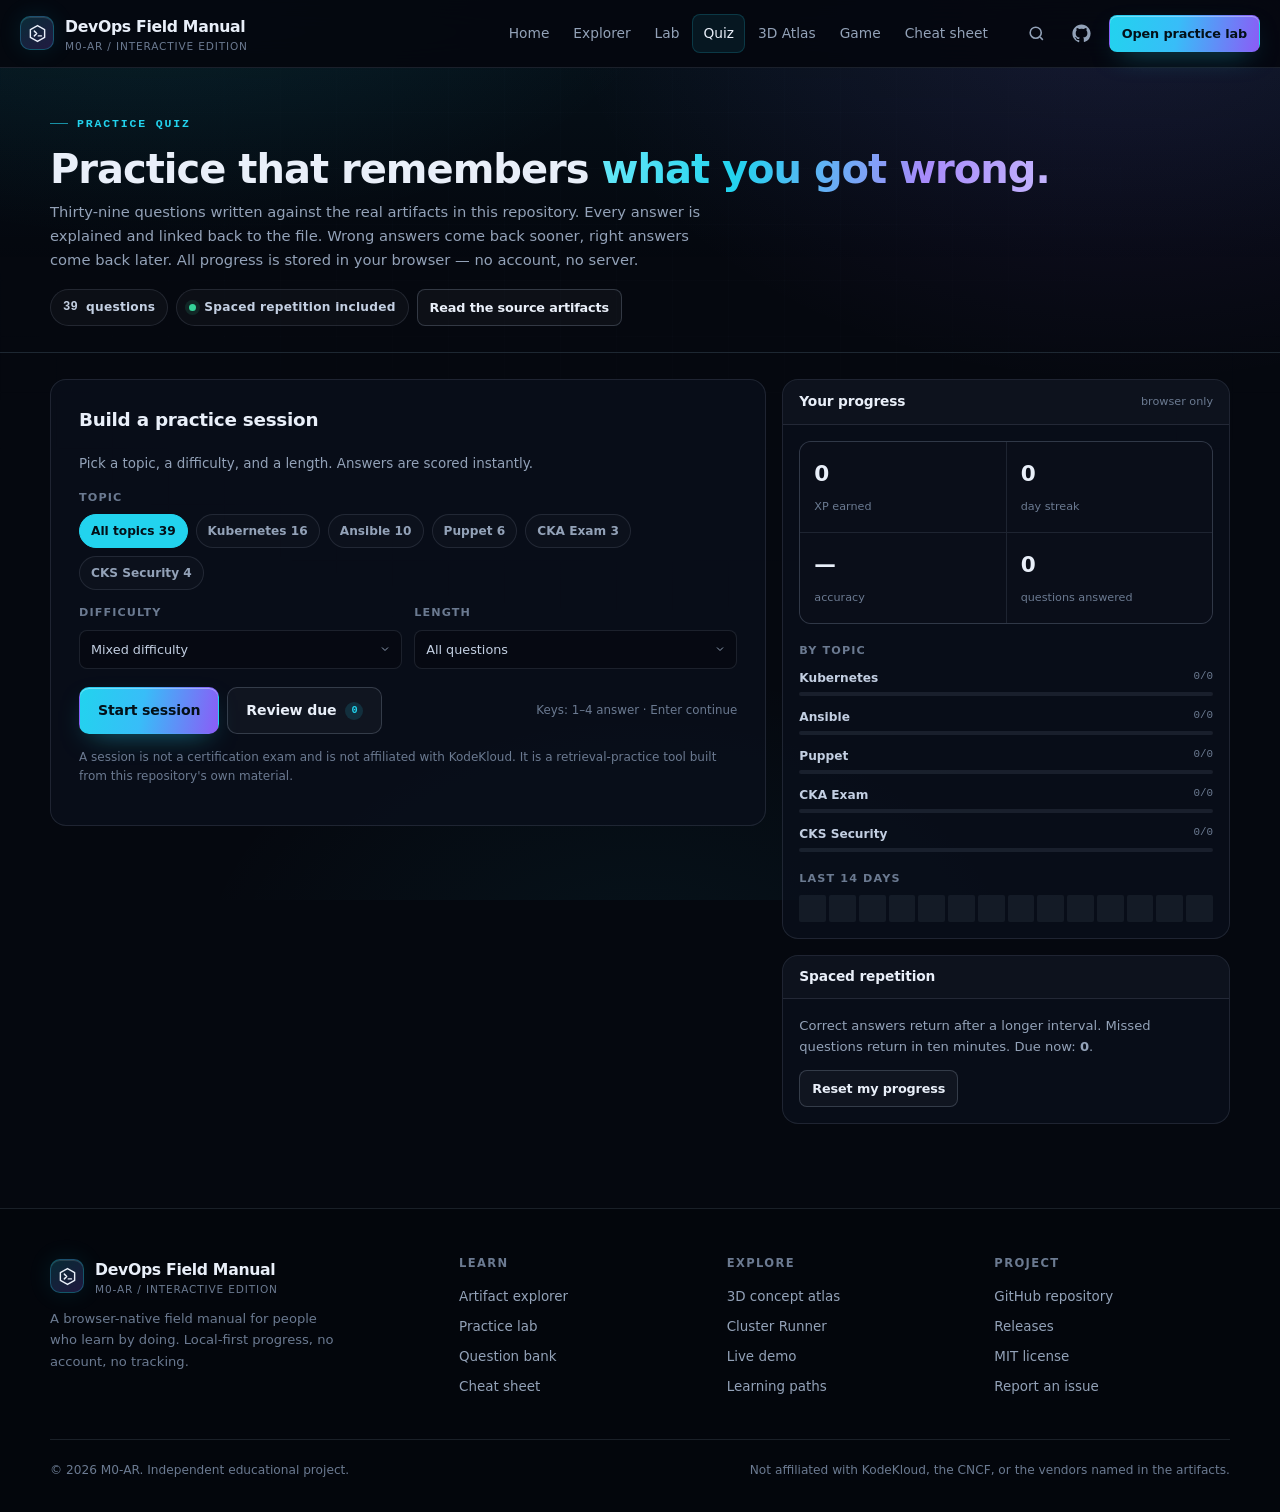
<file: docs/quiz.html>
<!doctype html>
<html lang="en">
<head>
<meta charset="utf-8">
<meta name="viewport" content="width=device-width, initial-scale=1">
<meta http-equiv="Content-Security-Policy" content="default-src 'self'; img-src 'self' data:; style-src 'self' 'unsafe-inline'; script-src 'self'; connect-src 'self'; font-src 'self'; frame-src 'self'; base-uri 'none'; form-action 'none'; object-src 'none'">
<title>Practice Quiz — DevOps Field Manual</title>
<meta name="description" content="39 explained Kubernetes, Ansible, Puppet, CKA, and CKS questions with spaced repetition. Your progress stays in your browser.">
<link rel="canonical" href="https://m0-ar.github.io/DevOpsKodeKloud/quiz.html">
<meta property="og:type" content="website">
<meta property="og:title" content="Practice Quiz — DevOps Field Manual">
<meta property="og:description" content="Practice that remembers what you got wrong. 39 explained questions, spaced repetition, local-first progress.">
<meta property="og:image" content="https://m0-ar.github.io/DevOpsKodeKloud/assets/img/social-preview.png">
<meta name="twitter:card" content="summary_large_image">
<link rel="icon" href="./assets/img/favicon.svg" type="image/svg+xml">
<link rel="stylesheet" href="./assets/css/site.css">
</head>
<body>
<a class="skip-link" href="#main">Skip to content</a>

<header class="site-header">
  <nav class="nav" aria-label="Primary">
    <a class="brand" href="./index.html">
      <span class="brand-mark" aria-hidden="true"><svg viewBox="0 0 24 24" fill="none" stroke="currentColor" stroke-width="1.8" stroke-linecap="round" stroke-linejoin="round"><path d="M12 2 21 7v10l-9 5-9-5V7l9-5Z"/><path d="m8 9 3 3-3 3"/><path d="M13 15h4"/></svg></span>
      <span>DevOps Field Manual<small>M0-AR / interactive edition</small></span>
    </a>
    <button class="menu-btn" type="button" aria-label="Toggle navigation" aria-controls="nav-links" aria-expanded="false"><svg viewBox="0 0 24 24" fill="none" stroke="currentColor" stroke-width="2" aria-hidden="true"><path d="M4 7h16M4 12h16M4 17h16"/></svg></button>
    <div class="nav-links" id="nav-links">
      <a href="./index.html">Home</a>
      <a href="./explorer.html">Explorer</a>
      <a href="./lab.html">Lab</a>
      <a href="./quiz.html" aria-current="page">Quiz</a>
      <a href="./atlas.html">3D Atlas</a>
      <a href="./game.html">Game</a>
      <a href="./cheatsheet.html">Cheat sheet</a>
    </div>
    <div class="nav-actions">
      <a class="nav-github" href="https://github.com/M0-AR/DevOpsKodeKloud" target="_blank" rel="noopener" aria-label="View source on GitHub"><svg viewBox="0 0 24 24" fill="currentColor" aria-hidden="true"><path d="M12 .5C5.73.5.5 5.73.5 12c0 5.08 3.29 9.39 7.86 10.91.58.11.79-.25.79-.56 0-.28-.01-1.02-.02-2-3.2.7-3.88-1.54-3.88-1.54-.53-1.33-1.28-1.69-1.28-1.69-1.05-.72.08-.71.08-.71 1.16.08 1.77 1.19 1.77 1.19 1.03 1.77 2.7 1.26 3.36.96.1-.75.4-1.26.73-1.55-2.55-.29-5.23-1.28-5.23-5.68 0-1.26.45-2.28 1.19-3.09-.12-.29-.52-1.46.11-3.05 0 0 .97-.31 3.18 1.18a11.1 11.1 0 0 1 5.79 0c2.2-1.49 3.17-1.18 3.17-1.18.63 1.59.23 2.76.11 3.05.74.81 1.19 1.83 1.19 3.09 0 4.41-2.69 5.38-5.25 5.66.41.35.78 1.05.78 2.12 0 1.53-.01 2.76-.01 3.14 0 .31.21.67.8.56A11.51 11.51 0 0 0 23.5 12C23.5 5.73 18.27.5 12 .5Z"/></svg></a>
      <a class="btn btn-primary btn-sm" href="./lab.html">Open practice lab</a>
    </div>
  </nav>
</header>

<main id="main">
  <section class="page-hero">
    <div class="container">
      <div class="eyebrow">Practice quiz</div>
      <h1>Practice that remembers <span class="gradient-text">what you got wrong.</span></h1>
      <p>Thirty-nine questions written against the real artifacts in this repository. Every answer is explained and linked back to the file. Wrong answers come back sooner, right answers come back later. All progress is stored in your browser — no account, no server.</p>
      <div class="page-actions">
        <span class="pill"><span class="mono" id="q-total">39</span> questions</span>
        <span class="pill"><span class="dot" aria-hidden="true"></span>Spaced repetition included</span>
        <a class="btn btn-ghost btn-sm" href="./explorer.html">Read the source artifacts</a>
      </div>
    </div>
  </section>

  <section class="app-main">
    <div class="container">
      <div class="quiz-top">
        <div class="panel quiz-card" id="quiz-main" aria-live="polite">
          <div id="quiz-setup">
            <div class="section-head" style="margin-bottom:14px">
              <h2 style="font-size:1.15rem">Build a practice session</h2>
              <p class="muted" style="margin:4px 0 0;font-size:0.84rem">Pick a topic, a difficulty, and a length. Answers are scored instantly.</p>
            </div>

            <div class="field-label">Topic</div>
            <div class="chips quiz-mode-row" id="topic-chips" role="group" aria-label="Quiz topic"></div>

            <div class="form-row">
              <div>
                <label class="field-label" for="difficulty">Difficulty</label>
                <select class="select" id="difficulty" style="width:100%">
                  <option value="all">Mixed difficulty</option>
                  <option value="beginner">Beginner</option>
                  <option value="intermediate">Intermediate</option>
                  <option value="advanced">Advanced</option>
                </select>
              </div>
              <div>
                <label class="field-label" for="length">Length</label>
                <select class="select" id="length" style="width:100%">
                  <option value="10">10 questions</option>
                  <option value="20">20 questions</option>
                  <option value="39" selected>All questions</option>
                </select>
              </div>
            </div>

            <div class="quiz-actions">
              <button class="btn btn-primary" type="button" id="start-quiz">Start session</button>
              <button class="btn btn-ghost" type="button" id="review-due">Review due <span class="badge" id="due-count">0</span></button>
              <span class="spacer"></span>
              <span class="faint" style="font-size:0.74rem">Keys: 1–4 answer · Enter continue</span>
            </div>
            <p class="faint" style="font-size:0.75rem;margin-top:14px;line-height:1.55">A session is not a certification exam and is not affiliated with KodeKloud. It is a retrieval-practice tool built from this repository's own material.</p>
          </div>

          <div id="quiz-play" hidden>
            <div class="qmeta">
              <span class="tag" id="q-topic">kubernetes</span>
              <span class="tag" id="q-concept">Deployments</span>
              <span class="tag" id="q-level">beginner</span>
              <span class="qnum" id="q-num">1 / 10</span>
            </div>
            <div class="progress-line" style="margin-bottom:20px"><i id="q-progress"></i></div>
            <h2 id="q-text">Question</h2>
            <div class="options" id="q-options" role="group" aria-labelledby="q-text"></div>
            <div class="explanation" id="q-explanation">
              <div class="verdict" id="q-verdict">Correct</div>
              <p id="q-why"></p>
              <a id="q-source" href="./explorer.html">Read the related artifact</a>
            </div>
            <div class="quiz-actions">
              <button class="btn btn-primary" type="button" id="q-submit">Check answer</button>
              <button class="btn btn-primary" type="button" id="q-next" hidden>Next question</button>
              <span class="spacer"></span>
              <button class="btn btn-ghost btn-sm" type="button" id="q-quit">End session</button>
            </div>
          </div>

          <div id="quiz-results" hidden>
            <div class="result-top">
              <div class="score-ring" id="score-ring" role="img" aria-label="Score">
                <svg viewBox="0 0 120 120" aria-hidden="true">
                  <circle cx="60" cy="60" r="52" class="ring-bg"></circle>
                  <circle cx="60" cy="60" r="52" class="ring-fg" id="ring-fg"></circle>
                </svg>
                <div class="score-val"><b id="score-pct">0%</b><span id="score-frac">0 / 0</span></div>
              </div>
              <div>
                <div class="eyebrow">Session complete</div>
                <h2 id="result-title" style="font-size:1.35rem;margin:6px 0 6px">Nice work.</h2>
                <p id="result-copy" class="muted" style="font-size:0.88rem;margin:0"></p>
              </div>
            </div>
            <div class="quiz-actions">
              <button class="btn btn-primary" type="button" id="retry-wrong">Retry wrong answers</button>
              <button class="btn btn-ghost" type="button" id="new-session">New session</button>
              <a class="btn btn-ghost" href="./atlas.html">See the concept map</a>
            </div>
            <div id="review-list" class="review-list"></div>
          </div>
        </div>

        <aside class="stack">
          <div class="panel">
            <div class="panel-head"><h2>Your progress</h2><span class="spacer"></span><span class="faint" style="font-size:0.7rem">browser only</span></div>
            <div class="panel-body">
              <div class="side-stat">
                <div class="cell"><b id="stat-xp">0</b><span>XP earned</span></div>
                <div class="cell"><b id="stat-streak">0</b><span>day streak</span></div>
                <div class="cell"><b id="stat-accuracy">—</b><span>accuracy</span></div>
                <div class="cell"><b id="stat-answered">0</b><span>questions answered</span></div>
              </div>
              <div style="margin-top:18px">
                <div class="field-label">By topic</div>
                <div class="topic-bars" id="topic-bars"></div>
              </div>
              <div style="margin-top:18px">
                <div class="field-label">Last 14 days</div>
                <div class="streak-grid" id="streak-grid" aria-label="Practice activity over the last 14 days"></div>
              </div>
            </div>
          </div>

          <div class="panel">
            <div class="panel-head"><h2>Spaced repetition</h2></div>
            <div class="panel-body">
              <p class="muted" style="font-size:0.82rem;margin:0 0 12px">Correct answers return after a longer interval. Missed questions return in ten minutes. Due now: <b id="due-inline">0</b>.</p>
              <button class="btn btn-ghost btn-sm" type="button" id="reset-progress">Reset my progress</button>
            </div>
          </div>
        </aside>
      </div>
    </div>
  </section>
</main>

<footer class="site-footer">
  <div class="container">
    <div class="footer-grid">
      <div class="footer-brand">
        <a class="brand" href="./index.html"><span class="brand-mark" aria-hidden="true"><svg viewBox="0 0 24 24" fill="none" stroke="currentColor" stroke-width="1.8" stroke-linecap="round" stroke-linejoin="round"><path d="M12 2 21 7v10l-9 5-9-5V7l9-5Z"/><path d="m8 9 3 3-3 3"/><path d="M13 15h4"/></svg></span><span>DevOps Field Manual<small>M0-AR / interactive edition</small></span></a>
        <p>A browser-native field manual for people who learn by doing. Local-first progress, no account, no tracking.</p>
      </div>
      <div class="footer-col"><h4>Learn</h4><a href="./explorer.html">Artifact explorer</a><a href="./lab.html">Practice lab</a><a href="./quiz.html">Question bank</a><a href="./cheatsheet.html">Cheat sheet</a></div>
      <div class="footer-col"><h4>Explore</h4><a href="./atlas.html">3D concept atlas</a><a href="./game.html">Cluster Runner</a><a href="./index.html#live-demo">Live demo</a><a href="./index.html#learning-paths">Learning paths</a></div>
      <div class="footer-col"><h4>Project</h4><a href="https://github.com/M0-AR/DevOpsKodeKloud" target="_blank" rel="noopener">GitHub repository</a><a href="https://github.com/M0-AR/DevOpsKodeKloud/releases" target="_blank" rel="noopener">Releases</a><a href="https://github.com/M0-AR/DevOpsKodeKloud/blob/master/LICENSE" target="_blank" rel="noopener">MIT license</a><a href="https://github.com/M0-AR/DevOpsKodeKloud/issues" target="_blank" rel="noopener">Report an issue</a></div>
    </div>
    <div class="footer-bottom"><span>© <span data-year>2026</span> M0-AR. Independent educational project.</span><span>Not affiliated with KodeKloud, the CNCF, or the vendors named in the artifacts.</span></div>
  </div>
</footer>

<script src="./assets/js/site.js" defer></script>
<script src="./assets/js/quiz.js" defer></script>
</body>
</html>
</file>
<file: docs/assets/css/site.css>
/* ==========================================================================
   DevOps Field Manual — design system
   Dark, precise, fast. No external fonts, no external CSS.
   ========================================================================== */

:root {
  color-scheme: dark;
  --bg: #05080f;
  --bg-elev: #080d18;
  --bg-soft: #0b1221;
  --panel: rgba(13, 21, 38, 0.78);
  --panel-solid: #0d1526;
  --panel-2: #101a2e;
  --line: rgba(148, 163, 184, 0.16);
  --line-strong: rgba(148, 163, 184, 0.28);
  --text: #e9eff9;
  --text-soft: #c3cfe2;
  --muted: #93a2b8;
  --faint: #6b7a91;
  --cyan: #22d3ee;
  --cyan-soft: rgba(34, 211, 238, 0.14);
  --violet: #8b5cf6;
  --violet-soft: rgba(139, 92, 246, 0.14);
  --green: #34d399;
  --green-soft: rgba(52, 211, 153, 0.12);
  --amber: #fbbf24;
  --amber-soft: rgba(251, 191, 36, 0.12);
  --red: #fb7185;
  --red-soft: rgba(251, 113, 133, 0.12);
  --radius-sm: 10px;
  --radius: 16px;
  --radius-lg: 24px;
  --shadow: 0 24px 60px -24px rgba(0, 0, 0, 0.65);
  --shadow-soft: 0 12px 32px -18px rgba(0, 0, 0, 0.6);
  --font: ui-sans-serif, system-ui, -apple-system, BlinkMacSystemFont, "Segoe UI", Roboto, "Helvetica Neue", Arial, sans-serif;
  --mono: ui-monospace, SFMono-Regular, "SF Mono", Menlo, Consolas, "Liberation Mono", monospace;
  --max: 1180px;
  --header-h: 68px;
}

*, *::before, *::after { box-sizing: border-box; }

[hidden] { display: none !important; }

html { scroll-behavior: smooth; scroll-padding-top: calc(var(--header-h) + 16px); }

body {
  margin: 0;
  background: var(--bg);
  color: var(--text);
  font-family: var(--font);
  font-size: 16px;
  line-height: 1.65;
  -webkit-font-smoothing: antialiased;
  text-rendering: optimizeLegibility;
  overflow-x: hidden;
}

body::before {
  content: "";
  position: fixed;
  inset: 0;
  z-index: -2;
  background:
    radial-gradient(900px 520px at 12% -8%, rgba(34, 211, 238, 0.10), transparent 60%),
    radial-gradient(900px 620px at 88% 0%, rgba(139, 92, 246, 0.12), transparent 62%),
    radial-gradient(700px 500px at 50% 110%, rgba(34, 211, 238, 0.06), transparent 65%),
    var(--bg);
}

body::after {
  content: "";
  position: fixed;
  inset: 0;
  z-index: -1;
  pointer-events: none;
  opacity: 0.55;
  background-image:
    linear-gradient(rgba(148, 163, 184, 0.035) 1px, transparent 1px),
    linear-gradient(90deg, rgba(148, 163, 184, 0.035) 1px, transparent 1px);
  background-size: 56px 56px;
  mask-image: radial-gradient(ellipse 85% 70% at 50% 20%, #000 20%, transparent 78%);
  -webkit-mask-image: radial-gradient(ellipse 85% 70% at 50% 20%, #000 20%, transparent 78%);
}

::selection { background: rgba(34, 211, 238, 0.28); color: #fff; }

a { color: var(--cyan); text-decoration: none; }
a:hover { text-decoration: underline; text-underline-offset: 3px; }

img, svg, canvas { max-width: 100%; }
img { height: auto; }

h1, h2, h3, h4 { margin: 0 0 0.5em; line-height: 1.12; letter-spacing: -0.025em; font-weight: 700; }
p { margin: 0 0 1em; }
ul, ol { margin: 0 0 1em; padding-left: 1.25em; }
li { margin: 0.3em 0; }
hr { border: 0; border-top: 1px solid var(--line); margin: 2rem 0; }

:focus-visible {
  outline: 2px solid var(--cyan);
  outline-offset: 3px;
  border-radius: 4px;
}

.skip-link {
  position: fixed;
  left: 16px;
  top: -80px;
  z-index: 1000;
  background: var(--cyan);
  color: #041018;
  padding: 10px 16px;
  border-radius: 8px;
  font-weight: 700;
  transition: top 0.2s ease;
}
.skip-link:focus { top: 12px; }

.sr-only {
  position: absolute !important;
  width: 1px; height: 1px;
  padding: 0; margin: -1px;
  overflow: hidden; clip: rect(0, 0, 0, 0);
  white-space: nowrap; border: 0;
}

.container { width: min(100% - 40px, var(--max)); margin-inline: auto; }
.container-wide { width: min(100% - 32px, 1360px); margin-inline: auto; }

.mono { font-family: var(--mono); }
.muted { color: var(--muted); }
.faint { color: var(--faint); }
.center { text-align: center; }
.nowrap { white-space: nowrap; }
.gradient-text {
  background: linear-gradient(100deg, #67e8f9 0%, #22d3ee 30%, #a78bfa 72%, #c4b5fd 100%);
  -webkit-background-clip: text;
  background-clip: text;
  color: transparent;
}

.kbd {
  display: inline-block;
  font-family: var(--mono);
  font-size: 0.74em;
  line-height: 1;
  padding: 4px 7px;
  border-radius: 6px;
  border: 1px solid var(--line-strong);
  border-bottom-width: 2px;
  background: rgba(255, 255, 255, 0.04);
  color: var(--text-soft);
  vertical-align: 1px;
}

.pill {
  display: inline-flex;
  align-items: center;
  gap: 8px;
  font-size: 0.76rem;
  font-weight: 600;
  letter-spacing: 0.02em;
  padding: 6px 12px;
  border-radius: 999px;
  border: 1px solid var(--line);
  background: rgba(255, 255, 255, 0.03);
  color: var(--text-soft);
}
.pill .dot { width: 7px; height: 7px; border-radius: 50%; background: var(--green); box-shadow: 0 0 0 4px rgba(52, 211, 153, 0.12); }

.tag {
  display: inline-flex;
  align-items: center;
  font-size: 0.72rem;
  font-family: var(--mono);
  color: var(--muted);
  background: rgba(148, 163, 184, 0.08);
  border: 1px solid var(--line);
  padding: 3px 8px;
  border-radius: 6px;
}
.tag.level-beginner { color: #6ee7b7; border-color: rgba(52, 211, 153, 0.28); background: var(--green-soft); }
.tag.level-intermediate { color: #fcd34d; border-color: rgba(251, 191, 36, 0.26); background: var(--amber-soft); }
.tag.level-advanced { color: #fda4af; border-color: rgba(251, 113, 133, 0.28); background: var(--red-soft); }

/* --------------------------------------------------------------------------
   Header
   -------------------------------------------------------------------------- */
.site-header {
  position: sticky;
  top: 0;
  z-index: 100;
  height: var(--header-h);
  background: rgba(5, 8, 15, 0.94);
  backdrop-filter: blur(18px) saturate(140%);
  -webkit-backdrop-filter: blur(18px) saturate(140%);
  border-bottom: 1px solid var(--line);
}
.nav {
  display: flex;
  align-items: center;
  gap: 20px;
  height: 100%;
  width: min(100% - 40px, 1280px);
  margin-inline: auto;
}
.brand {
  display: inline-flex;
  align-items: center;
  gap: 11px;
  color: var(--text);
  font-weight: 700;
  letter-spacing: -0.02em;
  font-size: 0.98rem;
  white-space: nowrap;
}
.brand:hover { text-decoration: none; }
.brand-mark {
  width: 34px; height: 34px;
  display: grid; place-items: center;
  border-radius: 10px;
  background: linear-gradient(145deg, rgba(34, 211, 238, 0.18), rgba(139, 92, 246, 0.22));
  border: 1px solid rgba(34, 211, 238, 0.28);
  box-shadow: inset 0 1px 0 rgba(255, 255, 255, 0.12), 0 0 24px rgba(34, 211, 238, 0.10);
  flex: none;
}
.brand-mark svg { width: 19px; height: 19px; }
.brand small { display: block; font-size: 0.66rem; font-weight: 500; color: var(--faint); letter-spacing: 0.08em; text-transform: uppercase; line-height: 1.2; }

.nav-links {
  display: flex;
  align-items: center;
  gap: 2px;
  margin-left: auto;
}
.nav-links a {
  color: var(--muted);
  font-size: 0.86rem;
  font-weight: 500;
  padding: 8px 11px;
  border-radius: 8px;
  transition: color 0.18s ease, background 0.18s ease;
}
.nav-links a:hover { color: var(--text); background: rgba(255, 255, 255, 0.04); text-decoration: none; }
.nav-links a[aria-current="page"] { color: var(--text); background: rgba(34, 211, 238, 0.08); box-shadow: inset 0 0 0 1px rgba(34, 211, 238, 0.18); }

.nav-actions { display: flex; align-items: center; gap: 10px; }
.nav-github { color: var(--muted); display: inline-flex; padding: 8px; border-radius: 8px; }
.nav-github:hover { color: var(--text); background: rgba(255, 255, 255, 0.04); }
.nav-github svg { width: 19px; height: 19px; }

.menu-btn {
  display: none;
  width: 40px; height: 40px;
  border-radius: 9px;
  border: 1px solid var(--line);
  background: transparent;
  color: var(--text);
  cursor: pointer;
}
.menu-btn svg { width: 20px; height: 20px; margin: auto; }

@media (max-width: 1080px) {
  .nav-links a { padding: 8px 8px; font-size: 0.82rem; }
}
@media (max-width: 940px) {
  .menu-btn { display: inline-grid; }
  .nav-links {
    position: absolute;
    top: calc(var(--header-h) + 1px);
    left: 16px; right: 16px;
    display: none;
    flex-direction: column;
    align-items: stretch;
    gap: 4px;
    padding: 12px;
    background: #090f1c;
    border: 1px solid var(--line);
    border-radius: 14px;
    box-shadow: var(--shadow);
  }
  .nav-links.is-open { display: flex; }
  .nav-links a { padding: 12px 14px; font-size: 0.95rem; }
  .nav-actions { margin-left: auto; }
  .nav-actions .btn { display: none; }
}

/* --------------------------------------------------------------------------
   Buttons
   -------------------------------------------------------------------------- */
.btn {
  --btn-bg: transparent;
  display: inline-flex;
  align-items: center;
  justify-content: center;
  gap: 9px;
  padding: 11px 18px;
  border-radius: 10px;
  border: 1px solid var(--line-strong);
  background: var(--btn-bg);
  color: var(--text);
  font: inherit;
  font-size: 0.88rem;
  font-weight: 600;
  letter-spacing: -0.01em;
  cursor: pointer;
  transition: transform 0.16s ease, box-shadow 0.16s ease, background 0.16s ease, border-color 0.16s ease;
  white-space: nowrap;
  text-decoration: none;
}
.btn:hover { transform: translateY(-1px); text-decoration: none; }
.btn:active { transform: translateY(0); }
.btn svg { width: 17px; height: 17px; flex: none; }
.btn-primary {
  background: linear-gradient(100deg, #22d3ee, #38bdf8 45%, #8b5cf6);
  border-color: transparent;
  color: #031018;
  box-shadow: 0 10px 28px -12px rgba(34, 211, 238, 0.55), inset 0 1px 0 rgba(255, 255, 255, 0.35);
}
.btn-primary:hover { box-shadow: 0 14px 34px -12px rgba(34, 211, 238, 0.7), inset 0 1px 0 rgba(255, 255, 255, 0.4); }
.btn-ghost { background: rgba(255, 255, 255, 0.035); }
.btn-ghost:hover { background: rgba(255, 255, 255, 0.07); border-color: var(--line-strong); }
.btn-sm { padding: 7px 12px; font-size: 0.8rem; border-radius: 8px; }
.btn-lg { padding: 14px 24px; font-size: 0.98rem; border-radius: 12px; }
.btn-block { width: 100%; }
.btn[disabled] { opacity: 0.5; cursor: not-allowed; transform: none; }

.icon-btn {
  display: inline-grid;
  place-items: center;
  width: 34px; height: 34px;
  border-radius: 8px;
  border: 1px solid var(--line);
  background: rgba(255, 255, 255, 0.03);
  color: var(--muted);
  cursor: pointer;
  transition: color 0.15s ease, background 0.15s ease;
}
.icon-btn:hover { color: var(--text); background: rgba(255, 255, 255, 0.07); }
.icon-btn svg { width: 16px; height: 16px; }

/* --------------------------------------------------------------------------
   Layout / sections
   -------------------------------------------------------------------------- */
.section { padding: clamp(64px, 9vw, 112px) 0; position: relative; }
.section-tight { padding: clamp(40px, 6vw, 72px) 0; }
.section-head { max-width: 760px; margin-bottom: clamp(28px, 4vw, 48px); }
.section-head.center { margin-inline: auto; text-align: center; }
.eyebrow {
  display: inline-flex;
  align-items: center;
  gap: 9px;
  font-family: var(--mono);
  font-size: 0.72rem;
  font-weight: 600;
  letter-spacing: 0.16em;
  text-transform: uppercase;
  color: var(--cyan);
  margin-bottom: 14px;
}
.eyebrow::before { content: ""; width: 18px; height: 1px; background: currentColor; opacity: 0.65; }
h2.h2 { font-size: clamp(1.8rem, 3.4vw, 2.75rem); letter-spacing: -0.035em; }
h3.h3 { font-size: clamp(1.15rem, 2vw, 1.45rem); letter-spacing: -0.02em; }
.lede { color: var(--muted); font-size: clamp(1rem, 1.4vw, 1.1rem); max-width: 68ch; }
.lede strong { color: var(--text-soft); font-weight: 600; }

.grid { display: grid; gap: 18px; }
.grid-2 { grid-template-columns: repeat(2, minmax(0, 1fr)); }
.grid-3 { grid-template-columns: repeat(3, minmax(0, 1fr)); }
.grid-4 { grid-template-columns: repeat(4, minmax(0, 1fr)); }
@media (max-width: 980px) { .grid-4 { grid-template-columns: repeat(2, minmax(0, 1fr)); } .grid-3 { grid-template-columns: repeat(2, minmax(0, 1fr)); } }
@media (max-width: 700px) { .grid-2, .grid-3, .grid-4 { grid-template-columns: 1fr; } }

.card {
  background: linear-gradient(180deg, rgba(255, 255, 255, 0.035), rgba(255, 255, 255, 0.012)), var(--panel);
  border: 1px solid var(--line);
  border-radius: var(--radius);
  padding: 24px;
  box-shadow: var(--shadow-soft);
  position: relative;
  overflow: hidden;
}
.card::before {
  content: "";
  position: absolute;
  inset: 0 0 auto 0;
  height: 1px;
  background: linear-gradient(90deg, transparent, rgba(34, 211, 238, 0.35), transparent);
  opacity: 0.7;
}
.card-hover { transition: transform 0.2s ease, border-color 0.2s ease, box-shadow 0.2s ease; }
.card-hover:hover { transform: translateY(-3px); border-color: rgba(34, 211, 238, 0.3); box-shadow: 0 24px 48px -24px rgba(0, 0, 0, 0.7); }

.card-icon {
  width: 42px; height: 42px;
  display: grid; place-items: center;
  border-radius: 11px;
  background: linear-gradient(145deg, rgba(34, 211, 238, 0.12), rgba(139, 92, 246, 0.12));
  border: 1px solid var(--line);
  margin-bottom: 16px;
  color: var(--cyan);
}
.card-icon svg { width: 21px; height: 21px; }
.card h3 { font-size: 1.05rem; margin-bottom: 7px; }
.card p { color: var(--muted); font-size: 0.92rem; margin-bottom: 0; }

.reveal { opacity: 0; transform: translateY(18px); transition: opacity 0.6s ease, transform 0.6s ease; }
.reveal.is-visible { opacity: 1; transform: none; }

@media (prefers-reduced-motion: reduce) {
  html { scroll-behavior: auto; }
  *, *::before, *::after { animation-duration: 0.001ms !important; animation-iteration-count: 1 !important; transition-duration: 0.001ms !important; }
  .reveal { opacity: 1; transform: none; }
}

/* --------------------------------------------------------------------------
   Hero (index)
   -------------------------------------------------------------------------- */
.hero {
  position: relative;
  padding: clamp(64px, 10vw, 120px) 0 clamp(48px, 7vw, 84px);
  overflow: hidden;
}
.hero-canvas {
  position: absolute;
  inset: 0;
  width: 100%;
  height: 100%;
  z-index: 0;
  opacity: 0.85;
  pointer-events: none;
}
.hero::after {
  content: "";
  position: absolute;
  inset: 0;
  z-index: 1;
  pointer-events: none;
  background: radial-gradient(ellipse 60% 60% at 50% 35%, transparent 30%, rgba(5, 8, 15, 0.55) 78%, var(--bg) 100%);
}
.hero .container { position: relative; z-index: 2; }
.hero-grid { display: grid; grid-template-columns: minmax(0, 1.15fr) minmax(0, 0.85fr); gap: clamp(32px, 5vw, 64px); align-items: center; }
@media (max-width: 980px) { .hero-grid { grid-template-columns: 1fr; } }
.hero h1 {
  font-size: clamp(2.5rem, 6.2vw, 5rem);
  line-height: 1.02;
  letter-spacing: -0.045em;
  margin-bottom: 22px;
}
.hero h1 .line { display: block; }
.hero .lede { font-size: clamp(1.02rem, 1.5vw, 1.18rem); max-width: 58ch; }
.hero-actions { display: flex; flex-wrap: wrap; gap: 12px; margin: 30px 0 26px; }
.hero-proof { display: flex; flex-wrap: wrap; gap: 18px 26px; color: var(--faint); font-size: 0.8rem; }
.hero-proof span { display: inline-flex; align-items: center; gap: 7px; }
.hero-proof svg { width: 15px; height: 15px; color: var(--green); }

.hero-visual { position: relative; }
.terminal-card {
  background: rgba(8, 13, 24, 0.9);
  border: 1px solid var(--line-strong);
  border-radius: 14px;
  box-shadow: 0 40px 80px -30px rgba(0, 0, 0, 0.85), 0 0 0 1px rgba(255, 255, 255, 0.02) inset;
  overflow: hidden;
  transform: perspective(900px) rotateY(-4deg) rotateX(2deg);
}
@media (max-width: 980px) { .terminal-card { transform: none; } }
.terminal-bar {
  display: flex;
  align-items: center;
  gap: 8px;
  padding: 11px 14px;
  border-bottom: 1px solid var(--line);
  background: rgba(255, 255, 255, 0.025);
}
.dots { display: inline-flex; gap: 6px; }
.dots i { width: 9px; height: 9px; border-radius: 50%; background: #334155; }
.dots i:nth-child(1) { background: #f87171; }
.dots i:nth-child(2) { background: #fbbf24; }
.dots i:nth-child(3) { background: #34d399; }
.terminal-title { margin-left: auto; font-family: var(--mono); font-size: 0.7rem; color: var(--faint); }
.terminal-body { padding: 18px; font-family: var(--mono); font-size: 0.78rem; line-height: 1.8; min-height: 330px; }
.terminal-body .p { color: var(--green); }
.terminal-body .c { color: var(--text-soft); }
.terminal-body .o { color: var(--faint); }
.terminal-body .hl { color: var(--cyan); }
.terminal-body .warn { color: var(--amber); }
.cursor { display: inline-block; width: 7px; height: 14px; background: var(--cyan); vertical-align: -2px; animation: blink 1.1s steps(1) infinite; }
@keyframes blink { 50% { opacity: 0; } }

.hero-float {
  position: absolute;
  right: -14px;
  bottom: -22px;
  background: rgba(10, 16, 30, 0.94);
  border: 1px solid var(--line-strong);
  border-radius: 12px;
  padding: 12px 15px;
  display: flex;
  align-items: center;
  gap: 11px;
  box-shadow: var(--shadow);
  font-size: 0.78rem;
}
.hero-float b { display: block; font-size: 0.82rem; }
.hero-float span { color: var(--faint); font-size: 0.7rem; }
.hero-float .ring { width: 34px; height: 34px; border-radius: 50%; display: grid; place-items: center; background: var(--green-soft); color: var(--green); border: 1px solid rgba(52, 211, 153, 0.3); }
@media (max-width: 560px) { .hero-float { display: none; } }

.stat-strip {
  display: grid;
  grid-template-columns: repeat(4, 1fr);
  gap: 1px;
  margin-top: clamp(40px, 6vw, 64px);
  border: 1px solid var(--line);
  border-radius: var(--radius);
  overflow: hidden;
  background: var(--line);
}
.stat-strip .stat { background: rgba(8, 13, 24, 0.82); padding: 18px 20px; }
.stat b { display: block; font-size: clamp(1.4rem, 2.6vw, 1.9rem); letter-spacing: -0.03em; }
.stat span { color: var(--faint); font-size: 0.76rem; }
@media (max-width: 760px) { .stat-strip { grid-template-columns: repeat(2, 1fr); } }

/* --------------------------------------------------------------------------
   Live demo
   -------------------------------------------------------------------------- */
.demo-section { position: relative; }
.demo-shell {
  border: 1px solid var(--line);
  border-radius: var(--radius-lg);
  background: linear-gradient(180deg, rgba(255, 255, 255, 0.03), transparent 30%), rgba(7, 12, 22, 0.72);
  box-shadow: var(--shadow);
  overflow: hidden;
}
.demo-tabs {
  display: flex;
  gap: 4px;
  padding: 10px 12px 0;
  border-bottom: 1px solid var(--line);
  overflow-x: auto;
  scrollbar-width: thin;
  background: rgba(255, 255, 255, 0.018);
}
.demo-tab {
  appearance: none;
  border: 1px solid transparent;
  border-bottom: 0;
  background: transparent;
  color: var(--muted);
  font: inherit;
  font-size: 0.83rem;
  font-weight: 600;
  padding: 10px 14px 11px;
  border-radius: 9px 9px 0 0;
  cursor: pointer;
  display: inline-flex;
  align-items: center;
  gap: 8px;
  white-space: nowrap;
  transition: color 0.15s ease, background 0.15s ease;
}
.demo-tab:hover { color: var(--text); background: rgba(255, 255, 255, 0.03); }
.demo-tab[aria-selected="true"] {
  color: var(--text);
  background: #0a1120;
  border-color: var(--line);
  box-shadow: inset 0 2px 0 var(--cyan);
}
.demo-tab svg { width: 15px; height: 15px; opacity: 0.8; }
.demo-tab .live-dot { width: 6px; height: 6px; border-radius: 50%; background: var(--green); box-shadow: 0 0 8px var(--green); }
.demo-body { padding: 14px; }
@media (max-width: 600px) { .demo-body { padding: 10px; } }

.browser {
  border: 1px solid var(--line-strong);
  border-radius: 12px;
  overflow: hidden;
  background: #060a12;
  box-shadow: 0 20px 50px -24px rgba(0, 0, 0, 0.8);
}
.browser-bar {
  display: flex;
  align-items: center;
  gap: 12px;
  padding: 9px 12px;
  border-bottom: 1px solid var(--line);
  background: #0a101d;
}
.browser-url {
  flex: 1;
  min-width: 0;
  display: flex;
  align-items: center;
  gap: 7px;
  font-family: var(--mono);
  font-size: 0.72rem;
  color: var(--muted);
  background: rgba(0, 0, 0, 0.3);
  border: 1px solid var(--line);
  border-radius: 7px;
  padding: 5px 10px;
}
.browser-url svg { width: 12px; height: 12px; color: var(--green); flex: none; }
.browser-url span { overflow: hidden; text-overflow: ellipsis; white-space: nowrap; }
.browser-actions { display: flex; gap: 6px; align-items: center; }
.browser-actions a { color: var(--faint); display: inline-flex; padding: 4px; border-radius: 5px; }
.browser-actions a:hover { color: var(--text); background: rgba(255, 255, 255, 0.05); }
.browser-actions svg { width: 14px; height: 14px; }

.browser-viewport { position: relative; height: clamp(380px, 54vw, 600px); background: #070c16; }
.demo-poster {
  position: absolute;
  inset: 0;
  display: flex;
  flex-direction: column;
  align-items: center;
  justify-content: center;
  gap: 14px;
  padding: 24px;
  text-align: center;
  background: radial-gradient(ellipse at 50% 35%, rgba(34, 211, 238, 0.08), transparent 60%), #070c16;
  z-index: 2;
}
.demo-poster img { width: min(100%, 720px); border-radius: 8px; border: 1px solid var(--line); box-shadow: var(--shadow); opacity: 0.92; }
.demo-poster p { color: var(--muted); font-size: 0.82rem; margin: 0; max-width: 52ch; }
.demo-iframe { position: absolute; inset: 0; width: 100%; height: 100%; border: 0; background: #070c16; z-index: 3; }
.demo-shell { scroll-margin-top: calc(var(--header-h) + 18px); }
.demo-loading {
  position: absolute;
  inset: 0;
  display: none;
  place-items: center;
  z-index: 4;
  background: rgba(7, 12, 22, 0.86);
  backdrop-filter: blur(4px);
}
.demo-loading.is-active { display: grid; }
.spinner {
  width: 34px; height: 34px;
  border-radius: 50%;
  border: 2px solid rgba(148, 163, 184, 0.2);
  border-top-color: var(--cyan);
  animation: spin 0.8s linear infinite;
}
@keyframes spin { to { transform: rotate(360deg); } }
.demo-loading p { margin: 12px 0 0; font-size: 0.78rem; color: var(--muted); text-align: center; }

.demo-caption {
  display: flex;
  flex-wrap: wrap;
  align-items: center;
  gap: 12px 20px;
  padding: 13px 4px 2px;
}
.demo-caption p { margin: 0; color: var(--muted); font-size: 0.82rem; flex: 1 1 300px; }
.demo-caption p strong { color: var(--text-soft); }
.demo-links { display: flex; gap: 8px; flex-wrap: wrap; }

.demo-foot { display: flex; justify-content: space-between; gap: 12px; padding: 10px 4px 0; flex-wrap: wrap; }
.demo-foot a { font-size: 0.78rem; color: var(--muted); display: inline-flex; align-items: center; gap: 6px; }
.demo-foot a:hover { color: var(--cyan); }
.demo-foot svg { width: 13px; height: 13px; }

.page-index-grid { display: grid; grid-template-columns: repeat(3, 1fr); gap: 12px; margin-top: 22px; }
@media (max-width: 800px) { .page-index-grid { grid-template-columns: 1fr 1fr; } }
@media (max-width: 520px) { .page-index-grid { grid-template-columns: 1fr; } }
.page-link {
  display: flex;
  align-items: center;
  gap: 12px;
  padding: 14px;
  border: 1px solid var(--line);
  border-radius: 11px;
  background: rgba(255, 255, 255, 0.02);
  color: var(--text-soft);
  font-size: 0.86rem;
  transition: border-color 0.15s ease, background 0.15s ease;
}
.page-link:hover { border-color: rgba(34, 211, 238, 0.35); background: rgba(34, 211, 238, 0.05); text-decoration: none; }
.page-link svg { width: 17px; height: 17px; color: var(--cyan); flex: none; }
.page-link span { display: block; }
.page-link small { display: block; color: var(--faint); font-size: 0.72rem; }

/* --------------------------------------------------------------------------
   Feature / path / audience cards
   -------------------------------------------------------------------------- */
.feature-card { padding: 26px; }
.feature-card .num {
  font-family: var(--mono);
  font-size: 0.68rem;
  color: var(--cyan);
  letter-spacing: 0.14em;
  margin-bottom: 14px;
  display: block;
}
.path-card { display: flex; flex-direction: column; }
.path-card .path-top { display: flex; align-items: center; justify-content: space-between; gap: 10px; margin-bottom: 16px; }
.path-card .path-step { font-family: var(--mono); font-size: 0.68rem; color: var(--faint); letter-spacing: 0.12em; text-transform: uppercase; }
.path-card ul { list-style: none; padding: 0; margin: 14px 0 20px; }
.path-card li { position: relative; padding-left: 20px; color: var(--muted); font-size: 0.88rem; }
.path-card li::before { content: ""; position: absolute; left: 0; top: 0.62em; width: 6px; height: 6px; border-radius: 50%; background: var(--cyan); opacity: 0.7; }
.path-card .path-foot { margin-top: auto; display: flex; gap: 8px; flex-wrap: wrap; }

.audience-card { display: flex; gap: 14px; align-items: flex-start; padding: 20px; }
.audience-card .who { width: 38px; height: 38px; flex: none; border-radius: 10px; display: grid; place-items: center; background: rgba(139, 92, 246, 0.12); border: 1px solid rgba(139, 92, 246, 0.22); color: #c4b5fd; }
.audience-card svg { width: 18px; height: 18px; }
.audience-card h3 { font-size: 0.95rem; margin-bottom: 4px; }
.audience-card p { font-size: 0.84rem; margin: 0; color: var(--muted); }

.coverage { display: grid; gap: 14px; }
.coverage-row { display: grid; grid-template-columns: 128px 1fr 48px; align-items: center; gap: 14px; }
@media (max-width: 560px) { .coverage-row { grid-template-columns: 96px 1fr 40px; gap: 10px; } }
.coverage-row .label { font-size: 0.82rem; color: var(--text-soft); }
.coverage-row .count { font-family: var(--mono); font-size: 0.78rem; color: var(--faint); text-align: right; }
.bar-track { height: 8px; border-radius: 999px; background: rgba(148, 163, 184, 0.1); overflow: hidden; }
.bar-fill { height: 100%; width: 0; border-radius: 999px; background: linear-gradient(90deg, var(--cyan), var(--violet)); transition: width 1s cubic-bezier(0.2, 0.7, 0.2, 1); }

/* --------------------------------------------------------------------------
   FAQ
   -------------------------------------------------------------------------- */
.faq { display: grid; gap: 10px; }
.faq details {
  border: 1px solid var(--line);
  border-radius: 12px;
  background: rgba(255, 255, 255, 0.02);
  overflow: hidden;
}
.faq summary {
  cursor: pointer;
  padding: 16px 18px;
  font-weight: 600;
  font-size: 0.92rem;
  list-style: none;
  display: flex;
  align-items: center;
  justify-content: space-between;
  gap: 12px;
}
.faq summary::-webkit-details-marker { display: none; }
.faq summary::after { content: "+"; font-family: var(--mono); color: var(--cyan); font-size: 1.1rem; }
.faq details[open] summary::after { content: "−"; }
.faq details p { padding: 0 18px 16px; margin: 0; color: var(--muted); font-size: 0.88rem; }

/* --------------------------------------------------------------------------
   Footer
   -------------------------------------------------------------------------- */
.site-footer {
  border-top: 1px solid var(--line);
  padding: 48px 0 32px;
  margin-top: 20px;
  background: rgba(3, 6, 12, 0.55);
}
.footer-grid { display: grid; grid-template-columns: 1.6fr repeat(3, 1fr); gap: 32px; }
@media (max-width: 800px) { .footer-grid { grid-template-columns: 1fr 1fr; } }
@media (max-width: 520px) { .footer-grid { grid-template-columns: 1fr; } }
.footer-brand p { color: var(--faint); font-size: 0.82rem; max-width: 34ch; margin-top: 12px; }
.footer-col h4 { font-size: 0.72rem; text-transform: uppercase; letter-spacing: 0.12em; color: var(--faint); margin-bottom: 12px; font-weight: 600; }
.footer-col a { display: block; color: var(--muted); font-size: 0.84rem; padding: 4px 0; }
.footer-col a:hover { color: var(--cyan); }
.footer-bottom { display: flex; justify-content: space-between; gap: 16px; flex-wrap: wrap; margin-top: 36px; padding-top: 20px; border-top: 1px solid var(--line); color: var(--faint); font-size: 0.76rem; }
.footer-bottom a { color: var(--muted); }

/* --------------------------------------------------------------------------
   App pages shared chrome
   -------------------------------------------------------------------------- */
.app-header { border-bottom: 1px solid var(--line); background: rgba(5, 8, 15, 0.8); backdrop-filter: blur(14px); position: sticky; top: 0; z-index: 80; }
.app-header .nav { height: 60px; }
.app-title { display: flex; align-items: center; gap: 12px; margin-left: 8px; padding-left: 14px; border-left: 1px solid var(--line); }
.app-title b { font-size: 0.9rem; }
.app-title span { display: block; font-size: 0.68rem; color: var(--faint); }
.page-hero { padding: 38px 0 26px; border-bottom: 1px solid var(--line); background: linear-gradient(180deg, rgba(34, 211, 238, 0.04), transparent 70%); }
.page-hero h1 { font-size: clamp(1.7rem, 4vw, 2.5rem); margin-bottom: 8px; }
.page-hero p { color: var(--muted); margin: 0; max-width: 72ch; font-size: 0.92rem; }
.page-hero .page-actions { display: flex; gap: 8px; flex-wrap: wrap; margin-top: 16px; }

.app-main { padding: 26px 0 64px; }
.panel {
  border: 1px solid var(--line);
  border-radius: var(--radius);
  background: rgba(10, 16, 29, 0.72);
  overflow: hidden;
}
.panel-head {
  display: flex;
  align-items: center;
  gap: 12px;
  padding: 13px 16px;
  border-bottom: 1px solid var(--line);
  background: rgba(255, 255, 255, 0.02);
}
.panel-head h2, .panel-head h3 { margin: 0; font-size: 0.86rem; letter-spacing: -0.01em; }
.panel-head .spacer { margin-left: auto; }
.panel-body { padding: 16px; }

.toolbar { display: flex; flex-wrap: wrap; gap: 10px; align-items: center; margin-bottom: 16px; }
.search-field { position: relative; flex: 1 1 240px; }
.search-field svg { position: absolute; left: 11px; top: 50%; transform: translateY(-50%); width: 15px; height: 15px; color: var(--faint); pointer-events: none; }
.search-field input {
  width: 100%;
  padding: 9px 12px 9px 34px;
  border-radius: 9px;
  border: 1px solid var(--line);
  background: rgba(0, 0, 0, 0.25);
  color: var(--text);
  font: inherit;
  font-size: 0.84rem;
}
.search-field input::placeholder { color: var(--faint); }
.search-field input:focus { outline: none; border-color: rgba(34, 211, 238, 0.45); box-shadow: 0 0 0 3px rgba(34, 211, 238, 0.1); }

.chips { display: flex; flex-wrap: wrap; gap: 6px; }
.chip {
  appearance: none;
  border: 1px solid var(--line);
  background: rgba(255, 255, 255, 0.02);
  color: var(--muted);
  font: inherit;
  font-size: 0.76rem;
  font-weight: 600;
  padding: 6px 11px;
  border-radius: 999px;
  cursor: pointer;
}
.chip:hover { color: var(--text); border-color: var(--line-strong); }
.chip[aria-pressed="true"] { color: #031018; background: var(--cyan); border-color: var(--cyan); }

select.select {
  appearance: none;
  padding: 8px 30px 8px 11px;
  border-radius: 8px;
  border: 1px solid var(--line);
  background: rgba(0, 0, 0, 0.25) url("data:image/svg+xml,%3Csvg xmlns='http://www.w3.org/2000/svg' width='12' height='12' viewBox='0 0 24 24' fill='none' stroke='%2393a2b8' stroke-width='2'%3E%3Cpath d='m6 9 6 6 6-6'/%3E%3C/svg%3E") no-repeat right 10px center;
  color: var(--text-soft);
  font: inherit;
  font-size: 0.8rem;
  cursor: pointer;
}

/* --------------------------------------------------------------------------
   Explorer
   -------------------------------------------------------------------------- */
.explorer-layout { display: grid; grid-template-columns: 250px minmax(0, 1fr); gap: 16px; align-items: start; }
@media (max-width: 980px) { .explorer-layout { grid-template-columns: 1fr; } }
.side-panel { position: sticky; top: 78px; }
@media (max-width: 980px) { .side-panel { position: static; } }
.side-group { border-bottom: 1px solid var(--line); }
.side-group:last-child { border-bottom: 0; }
.side-group > button {
  width: 100%;
  display: flex;
  align-items: center;
  justify-content: space-between;
  gap: 8px;
  padding: 12px 14px;
  border: 0;
  background: transparent;
  color: var(--text-soft);
  font: inherit;
  font-size: 0.82rem;
  font-weight: 600;
  cursor: pointer;
}
.side-group > button:hover { background: rgba(255, 255, 255, 0.03); }
.side-group .count { font-family: var(--mono); font-size: 0.68rem; color: var(--faint); }
.side-items { padding: 0 8px 10px; }
.side-items a {
  display: flex;
  align-items: center;
  gap: 8px;
  padding: 6px 8px;
  border-radius: 6px;
  color: var(--muted);
  font-size: 0.78rem;
  line-height: 1.35;
}
.side-items a:hover { color: var(--text); background: rgba(255, 255, 255, 0.04); text-decoration: none; }
.side-items a[aria-current="true"] { color: var(--cyan); background: rgba(34, 211, 238, 0.08); }
.side-items .ficon { width: 14px; text-align: center; font-family: var(--mono); font-size: 0.6rem; color: var(--faint); flex: none; }
.side-items .fname { overflow: hidden; text-overflow: ellipsis; white-space: nowrap; }

.explorer-count { color: var(--faint); font-size: 0.76rem; }

.artifact-grid { display: grid; gap: 10px; }
.artifact-row {
  display: grid;
  grid-template-columns: 34px minmax(0, 1fr) auto;
  gap: 12px;
  align-items: center;
  padding: 13px 14px;
  border: 1px solid var(--line);
  border-radius: 11px;
  background: rgba(255, 255, 255, 0.018);
  cursor: pointer;
  transition: border-color 0.15s ease, background 0.15s ease;
  text-align: left;
  color: inherit;
  font: inherit;
  width: 100%;
}
.artifact-row:hover { border-color: rgba(34, 211, 238, 0.3); background: rgba(34, 211, 238, 0.04); }
.artifact-row[aria-current="true"] { border-color: rgba(34, 211, 238, 0.45); background: rgba(34, 211, 238, 0.06); }
.artifact-row .type {
  width: 34px; height: 34px;
  display: grid; place-items: center;
  border-radius: 8px;
  border: 1px solid var(--line);
  background: rgba(0, 0, 0, 0.2);
  font-family: var(--mono);
  font-size: 0.58rem;
  color: var(--cyan);
  text-transform: uppercase;
}
.artifact-row h3 { font-size: 0.87rem; margin: 0 0 2px; letter-spacing: -0.01em; }
.artifact-row p { margin: 0; color: var(--faint); font-size: 0.76rem; overflow: hidden; text-overflow: ellipsis; white-space: nowrap; }
.artifact-row .meta { text-align: right; color: var(--faint); font-family: var(--mono); font-size: 0.66rem; white-space: nowrap; }

.viewer { margin-top: 16px; }
.viewer-head { display: flex; align-items: center; gap: 10px; flex-wrap: wrap; padding: 13px 16px; border-bottom: 1px solid var(--line); background: rgba(255, 255, 255, 0.02); }
.viewer-head h2 { margin: 0; font-size: 0.9rem; }
.viewer-head .path { font-family: var(--mono); font-size: 0.68rem; color: var(--faint); }
.viewer-actions { margin-left: auto; display: flex; gap: 6px; }
.viewer-body { padding: 0; }
.viewer-desc { padding: 16px; border-bottom: 1px solid var(--line); }
.viewer-desc p { margin: 0 0 8px; color: var(--muted); font-size: 0.86rem; }
.viewer-desc .tags { display: flex; flex-wrap: wrap; gap: 6px; margin-top: 10px; }
.viewer-note { margin: 14px 16px; padding: 12px 14px; border: 1px solid rgba(251, 191, 36, 0.28); background: var(--amber-soft); border-radius: 9px; font-size: 0.8rem; color: #fde68a; display: flex; gap: 10px; }
.viewer-note svg { width: 16px; height: 16px; flex: none; margin-top: 2px; }
.viewer-note b { display: block; margin-bottom: 3px; color: #fef3c7; }
.viewer-note span { color: #e8d18a; }

.code-wrap { position: relative; background: #060a12; }
.code-toolbar { display: flex; align-items: center; gap: 6px; padding: 8px 12px; border-bottom: 1px solid var(--line); background: #08101c; }
.code-toolbar .lang { font-family: var(--mono); font-size: 0.66rem; color: var(--faint); margin-right: auto; }
.code-block {
  margin: 0;
  padding: 14px 0;
  overflow: auto;
  max-height: 62vh;
  font-family: var(--mono);
  font-size: 0.76rem;
  line-height: 1.75;
  tab-size: 2;
}
.code-block code { display: block; min-width: max-content; }
.code-line { display: flex; padding: 0 14px 0 0; }
.code-line:hover { background: rgba(255, 255, 255, 0.025); }
.code-line .ln {
  width: 46px;
  flex: none;
  padding-right: 12px;
  text-align: right;
  color: #344256;
  user-select: none;
  font-size: 0.7rem;
}
.code-line .lc { white-space: pre; }
.tok-com { color: #64748b; font-style: italic; }
.tok-key { color: #7dd3fc; }
.tok-str { color: #a5f3c1; }
.tok-num { color: #fca5a5; }
.tok-bool { color: #c4b5fd; }
.tok-var { color: #fcd34d; }
.tok-res { color: #f0abfc; }
.tok-cmd { color: #67e8f9; }
.tok-flag { color: #fbbf24; }

.empty-state { padding: 40px 20px; text-align: center; color: var(--faint); font-size: 0.85rem; }
.empty-state svg { width: 34px; height: 34px; margin: 0 auto 10px; opacity: 0.5; }

/* --------------------------------------------------------------------------
   Lab
   -------------------------------------------------------------------------- */
.lab-layout { display: grid; grid-template-columns: 300px minmax(0, 1fr); gap: 16px; align-items: start; }
@media (max-width: 980px) { .lab-layout { grid-template-columns: 1fr; } }
.lab-list { display: grid; gap: 7px; padding: 10px; }
.lab-item {
  text-align: left;
  border: 1px solid transparent;
  background: transparent;
  border-radius: 9px;
  padding: 10px 11px;
  cursor: pointer;
  color: inherit;
  font: inherit;
  display: grid;
  gap: 2px;
}
.lab-item:hover { background: rgba(255, 255, 255, 0.04); }
.lab-item[aria-current="true"] { border-color: rgba(34, 211, 238, 0.3); background: rgba(34, 211, 238, 0.07); }
.lab-item b { font-size: 0.82rem; font-weight: 600; }
.lab-item span { font-size: 0.7rem; color: var(--faint); display: flex; gap: 8px; }
.lab-item .done { color: var(--green); }

.lab-head { padding: 18px 20px; border-bottom: 1px solid var(--line); }
.lab-head .lab-kicker { font-family: var(--mono); font-size: 0.66rem; color: var(--cyan); letter-spacing: 0.1em; text-transform: uppercase; margin-bottom: 6px; }
.lab-head h2 { font-size: 1.2rem; margin-bottom: 6px; }
.lab-head p { margin: 0; color: var(--muted); font-size: 0.84rem; }
.lab-head .lab-meta { display: flex; flex-wrap: wrap; gap: 8px; margin-top: 12px; }
.progress-line { height: 4px; background: rgba(148, 163, 184, 0.12); border-radius: 999px; overflow: hidden; }
.progress-line i { display: block; height: 100%; width: 0; background: linear-gradient(90deg, var(--cyan), var(--violet)); transition: width 0.35s ease; }

.terminal { background: #050912; border-top: 1px solid var(--line); }
.term-head { display: flex; align-items: center; gap: 8px; padding: 9px 14px; border-bottom: 1px solid var(--line); background: #070d18; }
.term-head .term-title { font-family: var(--mono); font-size: 0.68rem; color: var(--faint); margin-left: auto; }
.term-body { padding: 14px; height: clamp(260px, 38vh, 380px); overflow-y: auto; font-family: var(--mono); font-size: 0.76rem; line-height: 1.75; }
.term-line { margin: 0 0 2px; white-space: pre-wrap; word-break: break-word; }
.term-line.prompt { color: var(--green); }
.term-line.out { color: #9fb0c7; }
.term-line.err { color: var(--red); }
.term-line.sys { color: var(--cyan); }
.term-line.hint { color: var(--amber); }
.term-form { display: flex; align-items: center; gap: 8px; padding: 10px 14px; border-top: 1px solid var(--line); background: #060b14; }
.term-form .ps1 { color: var(--green); font-family: var(--mono); font-size: 0.78rem; white-space: nowrap; }
.term-form input {
  flex: 1;
  min-width: 0;
  background: transparent;
  border: 0;
  color: var(--text);
  font-family: var(--mono);
  font-size: 0.78rem;
  outline: none;
  caret-color: var(--cyan);
}
.term-form input::placeholder { color: #44536a; }

.lab-task { padding: 16px 20px; border-top: 1px solid var(--line); background: rgba(255, 255, 255, 0.02); }
.lab-task .task-label { font-family: var(--mono); font-size: 0.66rem; text-transform: uppercase; letter-spacing: 0.1em; color: var(--faint); margin-bottom: 6px; }
.lab-task p { margin: 0 0 12px; font-size: 0.9rem; color: var(--text-soft); }
.lab-task .actions { display: flex; gap: 7px; flex-wrap: wrap; }
.lab-task .feedback { margin-top: 12px; font-size: 0.8rem; border-radius: 8px; padding: 10px 12px; display: none; }
.lab-task .feedback.show { display: block; }
.lab-task .feedback.ok { background: var(--green-soft); border: 1px solid rgba(52, 211, 153, 0.3); color: #a7f3d0; }
.lab-task .feedback.no { background: var(--red-soft); border: 1px solid rgba(251, 113, 133, 0.3); color: #fecdd3; }
.lab-task .feedback.hintbox { background: var(--amber-soft); border: 1px solid rgba(251, 191, 36, 0.26); color: #fde68a; }

.lab-complete { padding: 22px 20px; text-align: center; border-top: 1px solid var(--line); }
.lab-complete svg { width: 38px; height: 38px; color: var(--green); margin-bottom: 8px; }
.lab-complete h3 { font-size: 1.1rem; }
.lab-complete p { color: var(--muted); font-size: 0.85rem; }

/* --------------------------------------------------------------------------
   Quiz
   -------------------------------------------------------------------------- */
.quiz-top { display: grid; grid-template-columns: minmax(0, 1.6fr) minmax(0, 1fr); gap: 16px; align-items: start; }
@media (max-width: 900px) { .quiz-top { grid-template-columns: 1fr; } }
.quiz-mode-row { display: flex; flex-wrap: wrap; gap: 8px; margin-bottom: 14px; }
.quiz-card { padding: clamp(18px, 3vw, 28px); }
.quiz-card .qmeta { display: flex; align-items: center; gap: 8px; flex-wrap: wrap; margin-bottom: 14px; }
.quiz-card .qmeta .qnum { font-family: var(--mono); font-size: 0.7rem; color: var(--faint); margin-left: auto; }
.quiz-card h2 { font-size: clamp(1.05rem, 2vw, 1.35rem); line-height: 1.35; margin-bottom: 20px; letter-spacing: -0.015em; }

.options { display: grid; gap: 9px; }
.option {
  display: flex;
  gap: 12px;
  align-items: flex-start;
  width: 100%;
  text-align: left;
  padding: 13px 14px;
  border: 1px solid var(--line);
  border-radius: 10px;
  background: rgba(255, 255, 255, 0.02);
  color: var(--text-soft);
  font: inherit;
  font-size: 0.87rem;
  cursor: pointer;
  transition: border-color 0.15s ease, background 0.15s ease, transform 0.15s ease;
}
.option:hover { border-color: var(--line-strong); background: rgba(255, 255, 255, 0.04); }
.option .key {
  flex: none;
  width: 24px; height: 24px;
  display: grid; place-items: center;
  border-radius: 6px;
  border: 1px solid var(--line-strong);
  font-family: var(--mono);
  font-size: 0.68rem;
  color: var(--faint);
  margin-top: 1px;
}
.option.is-selected { border-color: rgba(34, 211, 238, 0.5); background: rgba(34, 211, 238, 0.06); }
.option.is-correct { border-color: rgba(52, 211, 153, 0.55); background: var(--green-soft); }
.option.is-correct .key { border-color: rgba(52, 211, 153, 0.5); color: var(--green); }
.option.is-wrong { border-color: rgba(251, 113, 133, 0.55); background: var(--red-soft); }
.option.is-wrong .key { border-color: rgba(251, 113, 133, 0.5); color: var(--red); }
.option[disabled] { cursor: default; }

.explanation { margin-top: 16px; border: 1px solid var(--line); border-radius: 10px; padding: 14px; background: rgba(34, 211, 238, 0.04); display: none; }
.explanation.show { display: block; }
.explanation .verdict { font-weight: 700; font-size: 0.82rem; margin-bottom: 5px; }
.explanation .verdict.ok { color: var(--green); }
.explanation .verdict.no { color: var(--red); }
.explanation p { margin: 0; color: var(--text-soft); font-size: 0.84rem; }
.explanation a { font-size: 0.78rem; display: inline-block; margin-top: 8px; }

.quiz-actions { display: flex; gap: 8px; flex-wrap: wrap; margin-top: 18px; align-items: center; }
.quiz-actions .spacer { margin-left: auto; }

.side-stat { display: grid; grid-template-columns: 1fr 1fr; gap: 1px; background: var(--line); border: 1px solid var(--line); border-radius: 12px; overflow: hidden; }
.side-stat .cell { background: rgba(8, 13, 24, 0.9); padding: 14px; }
.side-stat b { display: block; font-size: 1.35rem; letter-spacing: -0.03em; }
.side-stat span { font-size: 0.7rem; color: var(--faint); }

.topic-bars { display: grid; gap: 11px; }
.topic-bar .tb-head { display: flex; justify-content: space-between; font-size: 0.76rem; color: var(--muted); margin-bottom: 4px; }
.topic-bar .tb-head b { color: var(--text-soft); font-weight: 600; }
.topic-bar .tb-head span { font-family: var(--mono); font-size: 0.68rem; color: var(--faint); }

.streak-grid { display: grid; grid-template-columns: repeat(14, 1fr); gap: 3px; }
.streak-grid i { aspect-ratio: 1; border-radius: 2px; background: rgba(148, 163, 184, 0.09); }
.streak-grid i.on { background: rgba(52, 211, 153, 0.55); }
.streak-grid i.hot { background: var(--green); }

/* --------------------------------------------------------------------------
   Atlas
   -------------------------------------------------------------------------- */
.atlas-wrap { position: relative; border: 1px solid var(--line); border-radius: var(--radius); overflow: hidden; background: radial-gradient(ellipse at 50% 40%, #0a1626 0%, #05080f 70%); }
.atlas-canvas { display: block; width: 100%; height: clamp(460px, 64vh, 720px); touch-action: none; cursor: grab; }
.atlas-canvas:active { cursor: grabbing; }
.atlas-overlay { position: absolute; inset: 0; pointer-events: none; padding: 16px; display: flex; flex-direction: column; justify-content: space-between; }
.atlas-overlay .row { display: flex; gap: 8px; flex-wrap: wrap; justify-content: space-between; align-items: flex-start; }
.atlas-search { pointer-events: auto; width: min(100%, 280px); position: relative; }
.atlas-search input {
  width: 100%;
  padding: 9px 12px;
  border-radius: 9px;
  border: 1px solid var(--line-strong);
  background: rgba(5, 10, 18, 0.85);
  color: var(--text);
  font: inherit;
  font-size: 0.8rem;
  backdrop-filter: blur(8px);
}
.atlas-search input:focus { outline: none; border-color: var(--cyan); }
.atlas-legend { pointer-events: auto; display: flex; gap: 10px; flex-wrap: wrap; font-size: 0.68rem; color: var(--muted); background: rgba(5, 10, 18, 0.72); border: 1px solid var(--line); border-radius: 999px; padding: 6px 12px; backdrop-filter: blur(8px); }
.atlas-legend span { display: inline-flex; align-items: center; gap: 5px; }
.atlas-legend i { width: 7px; height: 7px; border-radius: 50%; }
.atlas-hint { pointer-events: auto; font-size: 0.68rem; color: var(--faint); background: rgba(5, 10, 18, 0.7); border: 1px solid var(--line); border-radius: 8px; padding: 5px 10px; }
.atlas-layout { display: grid; grid-template-columns: minmax(0, 1fr) 320px; gap: 16px; align-items: start; }
@media (max-width: 980px) { .atlas-layout { grid-template-columns: 1fr; } }
.node-info { padding: 18px; position: sticky; top: 78px; }
@media (max-width: 980px) { .node-info { position: static; } }
.node-info .node-kind { font-family: var(--mono); font-size: 0.66rem; text-transform: uppercase; letter-spacing: 0.12em; color: var(--cyan); }
.node-info h2 { font-size: 1.25rem; margin: 5px 0 8px; }
.node-info p { color: var(--muted); font-size: 0.84rem; }
.node-info .node-files { display: grid; gap: 5px; margin-top: 12px; }
.node-info .node-files a { font-size: 0.76rem; font-family: var(--mono); padding: 6px 8px; border: 1px solid var(--line); border-radius: 6px; color: var(--text-soft); overflow: hidden; text-overflow: ellipsis; white-space: nowrap; }
.node-info .node-files a:hover { border-color: rgba(34, 211, 238, 0.4); text-decoration: none; }
.atlas-fallback { padding: 16px; }
.atlas-fallback p { color: var(--muted); font-size: 0.84rem; }
.atlas-fallback ul { columns: 2; }

/* --------------------------------------------------------------------------
   Game
   -------------------------------------------------------------------------- */
.game-layout { display: grid; grid-template-columns: minmax(0, 1fr) 300px; gap: 16px; align-items: start; }
@media (max-width: 1000px) { .game-layout { grid-template-columns: 1fr; } }
.game-stage { position: relative; border: 1px solid var(--line); border-radius: var(--radius); overflow: hidden; background: #03060c; min-height: 480px; }
.game-canvas { display: block; width: 100%; height: clamp(460px, 60vh, 640px); touch-action: none; }
.game-hud { position: absolute; inset: 14px 14px auto; display: flex; gap: 8px; align-items: flex-start; justify-content: space-between; pointer-events: none; }
.hud-group { display: flex; gap: 6px; flex-wrap: wrap; }
.hud-item { background: rgba(5, 10, 18, 0.78); border: 1px solid var(--line); border-radius: 8px; padding: 6px 10px; font-family: var(--mono); font-size: 0.68rem; color: var(--muted); backdrop-filter: blur(6px); }
.hud-item b { color: var(--text); font-size: 0.8rem; margin-left: 4px; }
.hud-item.lives b { color: var(--red); letter-spacing: 2px; }
.game-overlay { position: absolute; inset: 0; display: grid; place-items: center; padding: 20px; background: radial-gradient(ellipse at center, rgba(5, 10, 18, 0.55), rgba(3, 6, 12, 0.92)); z-index: 5; text-align: center; }
.game-overlay[hidden] { display: none; }
.game-card { width: min(100%, 460px); background: rgba(10, 16, 29, 0.94); border: 1px solid var(--line-strong); border-radius: 16px; padding: 26px; box-shadow: var(--shadow); }
.game-card h2 { font-size: 1.5rem; }
.game-card p { color: var(--muted); font-size: 0.86rem; }
.game-card .controls { display: flex; justify-content: center; gap: 10px; flex-wrap: wrap; color: var(--faint); font-size: 0.74rem; margin: 14px 0 18px; }
.game-card .controls span { display: inline-flex; align-items: center; gap: 5px; }
.challenge { text-align: left; }
.challenge .ch-kicker { font-family: var(--mono); font-size: 0.64rem; color: var(--amber); text-transform: uppercase; letter-spacing: 0.12em; }
.challenge h3 { font-size: 1.02rem; margin: 6px 0 14px; line-height: 1.4; }
.challenge .options { gap: 7px; }
.challenge .option { padding: 10px 12px; font-size: 0.8rem; }
.challenge .explanation { margin-top: 10px; }
.mobile-controls { position: absolute; inset: auto 12px 12px; display: none; justify-content: space-between; gap: 10px; pointer-events: none; }
.mobile-controls button { pointer-events: auto; width: 64px; height: 52px; border-radius: 12px; border: 1px solid var(--line-strong); background: rgba(10, 16, 29, 0.72); color: var(--text); font-size: 1.1rem; backdrop-filter: blur(6px); }
@media (max-width: 760px) { .mobile-controls { display: flex; } }
.neural-panel { padding: 16px; }
.neural-panel canvas { width: 100%; height: 150px; display: block; border-radius: 8px; background: rgba(0, 0, 0, 0.25); }
.neural-panel h3 { font-size: 0.84rem; margin: 0 0 4px; }
.neural-panel p { font-size: 0.72rem; color: var(--faint); margin: 0 0 10px; }
.concept-log { margin-top: 10px; display: flex; flex-wrap: wrap; gap: 5px; min-height: 24px; }
.concept-log span { font-size: 0.66rem; font-family: var(--mono); border: 1px solid rgba(52, 211, 153, 0.3); color: #a7f3d0; background: var(--green-soft); padding: 2px 7px; border-radius: 999px; }

.game-side .panel + .panel { margin-top: 14px; }
.speech-row { display: flex; align-items: center; justify-content: space-between; gap: 10px; font-size: 0.76rem; color: var(--muted); }
.switch { position: relative; width: 38px; height: 22px; flex: none; }
.switch input { position: absolute; opacity: 0; width: 100%; height: 100%; margin: 0; cursor: pointer; }
.switch i { position: absolute; inset: 0; border-radius: 999px; background: rgba(148, 163, 184, 0.22); transition: background 0.2s ease; pointer-events: none; }
.switch i::after { content: ""; position: absolute; width: 16px; height: 16px; border-radius: 50%; background: #cbd5e1; top: 3px; left: 3px; transition: transform 0.2s ease; }
.switch input:checked + i { background: rgba(34, 211, 238, 0.6); }
.switch input:checked + i::after { transform: translateX(16px); background: #041018; }
.switch input:focus-visible + i { outline: 2px solid var(--cyan); outline-offset: 2px; }

/* --------------------------------------------------------------------------
   Cheat sheet
   -------------------------------------------------------------------------- */
.cheat-grid { display: grid; grid-template-columns: repeat(2, minmax(0, 1fr)); gap: 14px; align-items: start; }
@media (max-width: 900px) { .cheat-grid { grid-template-columns: 1fr; } }
.cheat-card h2 { font-size: 0.95rem; display: flex; align-items: center; gap: 8px; margin-bottom: 12px; }
.cheat-card h2 .count { font-family: var(--mono); font-size: 0.66rem; color: var(--faint); margin-left: auto; }
.cheat-list { display: grid; gap: 4px; }
.cheat-item { border: 1px solid transparent; border-radius: 7px; padding: 8px 9px; }
.cheat-item:hover { background: rgba(255, 255, 255, 0.03); border-color: var(--line); }
.cheat-item code { display: block; font-family: var(--mono); font-size: 0.75rem; color: #a5f3c1; word-break: break-word; }
.cheat-item p { margin: 3px 0 0; font-size: 0.72rem; color: var(--faint); }
.cheat-item .copy { float: right; opacity: 0; transition: opacity 0.15s ease; }
.cheat-item:hover .copy, .cheat-item:focus-within .copy { opacity: 1; }

/* --------------------------------------------------------------------------
   Toast / utility
   -------------------------------------------------------------------------- */
.toast {
  position: fixed;
  left: 50%;
  bottom: 24px;
  transform: translate(-50%, 20px);
  background: #0e1a2d;
  border: 1px solid var(--line-strong);
  color: var(--text);
  padding: 10px 16px;
  border-radius: 9px;
  font-size: 0.8rem;
  box-shadow: var(--shadow);
  opacity: 0;
  pointer-events: none;
  transition: opacity 0.2s ease, transform 0.2s ease;
  z-index: 500;
}
.toast.show { opacity: 1; transform: translate(-50%, 0); }

.embedded-open {
  position: fixed;
  right: 12px;
  bottom: 12px;
  z-index: 90;
  display: inline-flex;
  align-items: center;
  gap: 6px;
  padding: 8px 12px;
  border-radius: 9px;
  border: 1px solid var(--line-strong);
  background: rgba(10, 16, 29, 0.92);
  color: var(--text-soft);
  font-size: 0.74rem;
  box-shadow: var(--shadow);
  backdrop-filter: blur(8px);
}
.embedded-open:hover { color: var(--cyan); text-decoration: none; }
.embedded-open svg { width: 13px; height: 13px; }

@media print {
  .site-header, .site-footer, .page-actions, .toolbar, .chips, .demo-links, .demo-foot { display: none !important; }
  body { background: #fff; color: #111; }
  .card, .panel, .cheat-item { border-color: #ddd; background: #fff; box-shadow: none; }
  a { color: #0b5cad; }
  .cheat-grid { grid-template-columns: 1fr 1fr; }
}

/* Explorer: verification hints and tag buttons */
.validation-list { margin: 0 16px 14px; padding: 12px 14px; border: 1px solid var(--line); border-radius: 9px; background: rgba(255,255,255,0.02); }
.validation-list h3 { font-size: 0.72rem; text-transform: uppercase; letter-spacing: 0.1em; color: var(--faint); margin: 0 0 8px; }
.validation-list code { display: block; font-family: var(--mono); font-size: 0.74rem; color: var(--text-soft); padding: 3px 0; overflow-wrap: anywhere; }
button.tag { cursor: pointer; font: inherit; }
button.tag:hover { border-color: rgba(34,211,238,0.4); color: var(--text); }
.artifact-item { display: block; }
.artifact-item > a { text-decoration: none; }

/* Quiz: setup form, result ring, review */
.stack { display: grid; gap: 16px; }
.form-row { display: grid; grid-template-columns: 1fr 1fr; gap: 12px; margin-bottom: 16px; }
@media (max-width: 560px) { .form-row { grid-template-columns: 1fr; } }
.field-label { display: block; font-size: 0.7rem; text-transform: uppercase; letter-spacing: 0.1em; color: var(--faint); margin: 0 0 7px; font-weight: 600; }
.badge { display: inline-grid; place-items: center; min-width: 18px; height: 18px; padding: 0 5px; border-radius: 999px; background: rgba(34,211,238,0.14); color: var(--cyan); font-family: var(--mono); font-size: 0.64rem; }
.result-top { display: flex; align-items: center; gap: 22px; flex-wrap: wrap; }
.score-ring { position: relative; width: 128px; height: 128px; flex: none; }
.score-ring svg { width: 100%; height: 100%; transform: rotate(-90deg); }
.score-ring .ring-bg { fill: none; stroke: rgba(148, 163, 184, 0.14); stroke-width: 9; }
.score-ring .ring-fg { fill: none; stroke: var(--cyan); stroke-width: 9; stroke-linecap: round; stroke-dasharray: 326.7; stroke-dashoffset: 326.7; transition: stroke-dashoffset 0.8s cubic-bezier(.22,.8,.3,1); }
.score-val { position: absolute; inset: 0; display: grid; place-content: center; text-align: center; }
.score-val b { display: block; font-size: 1.55rem; letter-spacing: -0.04em; }
.score-val span { font-family: var(--mono); font-size: 0.66rem; color: var(--faint); }
.review-list { display: grid; gap: 10px; margin-top: 22px; }
.review-item { border: 1px solid var(--line); border-radius: 10px; padding: 14px 16px; background: rgba(255,255,255,0.018); }
.review-item .ri-q { font-size: 0.86rem; color: var(--text-soft); margin: 0 0 7px; font-weight: 600; }
.review-item .ri-line { font-size: 0.78rem; color: var(--muted); margin: 3px 0; }
.review-item .ri-line b.ok { color: var(--green); }
.review-item .ri-line b.no { color: var(--red); }
.review-item .ri-why { font-size: 0.78rem; color: var(--faint); margin: 8px 0 0; line-height: 1.55; }

/* --------------------------------------------------------------------------
   Index — editorial sections
   -------------------------------------------------------------------------- */
.live-badge {
  display: inline-flex;
  align-items: center;
  gap: 6px;
  padding: 3px 8px;
  border-radius: 999px;
  border: 1px solid rgba(52, 211, 153, 0.28);
  background: var(--green-soft);
  color: #a7f3d0;
  font-size: 0.63rem;
  letter-spacing: 0.1em;
}
.live-badge i { width: 6px; height: 6px; border-radius: 50%; background: var(--green); box-shadow: 0 0 8px var(--green); animation: pulse-dot 2.2s ease-in-out infinite; }
@keyframes pulse-dot { 0%, 100% { opacity: 1; } 50% { opacity: 0.35; } }

.btn-lg { padding: 14px 24px; font-size: 0.95rem; }

.bento { display: grid; grid-template-columns: 1.35fr 1fr; grid-template-rows: auto auto; gap: 16px; }
.bento-main { grid-row: span 2; display: flex; flex-direction: column; }
.bento-main p { max-width: 56ch; }
.bento-code {
  margin-top: auto;
  padding: 16px;
  border: 1px solid var(--line);
  border-radius: 10px;
  background: #060b14;
  font-family: var(--mono);
  font-size: 0.72rem;
  line-height: 1.85;
  color: var(--text-soft);
  overflow-x: auto;
}
@media (max-width: 900px) { .bento { grid-template-columns: 1fr; } .bento-main { grid-row: auto; } }

.guide-grid { display: grid; grid-template-columns: minmax(0, 1.35fr) minmax(0, 0.85fr); gap: 22px; align-items: start; }
@media (max-width: 940px) { .guide-grid { grid-template-columns: 1fr; } }
.step-list { list-style: none; margin: 0; padding: 0; display: grid; gap: 12px; counter-reset: none; }
.step-list li { display: flex; gap: 14px; padding: 18px 20px; border: 1px solid var(--line); border-radius: 13px; background: rgba(255,255,255,0.018); }
.step-list li:hover { border-color: rgba(34, 211, 238, 0.24); background: rgba(34, 211, 238, 0.03); }
.step-n {
  flex: none;
  width: 32px; height: 32px;
  display: grid; place-items: center;
  border-radius: 9px;
  border: 1px solid rgba(34, 211, 238, 0.4);
  background: rgba(34, 211, 238, 0.08);
  color: var(--cyan);
  font-family: var(--mono);
  font-size: 0.78rem;
  font-weight: 700;
}
.step-list h3 { font-size: 0.98rem; margin: 2px 0 6px; }
.step-list p { margin: 0; color: var(--muted); font-size: 0.88rem; }
.step-list p a { color: var(--text-soft); text-decoration: underline; text-decoration-color: rgba(34,211,238,0.4); text-underline-offset: 3px; }
.step-list p a:hover { color: var(--cyan); }

.guide-aside { display: grid; gap: 16px; position: sticky; top: 84px; }
@media (max-width: 940px) { .guide-aside { position: static; } }
.quote-card { padding: 24px; border: 1px solid rgba(139, 92, 246, 0.3); border-radius: var(--radius); background: linear-gradient(160deg, rgba(139, 92, 246, 0.12), rgba(34, 211, 238, 0.04)); }
.quote-card svg { width: 24px; height: 24px; color: #c4b5fd; margin-bottom: 12px; }
.quote-card blockquote { margin: 0 0 10px; font-size: 1.12rem; line-height: 1.45; letter-spacing: -0.02em; color: var(--text); font-weight: 600; }
.quote-card p { margin: 0; color: var(--muted); font-size: 0.82rem; }
.guide-card h3 { font-size: 1rem; }
.check-list { list-style: none; margin: 0; padding: 0; display: grid; gap: 9px; }
.check-list li { position: relative; padding-left: 24px; color: var(--muted); font-size: 0.88rem; }
.check-list li::before {
  content: "";
  position: absolute; left: 2px; top: 0.5em;
  width: 10px; height: 6px;
  border-left: 2px solid var(--green);
  border-bottom: 2px solid var(--green);
  transform: rotate(-45deg);
}
.check-list li b { color: var(--text-soft); }

.inside-grid { display: grid; grid-template-columns: minmax(0, 1.1fr) minmax(0, 0.9fr); gap: 32px; align-items: center; }
@media (max-width: 940px) { .inside-grid { grid-template-columns: 1fr; } }
.inside-card { padding: 26px; }
.inside-note { display: flex; gap: 10px; margin-top: 20px; padding: 12px 14px; border: 1px solid rgba(34, 211, 238, 0.24); border-radius: 9px; background: rgba(34, 211, 238, 0.05); }
.inside-note svg { width: 17px; height: 17px; flex: none; color: var(--cyan); margin-top: 2px; }
.inside-note p { margin: 0; font-size: 0.78rem; color: var(--muted); }
.inside-note b { color: var(--text-soft); }

.teams-shell { display: grid; grid-template-columns: minmax(0, 1.15fr) minmax(0, 0.85fr); gap: 36px; align-items: center; padding: clamp(26px, 4vw, 48px); border: 1px solid var(--line); border-radius: var(--radius-lg); background: linear-gradient(135deg, rgba(34, 211, 238, 0.06), rgba(139, 92, 246, 0.07)), rgba(8, 13, 24, 0.7); }
@media (max-width: 940px) { .teams-shell { grid-template-columns: 1fr; } }
.metric-row { display: grid; grid-template-columns: repeat(4, 1fr); gap: 1px; background: var(--line); border: 1px solid var(--line); border-radius: 12px; overflow: hidden; margin-top: 24px; }
.metric { background: rgba(5, 10, 18, 0.7); padding: 14px 12px; }
.metric b { display: block; font-size: 1.25rem; letter-spacing: -0.03em; }
.metric span { font-size: 0.68rem; color: var(--faint); }
@media (max-width: 560px) { .metric-row { grid-template-columns: 1fr 1fr; } }
.teams-card { padding: 24px; }

.cta-shell {
  display: flex;
  align-items: center;
  justify-content: space-between;
  gap: 28px;
  padding: clamp(28px, 5vw, 56px);
  border: 1px solid rgba(34, 211, 238, 0.26);
  border-radius: var(--radius-lg);
  background: radial-gradient(ellipse at 80% 20%, rgba(34, 211, 238, 0.12), transparent 55%), radial-gradient(ellipse at 10% 100%, rgba(139, 92, 246, 0.14), transparent 55%), rgba(8, 13, 24, 0.75);
  flex-wrap: wrap;
}
.cta-actions { display: flex; gap: 10px; flex-wrap: wrap; }

.demo-poster > div { display: grid; gap: 12px; justify-items: center; }
.demo-poster .btn { margin: 0; }
.demo-poster img { max-height: 62%; object-fit: cover; object-position: top center; }

/* --------------------------------------------------------------------------
   Command palette (shared)
   -------------------------------------------------------------------------- */
.palette {
  position: fixed;
  inset: 0;
  z-index: 400;
  display: none;
  align-items: flex-start;
  justify-content: center;
  padding: min(12vh, 110px) 16px 16px;
  background: rgba(3, 6, 12, 0.72);
  backdrop-filter: blur(8px);
}
.palette.is-open { display: flex; }
.palette-box {
  width: min(100%, 620px);
  border: 1px solid var(--line-strong);
  border-radius: 16px;
  background: #0a1120;
  box-shadow: 0 40px 90px -30px rgba(0,0,0,0.9);
  overflow: hidden;
}
.palette-input-row { display: flex; align-items: center; gap: 10px; padding: 14px 16px; border-bottom: 1px solid var(--line); }
.palette-input-row svg { width: 18px; height: 18px; color: var(--faint); flex: none; }
.palette-input-row input { flex: 1; min-width: 0; background: transparent; border: 0; outline: none; color: var(--text); font: inherit; font-size: 0.95rem; }
.palette-input-row input::placeholder { color: var(--faint); }
.palette-input-row .kbd { flex: none; }
.palette-list { max-height: min(52vh, 420px); overflow-y: auto; padding: 8px; }
.palette-group { padding: 8px 10px 4px; font-family: var(--mono); font-size: 0.62rem; text-transform: uppercase; letter-spacing: 0.12em; color: var(--faint); }
.palette-item {
  display: flex;
  align-items: center;
  gap: 10px;
  width: 100%;
  padding: 9px 11px;
  border: 0;
  border-radius: 8px;
  background: transparent;
  color: var(--text-soft);
  font: inherit;
  font-size: 0.86rem;
  text-align: left;
  cursor: pointer;
}
.palette-item:hover, .palette-item.is-active { background: rgba(34, 211, 238, 0.09); color: var(--text); }
.palette-item .pi-icon { width: 20px; height: 20px; display: grid; place-items: center; color: var(--cyan); flex: none; }
.palette-item .pi-icon svg { width: 15px; height: 15px; }
.palette-item small { display: block; color: var(--faint); font-size: 0.7rem; font-family: var(--mono); }
.palette-item .pi-label { min-width: 0; }
.palette-empty { padding: 24px 16px; text-align: center; color: var(--faint); font-size: 0.82rem; }
.palette-foot { display: flex; gap: 14px; flex-wrap: wrap; padding: 9px 14px; border-top: 1px solid var(--line); background: rgba(255,255,255,0.02); color: var(--faint); font-size: 0.68rem; }
.palette-foot span { display: inline-flex; align-items: center; gap: 5px; }

.demo-poster[hidden] { display: none; }
button.nav-github { border: 0; background: transparent; cursor: pointer; font: inherit; }
#hero-term > div { animation: term-in 0.5s ease both; }
@keyframes term-in { from { opacity: 0; transform: translateY(5px); } to { opacity: 1; transform: none; } }

.game-flash { position: absolute; inset: 0; z-index: 4; pointer-events: none; opacity: 0; }
.game-flash.show { animation: gameFlash 0.38s ease-out; }
.game-flash.hit { background: radial-gradient(ellipse at center, transparent 32%, rgba(251, 113, 133, 0.38)); }
.game-flash.shield { background: radial-gradient(ellipse at center, transparent 30%, rgba(34, 211, 238, 0.3)); }
.game-flash.check { background: radial-gradient(ellipse at center, transparent 30%, rgba(251, 191, 36, 0.24)); }
@keyframes gameFlash { 0% { opacity: 0; } 18% { opacity: 1; } 100% { opacity: 0; } }
</file>
